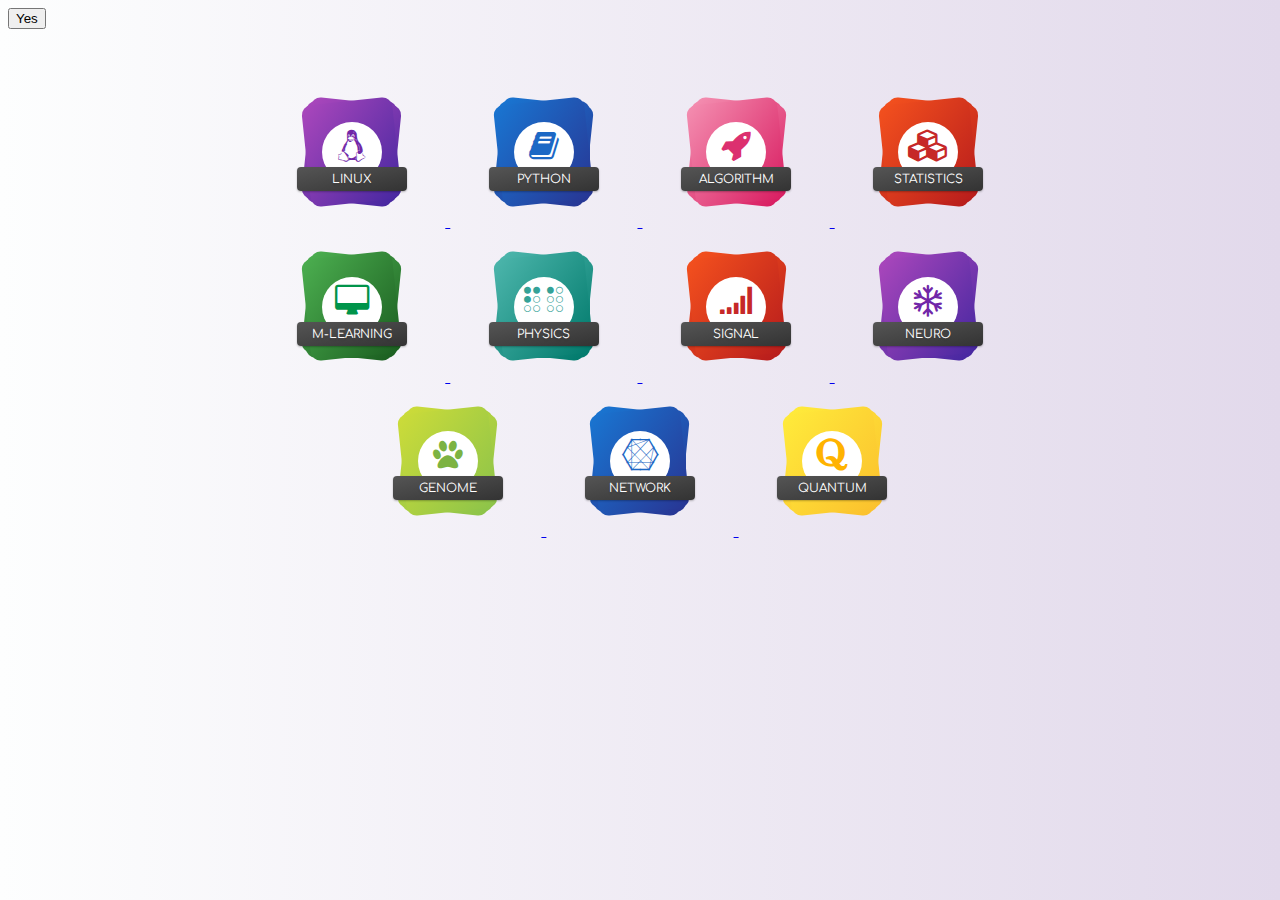
<file: index.html>
<!DOCTYPE html>
<html lang="en" >

<head>
  <meta charset="UTF-8">
  <title>TeachMe.Codes</title>
  
  <!-- Mobile Specific Meta -->
  <meta name="viewport" content="width=device-width, initial-scale=1, shrink-to-fit=no">
  <!-- Favicon-->
  <link rel="shortcut icon" href="img/favicon.ico">

  
  <link href="https://fonts.googleapis.com/css?family=Comfortaa:700" rel="stylesheet">
  <link rel="stylesheet" href="https://maxcdn.bootstrapcdn.com/font-awesome/4.7.0/css/font-awesome.min.css">
  <link rel="stylesheet" href="css/style.css">

  
<!-- Google tag (gtag.js) -->
<script async src="https://www.googletagmanager.com/gtag/js?id=G-ECS7B3X8JM"></script>
<script>
  window.dataLayer = window.dataLayer || [];
  function gtag(){dataLayer.push(arguments);}
  gtag('js', new Date());

  gtag('config', 'G-ECS7B3X8JM');
</script>


<!-- Google Tag Manager -->
<script>(function(w,d,s,l,i){w[l]=w[l]||[];w[l].push({'gtm.start':
new Date().getTime(),event:'gtm.js'});var f=d.getElementsByTagName(s)[0],
j=d.createElement(s),dl=l!='dataLayer'?'&l='+l:'';j.async=true;j.src=
'https://www.googletagmanager.com/gtm.js?id='+i+dl;f.parentNode.insertBefore(j,f);
})(window,document,'script','dataLayer','GTM-M8RGC2CX');</script>
<!-- End Google Tag Manager -->


<script>
  // Define dataLayer and the gtag function.
  window.dataLayer = window.dataLayer || [];
  function gtag(){dataLayer.push(arguments);}

  // Set default consent to 'denied' as a placeholder
  // Determine actual values based on your own requirements
  gtag('consent', 'default', {
    'ad_storage': 'denied',
    'ad_user_data': 'denied',
    'ad_personalization': 'denied',
    'analytics_storage': 'denied'
  });
</script>

<!-- Google Tag Manager -->
<script>(function(w,d,s,l,i){w[l]=w[l]||[];w[l].push({'gtm.start':
new Date().getTime(),event:'gtm.js'});var f=d.getElementsByTagName(s)[0],
j=d.createElement(s),dl=l!='dataLayer'?'&l='+l:'';j.async=true;j.src=
'https://www.googletagmanager.com/gtm.js?id='+i+dl;f.parentNode.insertBefore(j,f);
})(window,document,'script','dataLayer','GTM-M8RGC2CX');</script>
<!-- End Google Tag Manager -->

<!-- Create one update function for each consent parameter -->
<script>
  function consentGrantedAdStorage() {
    gtag('consent', 'update', {
      'ad_storage': 'granted'
    });
  }
</script>
  

  
</head>

<body>

<button onclick="consentGrantedAdStorage()">Yes</button>

<!-- Google Tag Manager (noscript) -->
<noscript><iframe src="https://www.googletagmanager.com/ns.html?id=GTM-M8RGC2CX"
height="0" width="0" style="display:none;visibility:hidden"></iframe></noscript>
<!-- End Google Tag Manager (noscript) -->


<div class="main-wrapper">


  <a href="pages/linux.html" target="_blank">
  <div class="badge purple">
    <div class="circle"> <i class="fa fa-linux"></i></div>
    <div class="ribbon">Linux</div>
  </div>
  </a>

  <a href="pages/python.html" target="_blank">
  <div class="badge blue-dark">
    <div class="circle" > <i class="fa fa-book" ></i></div>
    <div class="ribbon">Python</div>
  </div>
  </a>

  <a href="pages/algorithm.html" target="_blank">
  <div class="badge pink">
    <div class="circle"> <i class="fa fa-rocket"></i></div>
    <div class="ribbon">Algorithm</div>
  </div>
  </a>

  

  <a href="pages/stat.html" target="_blank">
  <div class="badge red">
    <div class="circle"><i class="fa fa-cubes"></i></div>
    <div class="ribbon">Statistics</div>
  </div>
  </a>



<a href="pages/mlearn.html" target="_blank">
  <div class="badge green-dark">
    <div class="circle"> <i class="fa fa-desktop"></i></div>
    <div class="ribbon">M-Learning</div>
  </div>
  </a>



  <a href="pages/physics.html" target="_blank">
  <div class="badge teal">
    <div class="circle"> <i class="fa fa-braille"></i></div>
    <div class="ribbon">Physics</div>
  </div>
  </a>


  
  <a href="pages/signal.html" target="_blank">
  <div class="badge red">
    <div class="circle"> <i class="fa fa-signal"></i></div>
    <div class="ribbon">Signal</div>
  </div>
  </a>

  <a href="pages/neuro.html" target="_blank">
  <div class="badge purple">
    <div class="circle"> <i class="fa fa-snowflake-o"></i></div>
    <div class="ribbon">Neuro</div>
  </div>
  </a>

<a href="pages/gnome.html" target="_blank">
  <div class="badge green">
    <div class="circle"> <i class="fa fa-paw"></i></div>
    <div class="ribbon">Genome</div>
  </div>
  </a>

  <a href="pages/network.html" target="_blank">
  <div class="badge blue-dark">
    <div class="circle"> <i class="fa fa-connectdevelop"></i></div>
    <div class="ribbon">Network</div>
  </div>
  </a>


  <a href="pages/quantum.html" target="_blank">
  <div class="badge yellow">
    <div class="circle"> <i class="fa fa-quora"></i></div>
    <div class="ribbon">Quantum</div>
  </div>
  </a>

</div>



  
  

</body>

</html>
</file>
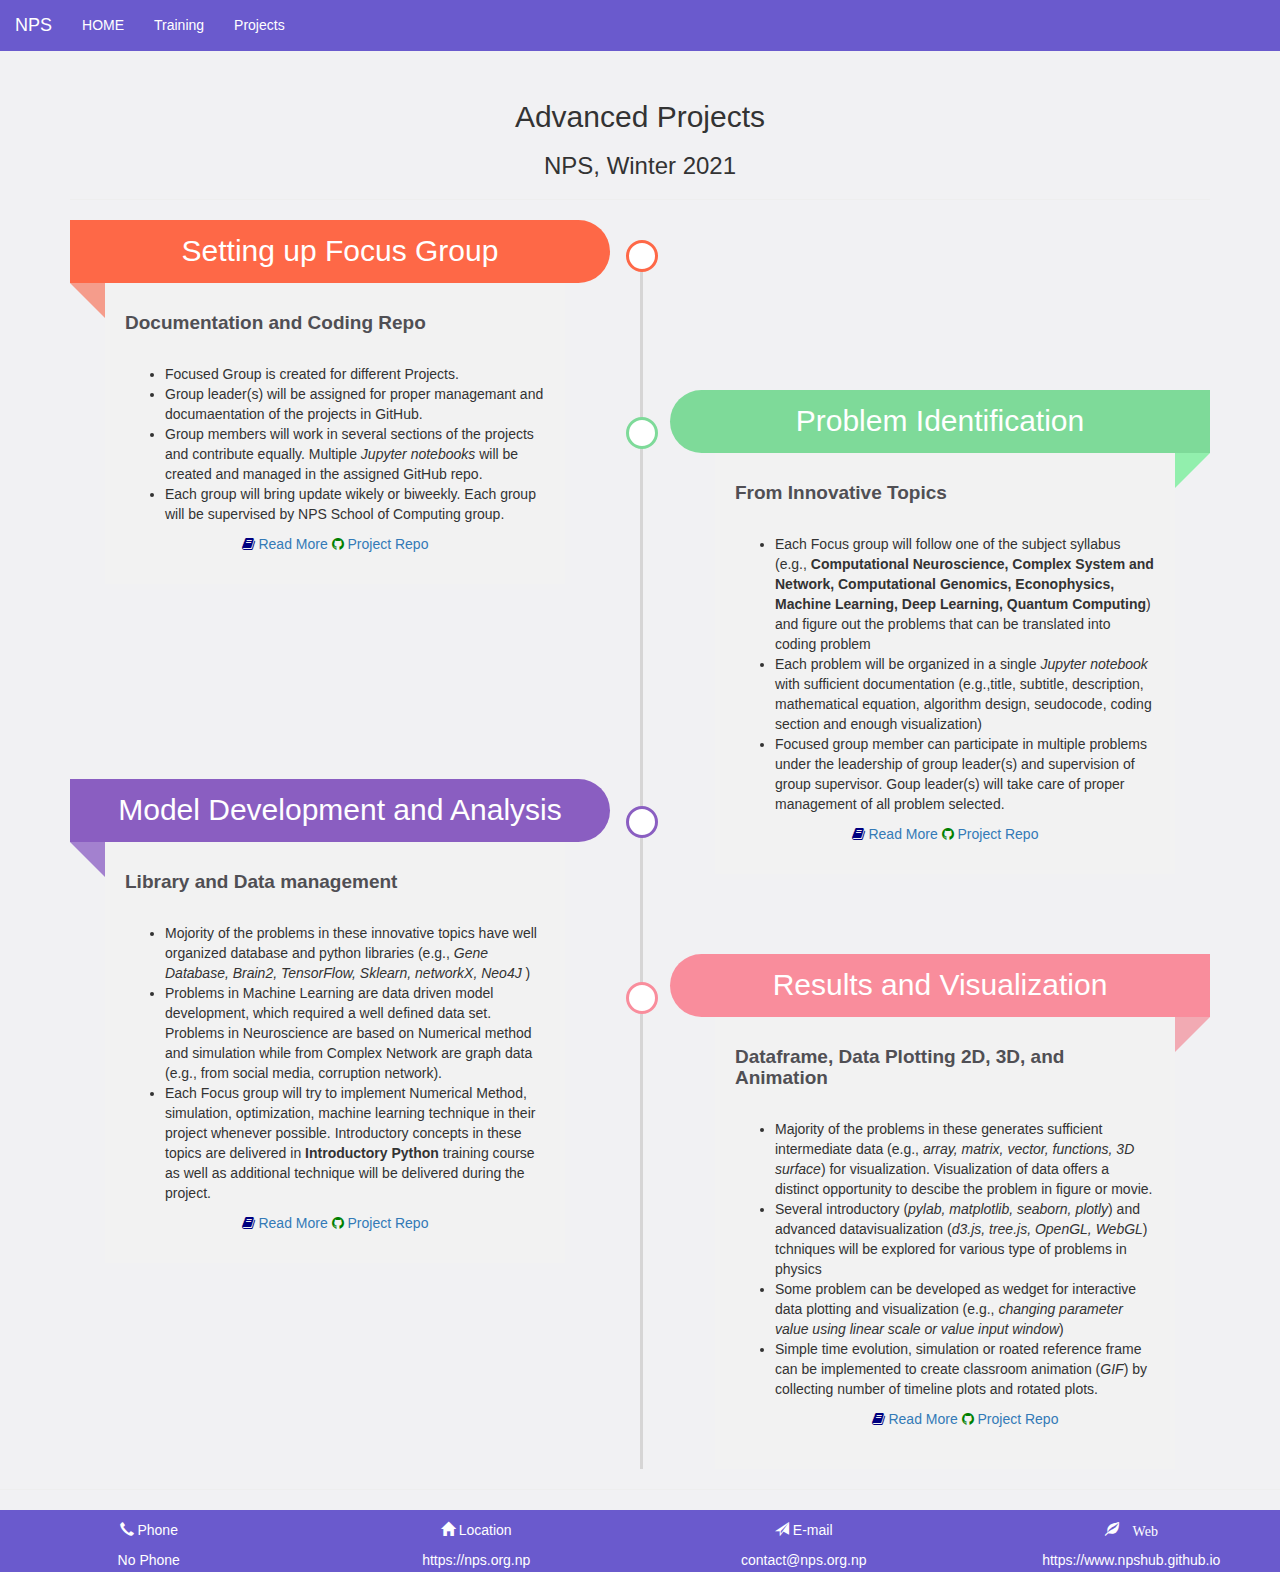
<file: pages/advance.html>
<!DOCTYPE html>
<html lang="en">
    <head>
        <title>NPS</title>
        <meta charset="utf-8">
        <!-- Favicon-->
        <link rel="shortcut icon" href="../img/n.ico">
        <meta name="viewport" content="width=device-width, initial-scale=1">
        <link href="css/timeline.css" rel="stylesheet">
        <link rel="stylesheet" href="https://use.fontawesome.com/releases/v5.2.0/css/all.css" integrity="sha384-hWVjflwFxL6sNzntih27bfxkr27PmbbK/iSvJ+a4+0owXq79v+lsFkW54bOGbiDQ" crossorigin="anonymous">

        
<link rel="stylesheet" href="https://cdnjs.cloudflare.com/ajax/libs/font-awesome/4.7.0/css/font-awesome.min.css">

<!-- Latest compiled and minified CSS -->
<link rel="stylesheet" href="https://maxcdn.bootstrapcdn.com/bootstrap/3.4.0/css/bootstrap.min.css">


<!-- Latest compiled JavaScript -->
<script src="https://maxcdn.bootstrapcdn.com/bootstrap/3.4.0/js/bootstrap.min.js"></script>

</head>
<body  style = "background-color: #F1F1F3;">
<nav class="navbar navbar-white navbar-fixed-top" style = "background-color: SlateBlue;">
  <div class="container-fluid">
    <div class="navbar-header">
      <button type="button" class="navbar-toggle" data-toggle="collapse" data-target="#myNavbar">
        <span class="icon-bar"></span>
        <span class="icon-bar"></span>
        <span class="icon-bar"></span>                        
      </button>
      <a class="navbar-brand" href="https://npshub.github.io" style="color:white;">NPS</a>
    </div>
    <div class="collapse navbar-collapse" id="myNavbar">
      <ul class="nav navbar-nav navbar-left">
        <li><a href="https://npshub.github.io" style="color:white;">HOME</a></li>
        <li><a href="https://npshub.github.io" style="color:white;">Training</a></li>
        <li><a href="https://npshub.github.io" style="color:white;">Projects</a></li>
      </ul>
    </div>
  </div>
</nav>
<br>
<br>
<br>
<br>
        <div class="container">
            <center>
            <h2>Advanced Projects</h2>
            <h3> NPS, Winter 2021 </h3>
            </center>
            <hr>
            <div class="row">
                <div class="col-md-12">
                    <div class="main-timeline8">
                        <div class="timeline">
                            <span class="timeline-icon"></span>
                            <span class="year"> Setting up Focus Group </span>
                            <div class="timeline-content">
                                <h3 class="title"> Documentation and Coding Repo</h3>
                                <p class="description" >
                                    <ul>
                                        <br>
                                    <li> Focused Group is created for different Projects. </li>
                                    <li> Group leader(s) will be assigned for proper managemant and documaentation of the projects in GitHub. </li>
                                    <li> Group members will work in several sections of the projects and contribute equally. Multiple <em>Jupyter notebooks</em> will be created and managed in the assigned GitHub repo. </li>
                                    <li>Each group will bring update wikely or biweekly. Each group will be supervised by NPS School of Computing group. </li>
                                </ul>
                                </p>

                                <center> <a href="https://www.teachme.codes/docs" target="_blank"> <span class="fa fa-book" style="color:navy"></span> Read More </a>  <a href="https://github.com/npshub" target="_blank"> <span class="fa fa-github" style="color:green"></span> Project Repo </a> </center>

                            </div>
                        </div>


                        <div class="timeline">
                            <span class="timeline-icon"></span>
                            <span class="year"> Problem Identification </span>
                            <div class="timeline-content">
                                <h3 class="title text-left"> From Innovative Topics </h3>
                                
                                
                                <p class="description" >
                                    <ul>
                                        <br>
                                    <li class="text-left"> Each Focus group will follow one of the subject syllabus (e.g., <b>Computational Neuroscience, Complex System and Network, Computational Genomics, Econophysics, Machine Learning, Deep Learning, Quantum Computing</b>) and figure out the problems that can be translated into coding problem </li>
                                    <li class="text-left"> Each problem will be organized in a single <em>Jupyter notebook </em> with sufficient documentation (e.g.,title, subtitle, description, mathematical equation, algorithm design, seudocode, coding section and enough visualization) </li>
                                    <li class="text-left"> Focused group member can participate in multiple problems under the leadership of group leader(s) and supervision of group supervisor. Goup leader(s) will take care of proper management of all problem selected.</li>
                                </ul>
                                </p>
                                <center> <a href="https://www.teachme.codes/docs" target="_blank"> <span class="fa fa-book" style="color:navy"></span> Read More </a>  <a href="https://github.com/npshub" target="_blank"> <span class="fa fa-github" style="color:green"></span> Project Repo </a> </center>
                            </div>
                        </div>


                        <div class="timeline">
                            <span class="timeline-icon"></span>
                            <span class="year"> Model Development and Analysis </span>
                            <div class="timeline-content">
                                <h3 class="title"> Library and Data management </h3>
                                
                                <p class="description">
                                    <ul>
                                        <br>
                                    <li> Mojority of the problems in these innovative topics have well organized database and python libraries (e.g., <em> Gene Database, Brain2, TensorFlow, Sklearn, networkX, Neo4J </em>)</li>
                                    <li> Problems in Machine Learning are data driven model development, which required a well defined data set. Problems in Neuroscience are based on Numerical method and simulation while from Complex Network are graph data (e.g., from social media, corruption network). </li>
                                    <li> Each Focus group will try to implement Numerical Method, simulation, optimization, machine learning technique in their project whenever possible. Introductory concepts in these topics are delivered in <b>Introductory Python</b> training course as well as additional technique will be delivered during the project.</li>
                                </ul>
                                </p>
                                <center> <a href="https://www.teachme.codes/docs" target="_blank"> <span class="fa fa-book" style="color:navy"></span> Read More </a>  <a href="https://github.com/npshub" target="_blank"> <span class="fa fa-github" style="color:green"></span> Project Repo </a> </center>
                            </div>
                        </div>



                        <div class="timeline">
                            <span class="timeline-icon"></span>
                            <span class="year"> Results and Visualization</span>
                            <div class="timeline-content">
                                <h3 class="title text-left"> Dataframe, Data Plotting 2D, 3D, and Animation</h3>
                                
                                <p class="description" >
                                    <ul>
                                        <br>
                                        <li class="text-left">Majority of the problems in these generates sufficient intermediate data (e.g., <em>array, matrix, vector, functions, 3D surface</em>) for visualization. Visualization of data offers a distinct opportunity to descibe the problem in figure or movie. </li>
                                        <li class="text-left">Several introductory (<em>pylab, matplotlib, seaborn, plotly</em>) and advanced datavisualization (<em>d3.js, tree.js, OpenGL, WebGL</em>) tchniques will be explored for various type of problems in physics</li>
                                        <li class="text-left">Some problem can be developed as wedget for interactive data plotting and visualization (e.g., <em> changing parameter value using linear scale or value input window</em>)</li>
                                        <li class="text-left"> Simple time evolution, simulation or roated reference frame can be implemented to create classroom animation (<em>GIF</em>) by collecting number of timeline plots and rotated plots.</li>
                                    </li>
                                </p>
                                <center> <a href="https://www.teachme.codes/docs" target="_blank"> <span class="fa fa-book" style="color:navy"></span> Read More </a>  <a href="https://github.com/npshub" target="_blank"> <span class="fa fa-github" style="color:green"></span> Project Repo </a> </center>
                            </div>
                        </div>


                    </div>
                </div>
            </div>
        </div>
        <hr>
        
        <script src="https://ajax.googleapis.com/ajax/libs/jquery/3.3.1/jquery.min.js"></script>
        <script src="https://maxcdn.bootstrapcdn.com/bootstrap/3.3.7/js/bootstrap.min.js"></script> 


    <!-- Footer -->

<footer style = "background-color: SlateBlue;> 
<div class="container-fluid" color:white !important;">
    <div class="row text-center" style="padding-top:10px">
        <div class="col-sm-3 col-xs-6">
            <p style="color:white;"><span class="glyphicon glyphicon-earphone"></span> Phone</p>
            <p style="margin-bottom:2px;color:white;"> No Phone </p>
        </div>
        <div class="col-sm-3 col-xs-6">
            <p style="color:white;"><span class="glyphicon glyphicon-home"></span> Location</p>
            <p style="margin-bottom:2px;color:white;"> https://nps.org.np </a> </p>
        </div>
        <div class="col-sm-3 col-xs-6">
            <p style="color:white;"><span class="glyphicon glyphicon-send"></span> E-mail</p>
            <p style="margin-bottom:2px;color:white;">contact@nps.org.np</p>
        </div>
        <div class="col-sm-3 col-xs-6">
            <p style="color:white;"><span class="glyphicon glyphicon-leaf"> Web</p>
            <p style="margin-bottom:2px;color:white;">https://www.npshub.github.io </a></p>
        </div>
    </div>
</div>
</footer> 
       
       
    </body>
</html>
</file>
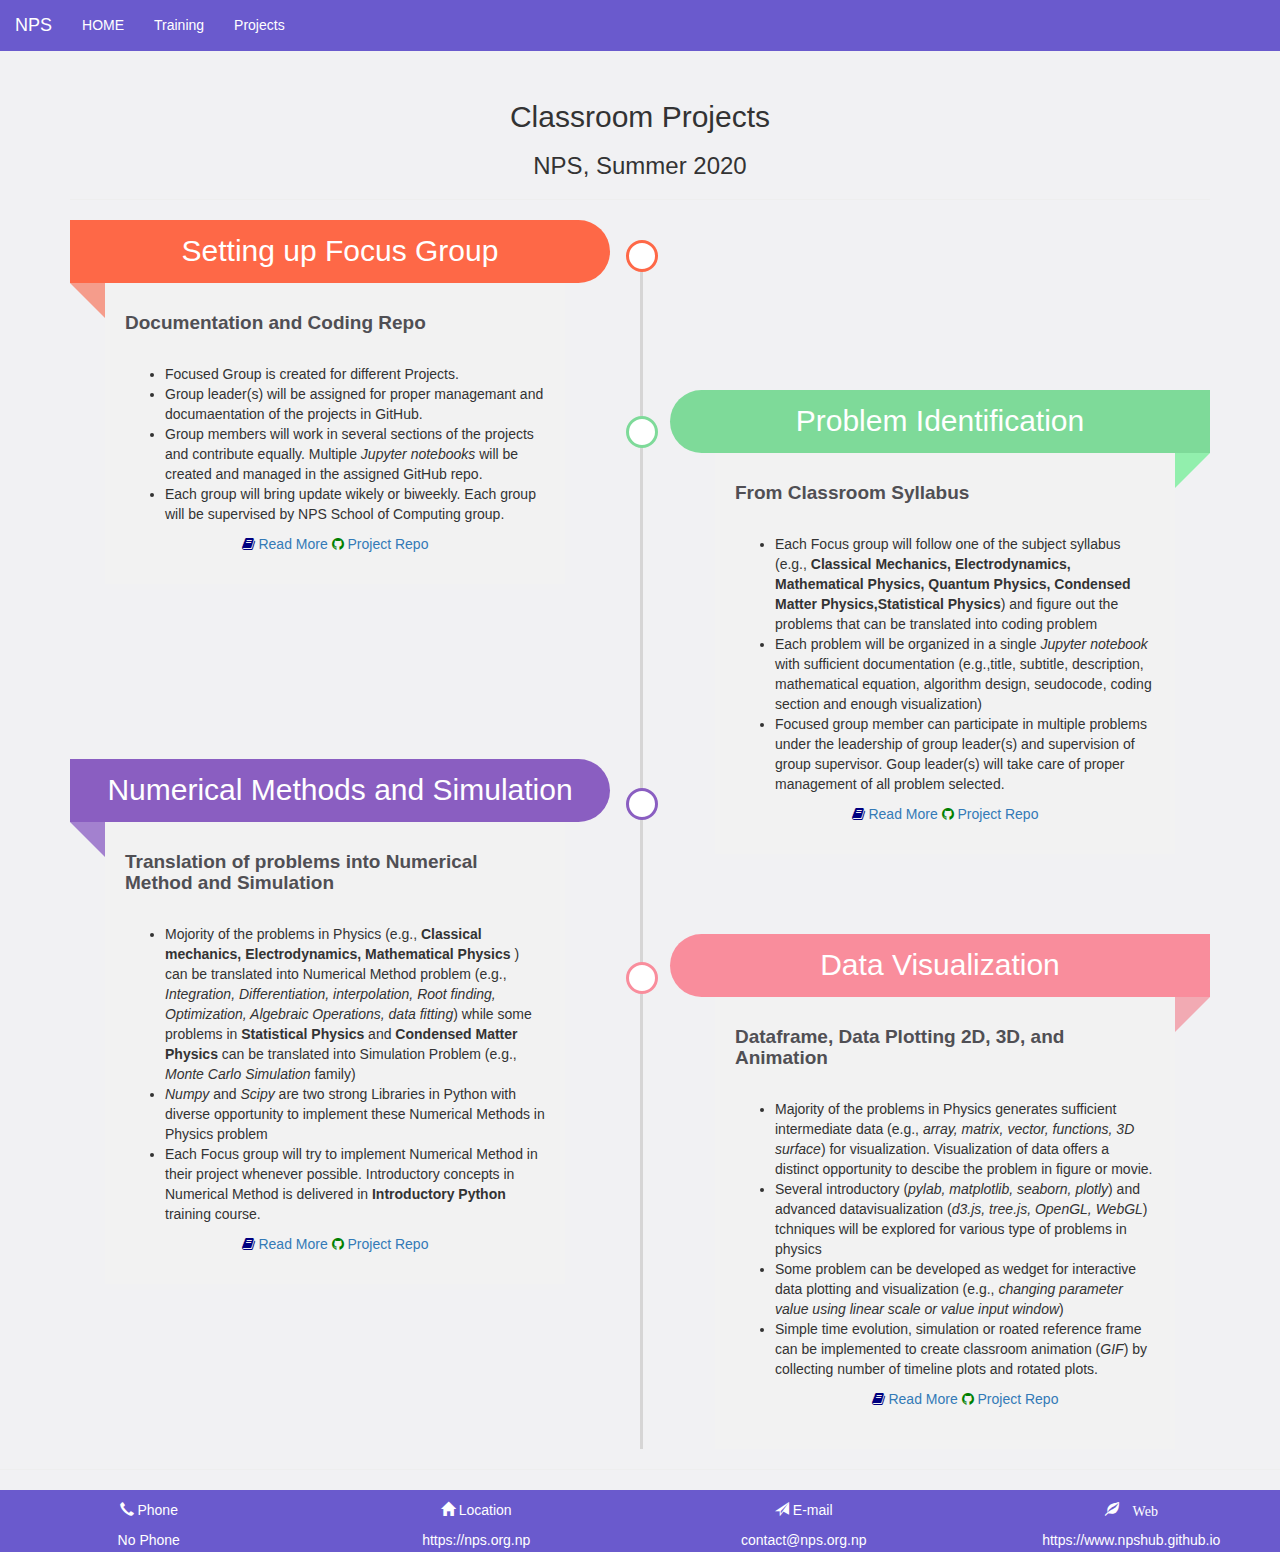
<file: pages/classroom.html>
<!DOCTYPE html>
<html lang="en">
    <head>
        <title>NPS</title>
        <meta charset="utf-8">
        <!-- Favicon-->
        <link rel="shortcut icon" href="../img/n.ico">
        <meta name="viewport" content="width=device-width, initial-scale=1">
        <link href="css/timeline.css" rel="stylesheet">
        <link rel="stylesheet" href="https://use.fontawesome.com/releases/v5.2.0/css/all.css" integrity="sha384-hWVjflwFxL6sNzntih27bfxkr27PmbbK/iSvJ+a4+0owXq79v+lsFkW54bOGbiDQ" crossorigin="anonymous">

        
<link rel="stylesheet" href="https://cdnjs.cloudflare.com/ajax/libs/font-awesome/4.7.0/css/font-awesome.min.css">

<!-- Latest compiled and minified CSS -->
<link rel="stylesheet" href="https://maxcdn.bootstrapcdn.com/bootstrap/3.4.0/css/bootstrap.min.css">


<!-- Latest compiled JavaScript -->
<script src="https://maxcdn.bootstrapcdn.com/bootstrap/3.4.0/js/bootstrap.min.js"></script>

</head>
<body  style = "background-color: #F1F1F3;">
<nav class="navbar navbar-white navbar-fixed-top" style = "background-color: SlateBlue;">
  <div class="container-fluid">
    <div class="navbar-header">
      <button type="button" class="navbar-toggle" data-toggle="collapse" data-target="#myNavbar">
        <span class="icon-bar"></span>
        <span class="icon-bar"></span>
        <span class="icon-bar"></span>                        
      </button>
      <a class="navbar-brand" href="https://npshub.github.io" style="color:white;">NPS</a>
    </div>
    <div class="collapse navbar-collapse" id="myNavbar">
      <ul class="nav navbar-nav navbar-left">
        <li><a href="https://npshub.github.io" style="color:white;">HOME</a></li>
        <li><a href="https://npshub.github.io" style="color:white;">Training</a></li>
        <li><a href="https://npshub.github.io" style="color:white;">Projects</a></li>
      </ul>
    </div>
  </div>
</nav>
<br>
<br>
<br>
<br>
        <div class="container">
            <center>
            <h2>Classroom Projects</h2>
            <h3> NPS, Summer 2020 </h3>
            </center>
            <hr>
            <div class="row">
                <div class="col-md-12">
                    <div class="main-timeline8">
                        <div class="timeline">
                            <span class="timeline-icon"></span>
                            <span class="year"> Setting up Focus Group </span>
                            <div class="timeline-content">
                                <h3 class="title"> Documentation and Coding Repo</h3>
                                <p class="description" >
                                    <ul>
                                        <br>
                                    <li> Focused Group is created for different Projects. </li>
                                    <li> Group leader(s) will be assigned for proper managemant and documaentation of the projects in GitHub. </li>
                                    <li> Group members will work in several sections of the projects and contribute equally. Multiple <em>Jupyter notebooks</em> will be created and managed in the assigned GitHub repo. </li>
                                    <li>Each group will bring update wikely or biweekly. Each group will be supervised by NPS School of Computing group. </li>
                                </ul>
                                </p>

                                <center> <a href="https://www.teachme.codes/docs" target="_blank"> <span class="fa fa-book" style="color:navy"></span> Read More </a>  <a href="https://github.com/npshub" target="_blank"> <span class="fa fa-github" style="color:green"></span> Project Repo </a> </center>

                            </div>
                        </div>


                        <div class="timeline">
                            <span class="timeline-icon"></span>
                            <span class="year"> Problem Identification </span>
                            <div class="timeline-content">
                                <h3 class="title text-left"> From Classroom Syllabus </h3>
                                
                                
                                <p class="description" >
                                    <ul>
                                        <br>
                                    <li class="text-left"> Each Focus group will follow one of the subject syllabus (e.g., <b>Classical Mechanics, Electrodynamics, Mathematical Physics, Quantum Physics, Condensed Matter Physics,Statistical Physics</b>) and figure out the problems that can be translated into coding problem </li>
                                    <li class="text-left"> Each problem will be organized in a single <em>Jupyter notebook </em> with sufficient documentation (e.g.,title, subtitle, description, mathematical equation, algorithm design, seudocode, coding section and enough visualization) </li>
                                    <li class="text-left"> Focused group member can participate in multiple problems under the leadership of group leader(s) and supervision of group supervisor. Goup leader(s) will take care of proper management of all problem selected.</li>
                                </ul>
                                </p>
                                <center> <a href="https://www.teachme.codes/docs" target="_blank"> <span class="fa fa-book" style="color:navy"></span> Read More </a>  <a href="https://github.com/npshub" target="_blank"> <span class="fa fa-github" style="color:green"></span> Project Repo </a> </center>
                            </div>
                        </div>


                        <div class="timeline">
                            <span class="timeline-icon"></span>
                            <span class="year"> Numerical Methods and Simulation</span>
                            <div class="timeline-content">
                                <h3 class="title"> Translation of problems into Numerical Method and Simulation </h3>
                                
                                <p class="description">
                                    <ul>
                                        <br>
                                    <li> Mojority of the problems in Physics (e.g., <b> Classical mechanics, Electrodynamics, Mathematical Physics </b>) can be translated into Numerical Method problem (e.g., <em> Integration, Differentiation, interpolation, Root finding, Optimization, Algebraic Operations, data fitting</em>) while some problems in <b>Statistical Physics</b> and <b> Condensed Matter Physics</b> can be translated into Simulation Problem (e.g., <em>Monte Carlo Simulation</em> family) </li>
                                    <li> <em>Numpy</em> and <em>Scipy</em> are two strong Libraries in Python with diverse opportunity to implement these Numerical Methods in Physics problem </li>
                                    <li> Each Focus group will try to implement Numerical Method in their project whenever possible. Introductory concepts in Numerical Method is delivered in <b>Introductory Python</b> training course.</li>
                                </ul>
                                </p>
                                <center> <a href="https://www.teachme.codes/docs" target="_blank"> <span class="fa fa-book" style="color:navy"></span> Read More </a>  <a href="https://github.com/npshub" target="_blank"> <span class="fa fa-github" style="color:green"></span> Project Repo </a> </center>
                            </div>
                        </div>



                        <div class="timeline">
                            <span class="timeline-icon"></span>
                            <span class="year"> Data Visualization</span>
                            <div class="timeline-content">
                                <h3 class="title text-left"> Dataframe, Data Plotting 2D, 3D, and Animation</h3>
                                
                                <p class="description" >
                                    <ul>
                                        <br>
                                        <li class="text-left">Majority of the problems in Physics generates sufficient intermediate data (e.g., <em>array, matrix, vector, functions, 3D surface</em>) for visualization. Visualization of data offers a distinct opportunity to descibe the problem in figure or movie. </li>
                                        <li class="text-left">Several introductory (<em>pylab, matplotlib, seaborn, plotly</em>) and advanced datavisualization (<em>d3.js, tree.js, OpenGL, WebGL</em>) tchniques will be explored for various type of problems in physics</li>
                                        <li class="text-left">Some problem can be developed as wedget for interactive data plotting and visualization (e.g., <em> changing parameter value using linear scale or value input window</em>)</li>
                                        <li class="text-left"> Simple time evolution, simulation or roated reference frame can be implemented to create classroom animation (<em>GIF</em>) by collecting number of timeline plots and rotated plots.</li>
                                    </li>
                                </p>
                                <center> <a href="https://www.teachme.codes/docs" target="_blank"> <span class="fa fa-book" style="color:navy"></span> Read More </a>  <a href="https://github.com/npshub" target="_blank"> <span class="fa fa-github" style="color:green"></span> Project Repo </a> </center>
                            </div>
                        </div>


                    </div>
                </div>
            </div>
        </div>
        <hr>
        
        <script src="https://ajax.googleapis.com/ajax/libs/jquery/3.3.1/jquery.min.js"></script>
        <script src="https://maxcdn.bootstrapcdn.com/bootstrap/3.3.7/js/bootstrap.min.js"></script> 


    <!-- Footer -->

<footer style = "background-color: SlateBlue;> 
<div class="container-fluid" color:white !important;">
    <div class="row text-center" style="padding-top:10px">
        <div class="col-sm-3 col-xs-6">
            <p style="color:white;"><span class="glyphicon glyphicon-earphone"></span> Phone</p>
            <p style="margin-bottom:2px;color:white;"> No Phone </p>
        </div>
        <div class="col-sm-3 col-xs-6">
            <p style="color:white;"><span class="glyphicon glyphicon-home"></span> Location</p>
            <p style="margin-bottom:2px;color:white;"> https://nps.org.np </a> </p>
        </div>
        <div class="col-sm-3 col-xs-6">
            <p style="color:white;"><span class="glyphicon glyphicon-send"></span> E-mail</p>
            <p style="margin-bottom:2px;color:white;">contact@nps.org.np</p>
        </div>
        <div class="col-sm-3 col-xs-6">
            <p style="color:white;"><span class="glyphicon glyphicon-leaf"> Web</p>
            <p style="margin-bottom:2px;color:white;">https://www.npshub.github.io </a></p>
        </div>
    </div>
</div>
</footer> 
       
       
    </body>
</html>
</file>
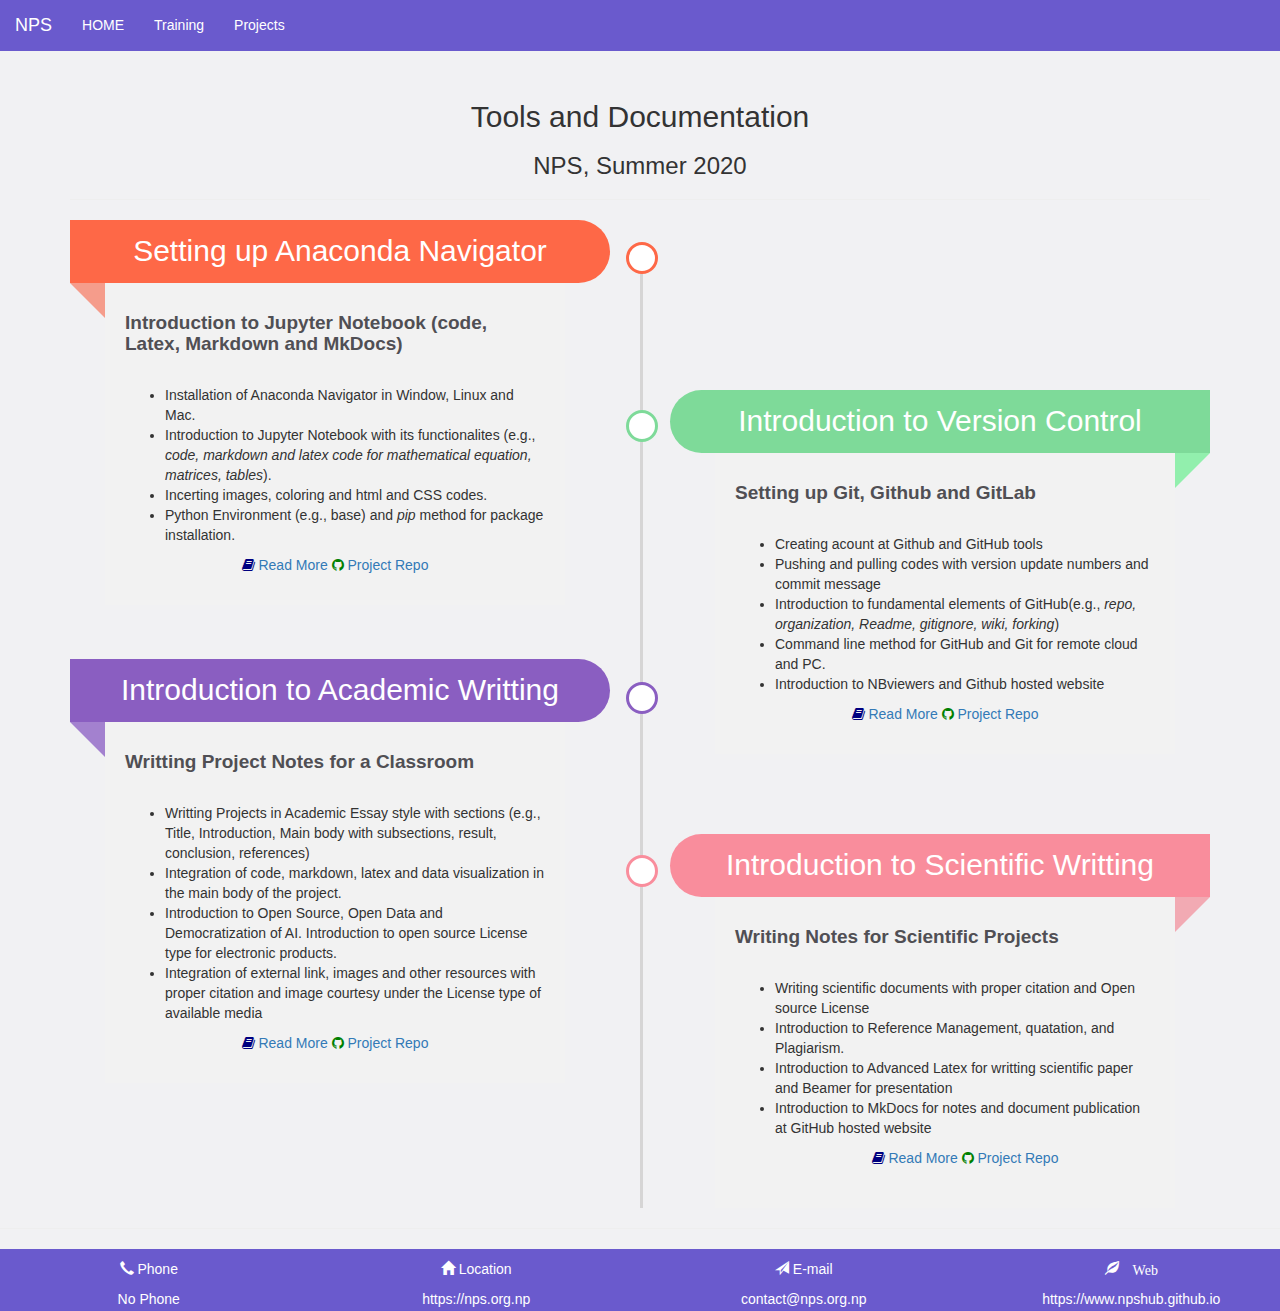
<file: pages/document.html>
<!DOCTYPE html>
<html lang="en">
    <head>
        <title>NPS</title>
        <meta charset="utf-8">
        <!-- Favicon-->
        <link rel="shortcut icon" href="../img/n.ico">
        <meta name="viewport" content="width=device-width, initial-scale=1">
        <link href="css/timeline.css" rel="stylesheet">
        <link rel="stylesheet" href="https://use.fontawesome.com/releases/v5.2.0/css/all.css" integrity="sha384-hWVjflwFxL6sNzntih27bfxkr27PmbbK/iSvJ+a4+0owXq79v+lsFkW54bOGbiDQ" crossorigin="anonymous">

        
<link rel="stylesheet" href="https://cdnjs.cloudflare.com/ajax/libs/font-awesome/4.7.0/css/font-awesome.min.css">

<!-- Latest compiled and minified CSS -->
<link rel="stylesheet" href="https://maxcdn.bootstrapcdn.com/bootstrap/3.4.0/css/bootstrap.min.css">


<!-- Latest compiled JavaScript -->
<script src="https://maxcdn.bootstrapcdn.com/bootstrap/3.4.0/js/bootstrap.min.js"></script>

</head>
<body  style = "background-color: #F1F1F3;">
<nav class="navbar navbar-white navbar-fixed-top" style = "background-color: SlateBlue;">
  <div class="container-fluid">
    <div class="navbar-header">
      <button type="button" class="navbar-toggle" data-toggle="collapse" data-target="#myNavbar">
        <span class="icon-bar"></span>
        <span class="icon-bar"></span>
        <span class="icon-bar"></span>                        
      </button>
      <a class="navbar-brand" href="https://npshub.github.io" style="color:white;">NPS</a>
    </div>
    <div class="collapse navbar-collapse" id="myNavbar">
      <ul class="nav navbar-nav navbar-left">
        <li><a href="https://npshub.github.io" style="color:white;">HOME</a></li>
        <li><a href="https://npshub.github.io" style="color:white;">Training</a></li>
        <li><a href="https://npshub.github.io" style="color:white;">Projects</a></li>
      </ul>
    </div>
  </div>
</nav>
<br>
<br>
<br>
<br>
        <div class="container">
            <center>
            <h2>Tools and Documentation</h2>
            <h3> NPS, Summer 2020 </h3>
            </center>
            <hr>
            <div class="row">
                <div class="col-md-12">
                    <div class="main-timeline8">
                        <div class="timeline">
                            <span class="timeline-icon"></span>
                            <span class="year"> Setting up Anaconda Navigator </span>
                            <div class="timeline-content">
                                <h3 class="title"> Introduction to Jupyter Notebook (code, Latex, Markdown and MkDocs)  </h3>
                                <p class="description" >
                                    <ul>
                                        <br>
                                    <li> Installation of Anaconda Navigator in Window, Linux and Mac.</li>
                                    <li> Introduction to Jupyter Notebook with its functionalites (e.g., <em> code, markdown and latex code for mathematical equation, matrices, tables</em>). </li>
                                    <li> Incerting images, coloring and html and CSS codes. </li>
                                    <li> Python Environment (e.g., base) and <em> pip </em> method for package installation. </li>
                                </ul>
                                </p>

                                <center> <a href="https://github.com/npshub/documentation" target="_blank"> <span class="fa fa-book" style="color:navy"></span> Read More </a>  <a href="https://github.com/npshub" target="_blank"> <span class="fa fa-github" style="color:green"></span> Project Repo </a> </center>

                            </div>
                        </div>


                        <div class="timeline">
                            <span class="timeline-icon"></span>
                            <span class="year"> Introduction to Version Control </span>
                            <div class="timeline-content">
                                <h3 class="title text-left"> Setting up Git, Github and GitLab </h3>
                                
                                
                                <p class="description" >
                                    <ul>
                                        <br>
                                    <li class="text-left"> Creating acount at Github and GitHub tools </li>
                                    <li class="text-left"> Pushing and pulling codes with version update numbers and commit message </li>
                                    <li class="text-left"> Introduction to fundamental elements of GitHub(e.g., <em> repo, organization, Readme, gitignore, wiki, forking</em>) </li>
                                    <li class="text-left"> Command line method for GitHub and Git for remote cloud and PC.</li>
                                    <li class="text-left"> Introduction to NBviewers and Github hosted website</li>

                                </ul>
                                </p>

                                <center> <a href="https://www.teachme.codes/docs" target="_blank"> <span class="fa fa-book" style="color:navy"></span> Read More </a>  <a href="https://github.com/npshub" target="_blank"> <span class="fa fa-github" style="color:green"></span> Project Repo </a> </center>
                            </div>
                        </div>


                        <div class="timeline">
                            <span class="timeline-icon"></span>
                            <span class="year"> Introduction to Academic Writting</span>
                            <div class="timeline-content">
                                <h3 class="title"> Writting Project Notes for a Classroom </h3>
                                
                                <p class="description">
                                    <ul>
                                        <br>
                                    <li> Writting Projects in Academic Essay style with sections (e.g., Title, Introduction, Main body with subsections, result, conclusion, references)</li>
                                    <li> Integration of code, markdown, latex and data visualization in the main body of the project. </li>
                                    <li> Introduction to Open Source, Open Data and Democratization of AI. Introduction to open source License type for electronic products. </li>
                                    <li> Integration of external link, images and other resources with proper citation and image courtesy under the License type of available media</li>
                                </ul>
                                </p>
                                <center> <a href="https://www.teachme.codes/docs" target="_blank"> <span class="fa fa-book" style="color:navy"></span> Read More </a>  <a href="https://github.com/npshub" target="_blank"> <span class="fa fa-github" style="color:green"></span> Project Repo </a> </center>
                            </div>
                        </div>



                        <div class="timeline">
                            <span class="timeline-icon"></span>
                            <span class="year"> Introduction to Scientific Writting</span>
                            <div class="timeline-content">
                                <h3 class="title text-left"> Writing Notes for Scientific Projects </h3>
                                
                                <p class="description" >
                                    <ul>
                                        <br>
                                        <li class="text-left"> Writing scientific documents with proper citation and Open source License </li>
                                        <li class="text-left"> Introduction to Reference Management, quatation, and Plagiarism. </li>
                                        <li class="text-left"> Introduction to Advanced Latex  for writting scientific paper and Beamer for presentation </li>
                                        <li class="text-left"> Introduction to MkDocs for notes and document publication at GitHub hosted website</li>
                                    </li>
                                </p>
                                <center> <a href="https://www.teachme.codes/docs" target="_blank"> <span class="fa fa-book" style="color:navy"></span> Read More </a>  <a href="https://github.com/npshub" target="_blank"> <span class="fa fa-github" style="color:green"></span> Project Repo </a> </center>
                            </div>
                        </div>


                    </div>
                </div>
            </div>
        </div>
        <hr>
        
        <script src="https://ajax.googleapis.com/ajax/libs/jquery/3.3.1/jquery.min.js"></script>
        <script src="https://maxcdn.bootstrapcdn.com/bootstrap/3.3.7/js/bootstrap.min.js"></script> 


    <!-- Footer -->

<footer style = "background-color: SlateBlue;> 
<div class="container-fluid" color:white !important;">
    <div class="row text-center" style="padding-top:10px">
        <div class="col-sm-3 col-xs-6">
            <p style="color:white;"><span class="glyphicon glyphicon-earphone"></span> Phone</p>
            <p style="margin-bottom:2px;color:white;"> No Phone </p>
        </div>
        <div class="col-sm-3 col-xs-6">
            <p style="color:white;"><span class="glyphicon glyphicon-home"></span> Location</p>
            <p style="margin-bottom:2px;color:white;"> https://nps.org.np </a> </p>
        </div>
        <div class="col-sm-3 col-xs-6">
            <p style="color:white;"><span class="glyphicon glyphicon-send"></span> E-mail</p>
            <p style="margin-bottom:2px;color:white;">contact@nps.org.np</p>
        </div>
        <div class="col-sm-3 col-xs-6">
            <p style="color:white;"><span class="glyphicon glyphicon-leaf"> Web</p>
            <p style="margin-bottom:2px;color:white;">https://www.npshub.github.io </a></p>
        </div>
    </div>
</div>
</footer> 
       
       
    </body>
</html>
</file>
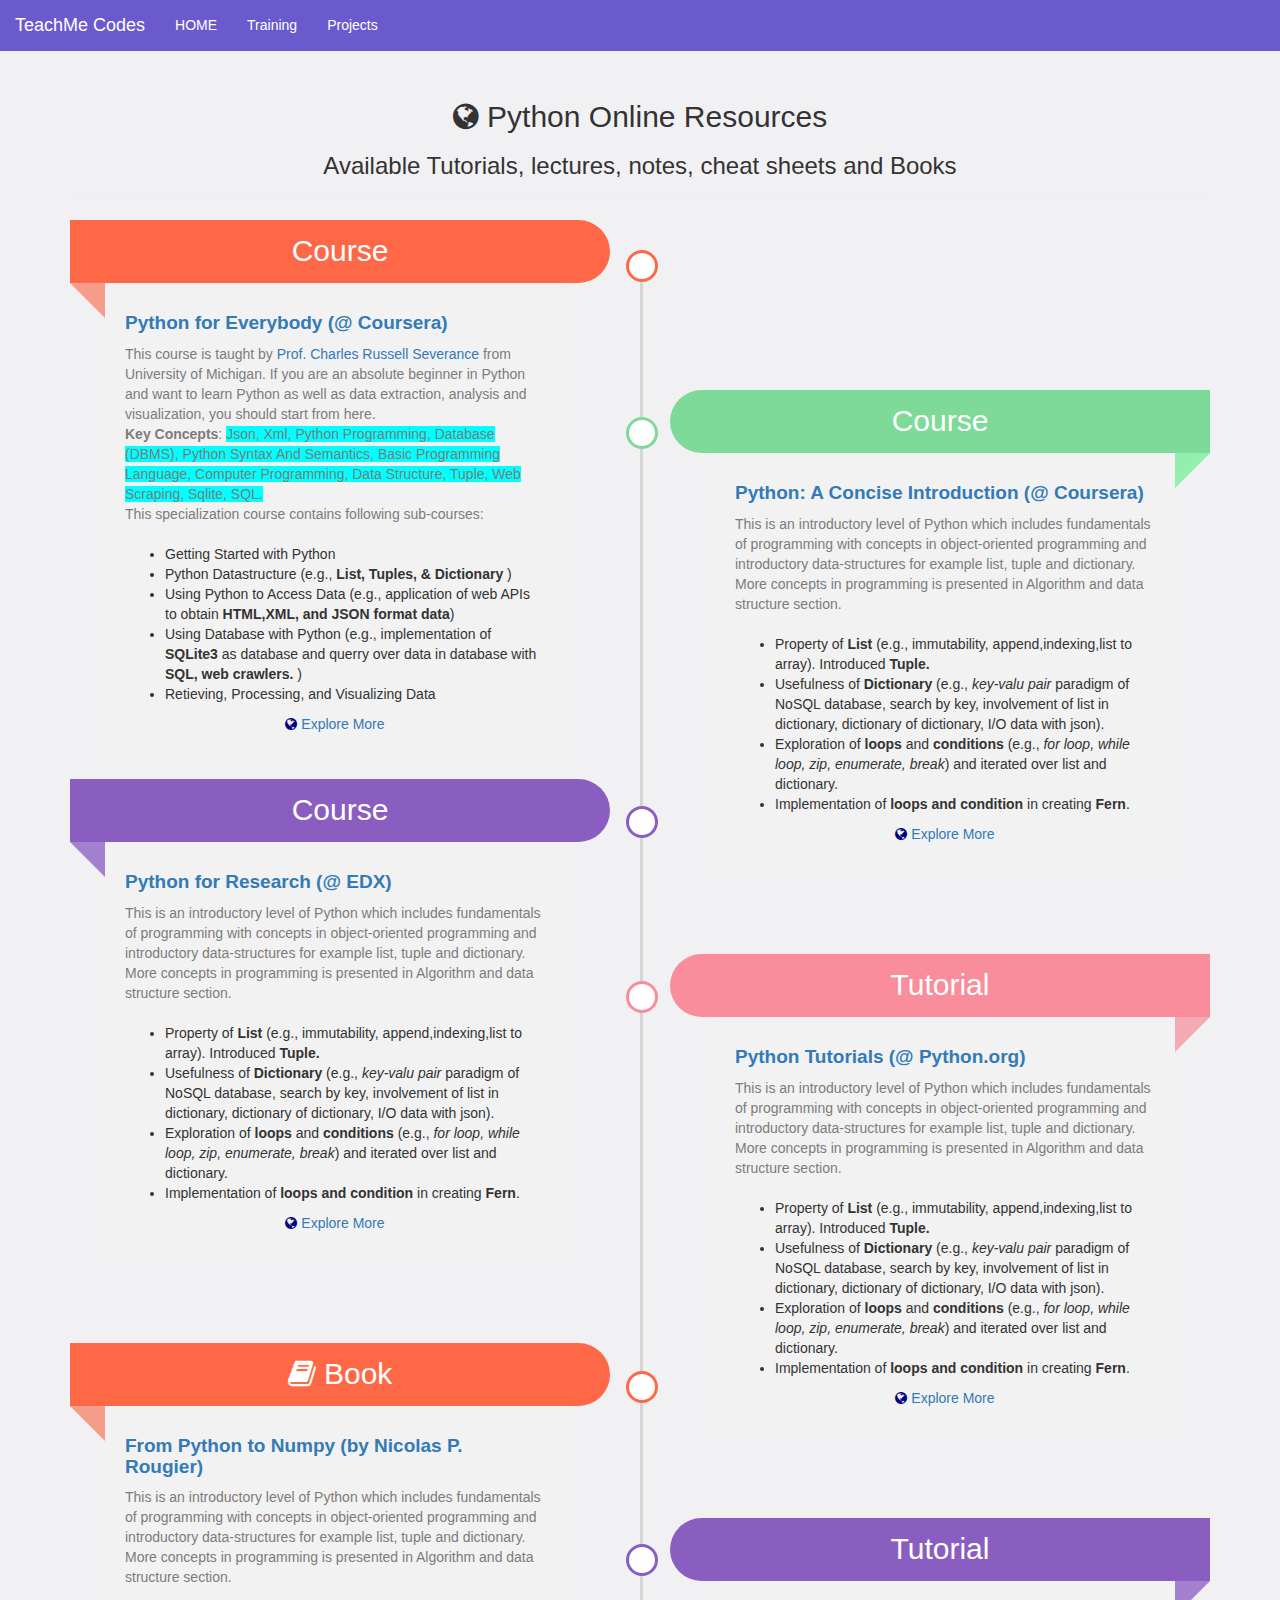
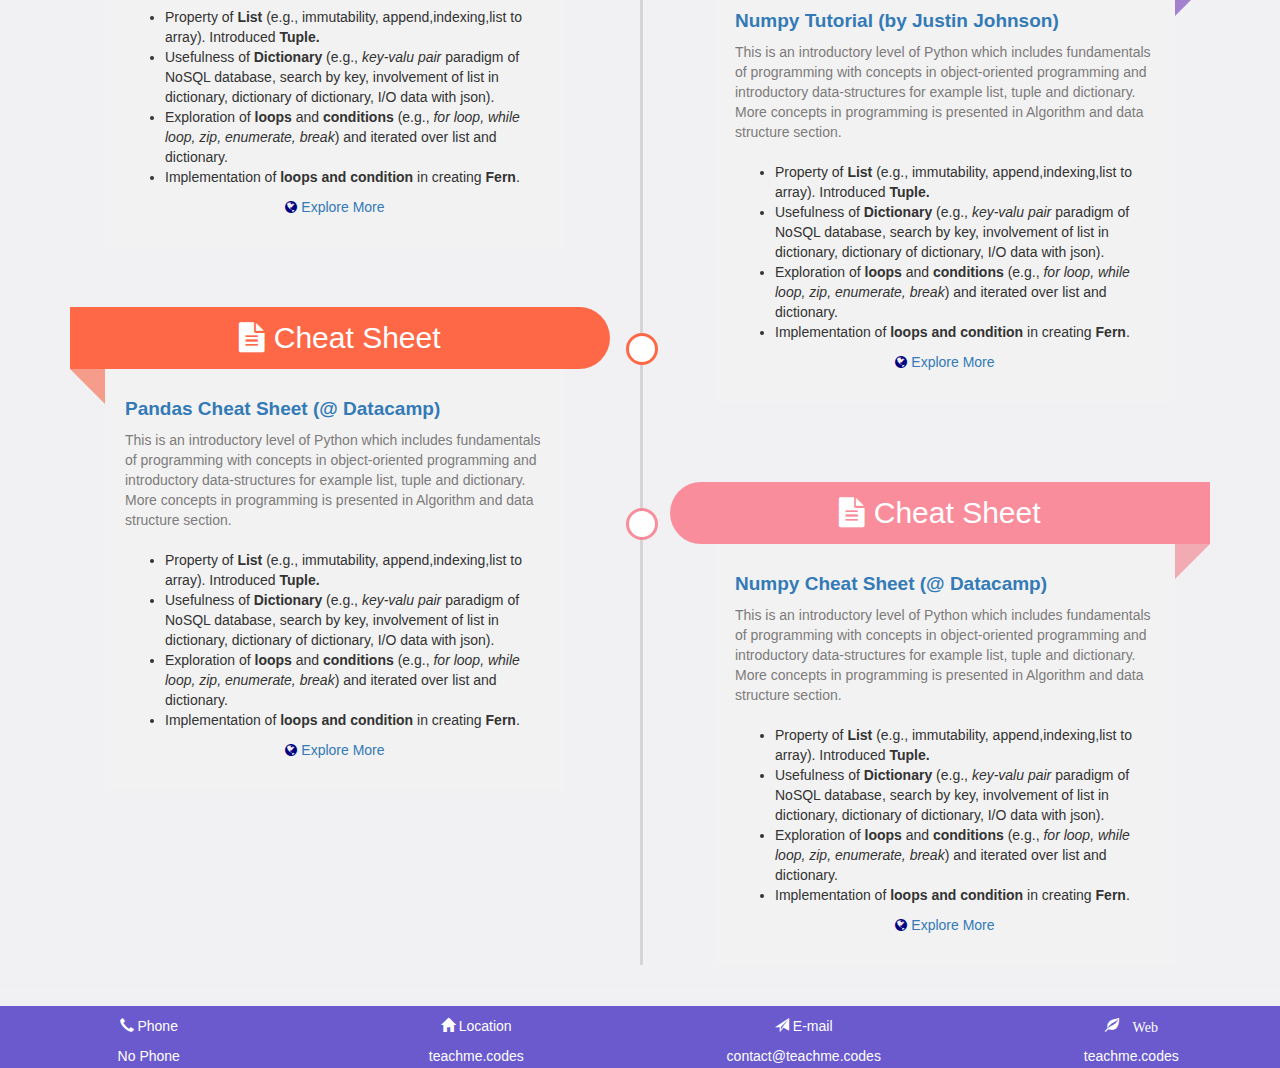
<file: pages/python.html>
<!DOCTYPE html>
<html lang="en">
    <head>
        <title>TeachMe Codes</title>
        <!-- Favicon-->
        <link rel="shortcut icon" href="../img/n.ico">
        <meta charset="utf-8">
        <meta name="viewport" content="width=device-width, initial-scale=1">
        <link href="css/timeline.css" rel="stylesheet">
        <link rel="stylesheet" href="https://use.fontawesome.com/releases/v5.2.0/css/all.css" integrity="sha384-hWVjflwFxL6sNzntih27bfxkr27PmbbK/iSvJ+a4+0owXq79v+lsFkW54bOGbiDQ" crossorigin="anonymous">

        
<link rel="stylesheet" href="https://cdnjs.cloudflare.com/ajax/libs/font-awesome/4.7.0/css/font-awesome.min.css">

<!-- Latest compiled and minified CSS -->
<link rel="stylesheet" href="https://maxcdn.bootstrapcdn.com/bootstrap/3.4.0/css/bootstrap.min.css">


<!-- Latest compiled JavaScript -->
<script src="https://maxcdn.bootstrapcdn.com/bootstrap/3.4.0/js/bootstrap.min.js"></script>
    </head>


<body  style = "background-color: #F1F1F3;">



<nav class="navbar navbar-white navbar-fixed-top" style = "background-color: SlateBlue;">
  <div class="container-fluid">
    <div class="navbar-header">
      <button type="button" class="navbar-toggle" data-toggle="collapse" data-target="#myNavbar">
        <span class="icon-bar"></span>
        <span class="icon-bar"></span>
        <span class="icon-bar"></span>                        
      </button>
      <a class="navbar-brand" href="https://npshub.github.io" style="color:white;">TeachMe Codes</a>
    </div>
    <div class="collapse navbar-collapse" id="myNavbar">
      <ul class="nav navbar-nav navbar-left">
        <li><a href="https://teachmex.github.io" style="color:white;">HOME</a></li>
        <li><a href="https://teachmex.github.io" style="color:white;">Training</a></li>
        <li><a href="https://teachmex.github.io" style="color:white;">Projects</a></li>
      </ul>
    </div>
  </div>
</nav>
<br>
<br>
<br>
<br>
        <div class="container">
            <center>
            <h2> <span class="fa fa-globe"></span> Python Online Resources </h2>
            <h3> Available Tutorials, lectures, notes, cheat sheets and Books </h3>
            </center>
            <hr>
            <div class="row">
                <div class="col-md-12">
                    <div class="main-timeline8">



                        <div class="timeline">
                            <span class="timeline-icon"></span>
                            <span class="year"> <span class="fas fa-chalkboard-teacher"> </span> Course </span>
                            <div class="timeline-content">
                                <h3 class="title"> <a href="https://www.coursera.org/specializations/python?" target="_blank"> Python for Everybody (@ Coursera)</a></h3>
                                
                                
                                <p class="description" >
                                    This course is taught by <a url="http://www.dr-chuck.com/"> Prof. Charles Russell Severance </a> from University of Michigan. If you are an absolute beginner in Python and want to learn Python as well as data extraction, analysis and visualization, you should start from here. 
                                    <br>
                                    <b>Key Concepts</b>: <span style="background-color: aqua">Json, Xml, Python Programming, Database (DBMS), Python Syntax And Semantics, Basic Programming Language, Computer Programming, Data Structure, Tuple, Web Scraping, Sqlite, SQL.</span> 
                                    <br>
                                    This specialization course contains following sub-courses:
                                    <ul>
                                        <br>
                                    <li>  Getting Started with Python </li>
                                    <li>  Python Datastructure (e.g., <b> List, Tuples, & Dictionary </b>) </li>
                                    <li>  Using Python to Access Data (e.g., application of web APIs to obtain <b> HTML,XML, and JSON format data</b>) </li>
                                    <li>  Using Database with Python (e.g., implementation of <b>SQLite3</b> as database and querry over data in database with <b> SQL, web crawlers. </b>) </li>
                                    <li>  Retieving, Processing, and Visualizing Data </li>
                                </ul>
                                </p>

                                <center> <a href="https://www.coursera.org/specializations/python?" target="_blank"> <span class="fa fa-globe" style="color:navy"></span> Explore More </a> </center>

                            </div>
                        </div>


                        <div class="timeline">
                            <span class="timeline-icon"></span>
                            <span class="year"> <span class="fas fa-chalkboard-teacher"> </span> Course </span>
                            <div class="timeline-content">
                                <h3 class="title text-left"> <a href="https://www.coursera.org/learn/python-programming-introduction" target="_blank"> Python: A Concise Introduction (@ Coursera) </a></h3>
                                
                                
                                <p class="description text-left">
                                   This is an introductory level of Python which includes fundamentals of programming with concepts in object-oriented programming and introductory data-structures for example list, tuple and dictionary. More concepts in programming is presented in Algorithm and data structure section.

                                   <ul class="text-left">
                                        <br>
                                    <li>  Property of <b>List</b> (e.g., immutability, append,indexing,list to array). Introduced <b>Tuple.</b></li>
                                    <li> Usefulness of <b>Dictionary</b> (e.g., <em>key-valu pair</em> paradigm of NoSQL database, search by key, involvement of list in dictionary, dictionary of dictionary, I/O data with json).</li>
                                    <li> Exploration of <b> loops</b> and <b>conditions</b> (e.g., <em>for loop, while loop, zip, enumerate, break</em>) and iterated over list and dictionary.</li>
                                    <li> Implementation of <b> loops and condition</b> in creating <b>Fern</b>.</li>
                                </ul>
                                </p>

                                <center> <a href="https://www.coursera.org/learn/python-programming-introduction" target="_blank"> <span class="fa fa-globe" style="color:navy"></span> Explore More </a> </center>
                            </div>
                        </div>


                        <div class="timeline">
                            <span class="timeline-icon"></span>
                            <span class="year"> <span class="fas fa-chalkboard-teacher"> </span> Course</span>
                            <div class="timeline-content">
                                <h3 class="title"> <a href="https://www.edx.org/course/using-python-for-research" target="_blank"> Python for Research (@ EDX) </a> </h3>
                                
                                <p class="description">
                                    This is an introductory level of Python which includes fundamentals of programming with concepts in object-oriented programming and introductory data-structures for example list, tuple and dictionary. More concepts in programming is presented in Algorithm and data structure section.
                                </p>

                                <ul>
                                        <br>
                                    <li>  Property of <b>List</b> (e.g., immutability, append,indexing,list to array). Introduced <b>Tuple.</b></li>
                                    <li> Usefulness of <b>Dictionary</b> (e.g., <em>key-valu pair</em> paradigm of NoSQL database, search by key, involvement of list in dictionary, dictionary of dictionary, I/O data with json).</li>
                                    <li> Exploration of <b> loops</b> and <b>conditions</b> (e.g., <em>for loop, while loop, zip, enumerate, break</em>) and iterated over list and dictionary.</li>
                                    <li> Implementation of <b> loops and condition</b> in creating <b>Fern</b>.</li>
                                </ul>
                                <center> <a href="https://www.edx.org/course/using-python-for-research" target="_blank"> <span class="fa fa-globe" style="color:navy"></span> Explore More </a> </center>
                            </div>
                        </div>



                        <div class="timeline">
                            <span class="timeline-icon"></span>
                            <span class="year"> <span class="fas fa-laptop-code"></span> Tutorial </span>
                            <div class="timeline-content">
                                <h3 class="title text-left"> <a href="https://docs.python.org/3/tutorial/" target="_blank"> Python Tutorials (@ Python.org) </a></h3>
                                
                                <p class="description text-left">
                                    This is an introductory level of Python which includes fundamentals of programming with concepts in object-oriented programming and introductory data-structures for example list, tuple and dictionary. More concepts in programming is presented in Algorithm and data structure section.

                                    <ul class="text-left">
                                        <br>
                                    <li>  Property of <b>List</b> (e.g., immutability, append,indexing,list to array). Introduced <b>Tuple.</b></li>
                                    <li> Usefulness of <b>Dictionary</b> (e.g., <em>key-valu pair</em> paradigm of NoSQL database, search by key, involvement of list in dictionary, dictionary of dictionary, I/O data with json).</li>
                                    <li> Exploration of <b> loops</b> and <b>conditions</b> (e.g., <em>for loop, while loop, zip, enumerate, break</em>) and iterated over list and dictionary.</li>
                                    <li> Implementation of <b> loops and condition</b> in creating <b>Fern</b>.</li>
                                </ul>
                                </p>
                                <center> <a href="https://docs.python.org/3/tutorial/" target="_blank"> <span class="fa fa-globe" style="color:navy"></span> Explore More </a> </center>
                            </div>
                        </div>



                        <div class="timeline">
                            <span class="timeline-icon"></span>
                            <span class="year"> <span class="fa fa-book"></span>  Book </span>
                            <div class="timeline-content">
                                <h3 class="title"> <a href="http://www.labri.fr/perso/nrougier/from-python-to-numpy/" target="_blank"> From Python to Numpy (by Nicolas P. Rougier)</a> </h3>
                                
                                <p class="description">
                                    This is an introductory level of Python which includes fundamentals of programming with concepts in object-oriented programming and introductory data-structures for example list, tuple and dictionary. More concepts in programming is presented in Algorithm and data structure section.

                                    <ul>
                                        <br>
                                    <li>  Property of <b>List</b> (e.g., immutability, append,indexing,list to array). Introduced <b>Tuple.</b></li>
                                    <li> Usefulness of <b>Dictionary</b> (e.g., <em>key-valu pair</em> paradigm of NoSQL database, search by key, involvement of list in dictionary, dictionary of dictionary, I/O data with json).</li>
                                    <li> Exploration of <b> loops</b> and <b>conditions</b> (e.g., <em>for loop, while loop, zip, enumerate, break</em>) and iterated over list and dictionary.</li>
                                    <li> Implementation of <b> loops and condition</b> in creating <b>Fern</b>.</li>
                                </ul>
                                </p>
                                <center> <a href="http://www.labri.fr/perso/nrougier/from-python-to-numpy/" target="_blank"> <span class="fa fa-globe" style="color:navy"></span> Explore More </a> </center>
                            </div>
                        </div>



                        <div class="timeline">
                            <span class="timeline-icon"></span>
                            <span class="year"> <span class="fas fa-laptop-code"> </span> Tutorial </span>
                            <div class="timeline-content">
                                <h3 class="title text-left"> <a href="http://cs231n.github.io/python-numpy-tutorial/" target="_blank"> Numpy Tutorial (by Justin Johnson) </a></h3>
                                
                                <p class="description text-left">
                                    This is an introductory level of Python which includes fundamentals of programming with concepts in object-oriented programming and introductory data-structures for example list, tuple and dictionary. More concepts in programming is presented in Algorithm and data structure section.
                                    <ul class="text-left">
                                        <br>
                                    <li>  Property of <b>List</b> (e.g., immutability, append,indexing,list to array). Introduced <b>Tuple.</b></li>
                                    <li> Usefulness of <b>Dictionary</b> (e.g., <em>key-valu pair</em> paradigm of NoSQL database, search by key, involvement of list in dictionary, dictionary of dictionary, I/O data with json).</li>
                                    <li> Exploration of <b> loops</b> and <b>conditions</b> (e.g., <em>for loop, while loop, zip, enumerate, break</em>) and iterated over list and dictionary.</li>
                                    <li> Implementation of <b> loops and condition</b> in creating <b>Fern</b>.</li>
                                </ul>
                                </p>
                                <center> <a href="http://cs231n.github.io/python-numpy-tutorial/" target="_blank"> <span class="fa fa-globe" style="color:navy"></span> Explore More </a> </center>
                            </div>
                        </div>



                        <div class="timeline">
                            <span class="timeline-icon"></span>
                            <span class="year"> <span class="fa fa-file-text"></span> Cheat Sheet </span>
                            <div class="timeline-content">
                                <h3 class="title"> <a href="https://www.datacamp.com/community/blog/python-pandas-cheat-sheet" target="_blank">Pandas Cheat Sheet (@ Datacamp) </a></h3>
                                
                                <p class="description">
                                    This is an introductory level of Python which includes fundamentals of programming with concepts in object-oriented programming and introductory data-structures for example list, tuple and dictionary. More concepts in programming is presented in Algorithm and data structure section.

                                    <ul>
                                        <br>
                                    <li>  Property of <b>List</b> (e.g., immutability, append,indexing,list to array). Introduced <b>Tuple.</b></li>
                                    <li> Usefulness of <b>Dictionary</b> (e.g., <em>key-valu pair</em> paradigm of NoSQL database, search by key, involvement of list in dictionary, dictionary of dictionary, I/O data with json).</li>
                                    <li> Exploration of <b> loops</b> and <b>conditions</b> (e.g., <em>for loop, while loop, zip, enumerate, break</em>) and iterated over list and dictionary.</li>
                                    <li> Implementation of <b> loops and condition</b> in creating <b>Fern</b>.</li>
                                </ul>
                                </p>
                                <center> <a href="https://www.datacamp.com/community/blog/python-pandas-cheat-sheet" target="_blank"> <span class="fa fa-globe" style="color:navy"></span> Explore More </a> </center>
                            </div>
                        </div>



                        <div class="timeline">
                            <span class="timeline-icon"></span>
                            <span class="year"> <span class="fa fa-file-text"></span>  Cheat Sheet </span>
                            <div class="timeline-content">
                                <h3 class="title text-left"> <a href="https://www.datacamp.com/community/blog/python-numpy-cheat-sheet" target="_blank"> Numpy Cheat Sheet (@ Datacamp) </a></h3>
                                
                                <p class="description text-left">
                                    This is an introductory level of Python which includes fundamentals of programming with concepts in object-oriented programming and introductory data-structures for example list, tuple and dictionary. More concepts in programming is presented in Algorithm and data structure section.

                                    <ul class="text-left">
                                        <br>
                                    <li>  Property of <b>List</b> (e.g., immutability, append,indexing,list to array). Introduced <b>Tuple.</b></li>
                                    <li> Usefulness of <b>Dictionary</b> (e.g., <em>key-valu pair</em> paradigm of NoSQL database, search by key, involvement of list in dictionary, dictionary of dictionary, I/O data with json).</li>
                                    <li> Exploration of <b> loops</b> and <b>conditions</b> (e.g., <em>for loop, while loop, zip, enumerate, break</em>) and iterated over list and dictionary.</li>
                                    <li> Implementation of <b> loops and condition</b> in creating <b>Fern</b>.</li>
                                </ul>
                                </p>
                                <center> <a href="https://www.datacamp.com/community/blog/python-numpy-cheat-sheet" target="_blank"> <span class="fa fa-globe" style="color:navy"></span> Explore More </a> </center>
                            </div>
                        </div>


                    </div>
                </div>
            </div>
        </div>
        <hr>
        
        <script src="https://ajax.googleapis.com/ajax/libs/jquery/3.3.1/jquery.min.js"></script>
        <script src="https://maxcdn.bootstrapcdn.com/bootstrap/3.3.7/js/bootstrap.min.js"></script> 


    <!-- Footer -->

<footer style = "background-color: SlateBlue;> 
<div class="container-fluid" color:white !important;">
    <div class="row text-center" style="padding-top:10px">
        <div class="col-sm-3 col-xs-6">
            <p style="color:white;"><span class="glyphicon glyphicon-earphone"></span> Phone</p>
            <p style="margin-bottom:2px;color:white;"> No Phone </p>
        </div>
        <div class="col-sm-3 col-xs-6">
            <p style="color:white;"><span class="glyphicon glyphicon-home"></span> Location</p>
            <p style="margin-bottom:2px;color:white;">teachme.codes </a> </p>
        </div>
        <div class="col-sm-3 col-xs-6">
            <p style="color:white;"><span class="glyphicon glyphicon-send"></span> E-mail</p>
            <p style="margin-bottom:2px;color:white;">contact@teachme.codes</p>
        </div>
        <div class="col-sm-3 col-xs-6">
            <p style="color:white;"><span class="glyphicon glyphicon-leaf"> Web</p>
            <p style="margin-bottom:2px;color:white;">teachme.codes </a></p>
        </div>
    </div>
</div>
</footer> 
       
       
    </body>
</html>
</file>
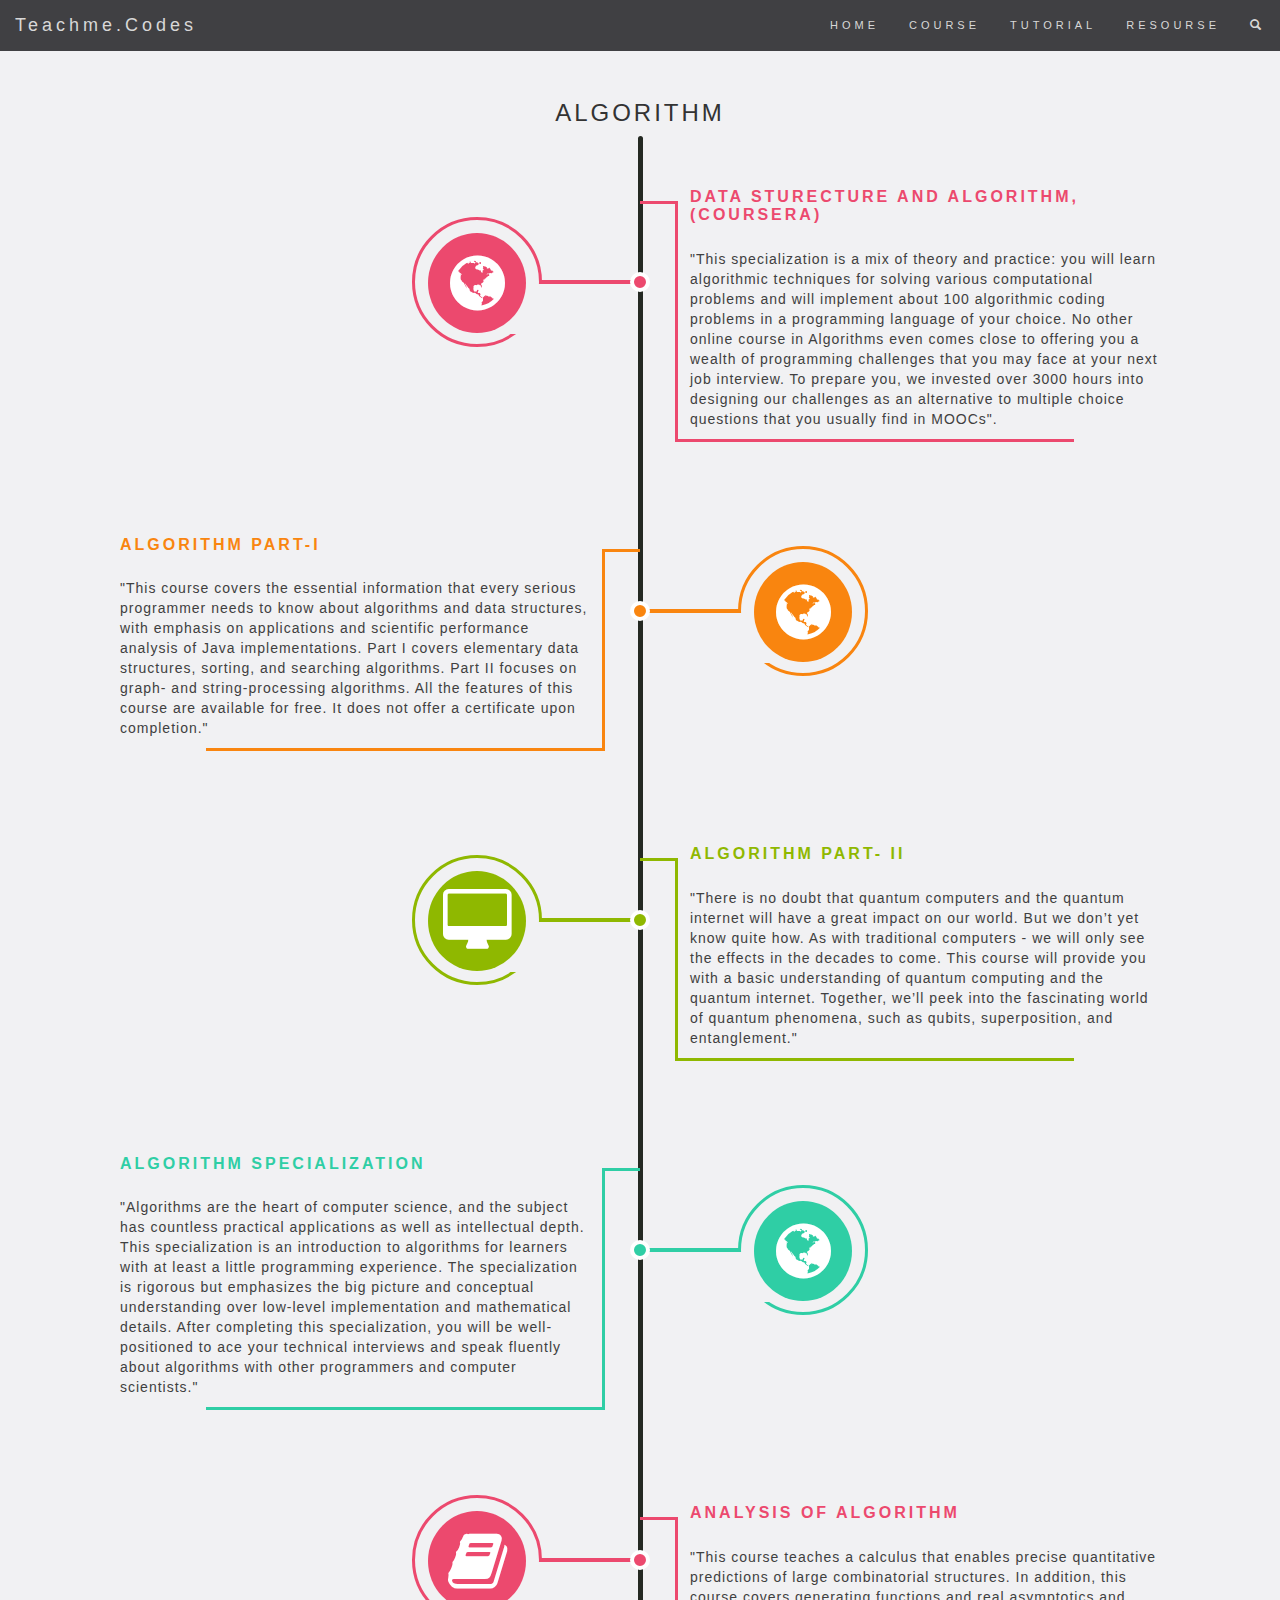
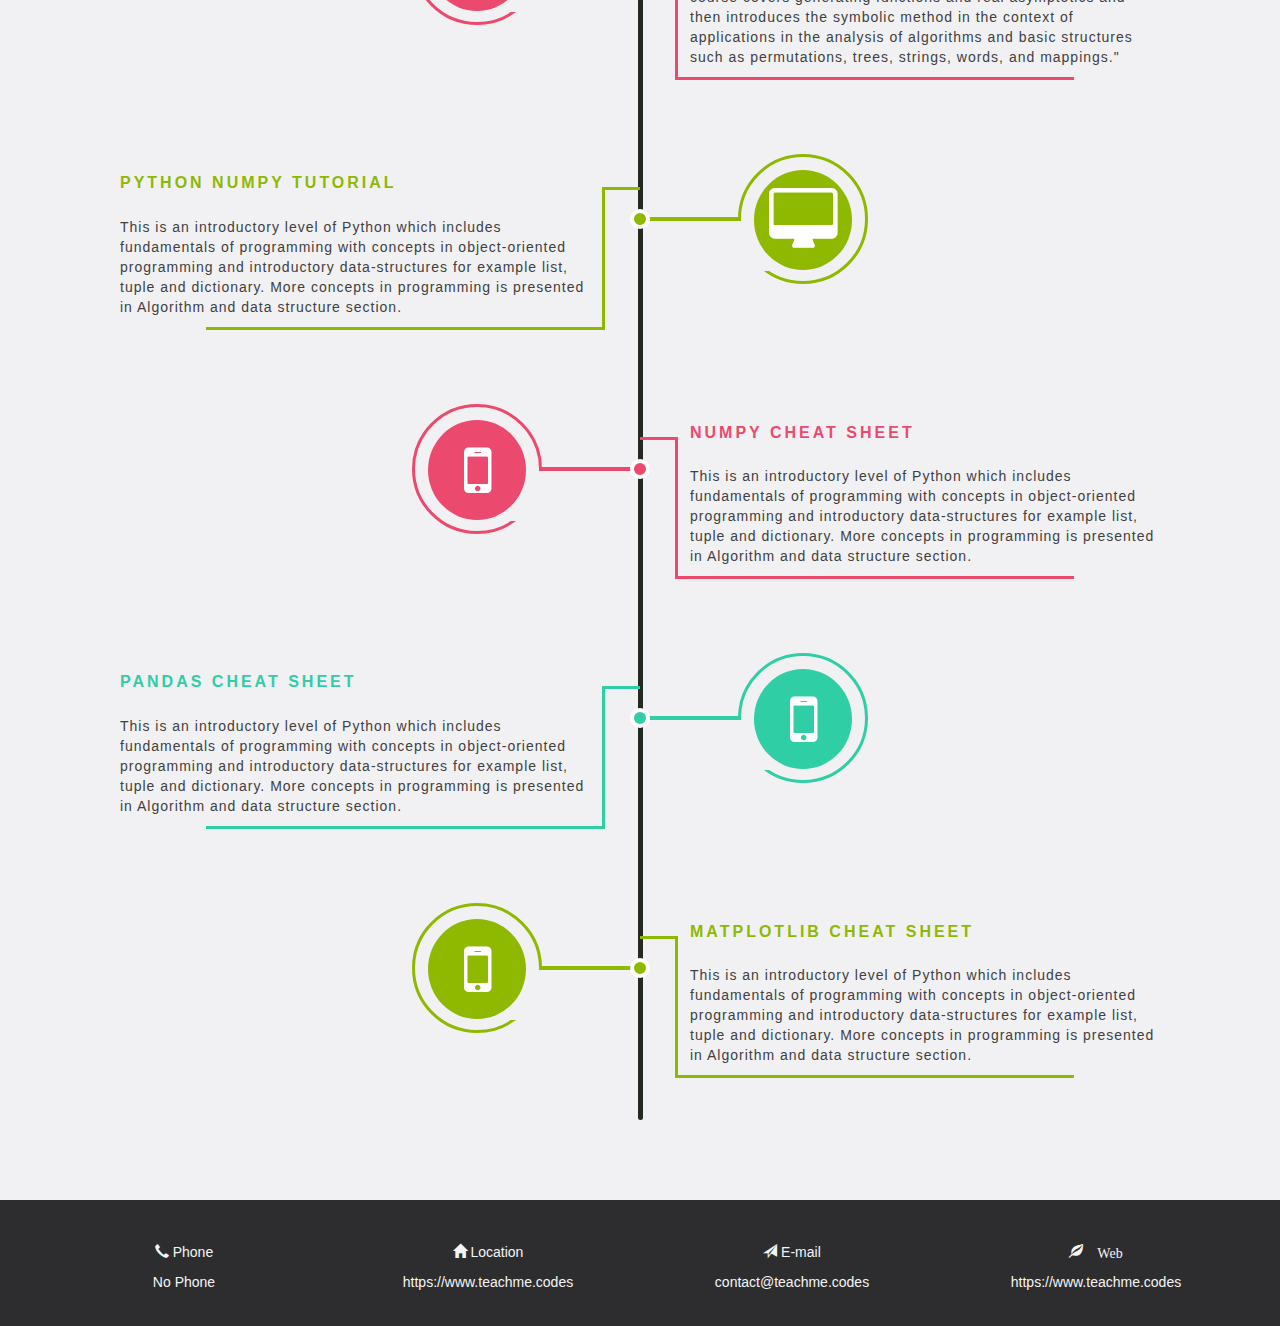
<file: pages/old/algorithm.html>
<!DOCTYPE html>
<html lang="en">
    <head>
        <title>Teachme.Codes</title>
        <link rel="shortcut icon" href="img/favicon.ico">
        <meta charset="utf-8">
        <meta name="viewport" content="width=device-width, initial-scale=1">

        <link href="css/timeline.css" rel="stylesheet">
        <link href="css/syllabus.css" rel="stylesheet">
       
        <link rel="stylesheet" href="https://cdnjs.cloudflare.com/ajax/libs/font-awesome/4.7.0/css/font-awesome.min.css">

        <!-- Latest compiled and minified CSS -->
        <link rel="stylesheet" href="https://maxcdn.bootstrapcdn.com/bootstrap/3.4.0/css/bootstrap.min.css">

        <!-- Latest compiled JavaScript -->
        <script src="https://maxcdn.bootstrapcdn.com/bootstrap/3.4.0/js/bootstrap.min.js"></script>
        
 
        <!-- Global site tag (gtag.js) - Google Analytics -->
        <script async src="https://www.googletagmanager.com/gtag/js?id=UA-156178967-1"></script>
        <script>
        window.dataLayer = window.dataLayer || [];
        function gtag(){dataLayer.push(arguments);}
        gtag('js', new Date());
        gtag('config', 'UA-156178967-1');
        </script>
        
        
      </head>
    
    
<body  style = "background-color: #F1F1F3;">




<nav class="navbar navbar-white navbar-fixed-top">
  <div class="container-fluid">
    <div class="navbar-header">
      <button type="button" class="navbar-toggle" data-toggle="collapse" data-target="#myNavbar">
        <span class="icon-bar"></span>
        <span class="icon-bar"></span>
        <span class="icon-bar"></span>                        
      </button>
      <a class="navbar-brand" href="https://edusewa.github.io" style="color:black;">Teachme.Codes</a>
    </div>
    <div class="collapse navbar-collapse" id="myNavbar">
      <ul class="nav navbar-nav navbar-right">
        <li><a href="https://teachmex.github.io" style="color:black;">HOME</a></li>
        <li><a href="https://teachmex.github.io" style="color:black;">COURSE</a></li>
        <li><a href="https://teachmex.github.io" style="color:black;">TUTORIAL</a></li>
        <li><a href="https://teachmex.github.io" style="color:black;">RESOURSE</a></li>
        <li><a href="#" style="color:black;"><span class="glyphicon glyphicon-search"></span></a></li>
      </ul>
    </div>
  </div>
</nav>



        <div class="container">
            <h3><center> ALGORITHM </center></h3>
            <div class="row">
                <div class="col-md-12">
                    <div class="main-timeline">



                        <a href = "https://www.coursera.org/specializations/data-structures-algorithms" target="_blank" class="timeline">
                            <div class="timeline-icon"><i class="fa fa-globe"></i></div>
                            <div class="timeline-content">
                                <h3 class="title"> Data Sturecture and Algorithm, (Coursera) </h3>
                                <br>
                                <p class="description">"This specialization is a mix of theory and practice: you will learn algorithmic techniques for solving various computational problems and will implement about 100 algorithmic coding problems in a programming language of your choice. No other online course in Algorithms even comes close to offering you a wealth of programming challenges that you may face at your next job interview. To prepare you, we invested over 3000 hours into designing our challenges as an alternative to multiple choice questions that you usually find in MOOCs".</p>
       
                            </div>
                        </a>



                        <a href= "https://www.coursera.org/learn/algorithms-part1" target="_blank" class="timeline">
                            <div class="timeline-icon"><i class="fa fa-globe"></i></div>
                            <div class="timeline-content">
                                <h3 class="title"> Algorithm Part-I</h3>
                                <br>
                                <p class="description">
                                   "This course covers the essential information that every serious programmer needs to know about algorithms and data structures, with emphasis on applications and scientific performance analysis of Java implementations. Part I covers elementary data structures, sorting, and searching algorithms. Part II focuses on graph- and string-processing algorithms. All the features of this course are available for free.  It does not offer a certificate upon completion."
                                </p>
                            </div>
                        </a>



                        <a href=  "https://www.coursera.org/learn/algorithms-part2" target ="_blank" class="timeline">
                            <div class="timeline-icon"><i class="fa fa-desktop"></i></div>
                            <div class="timeline-content">
                                <h3 class="title">Algorithm Part- II</h3>
                                <br>
                                <p class="description">
                                    "There is no doubt that quantum computers and the quantum internet will have a great impact on our world. But we don’t yet know quite how. As with traditional computers - we will only see the effects in the decades to come. This course will provide you with a basic understanding of quantum computing and the quantum internet. Together, we’ll peek into the fascinating world of quantum phenomena, such as qubits, superposition, and entanglement."
                                </p>
                            </div>
                        </a>






                         <a href = "https://www.coursera.org/specializations/algorithms" target="_blank" class="timeline">
                            <div class="timeline-icon"><i class="fa fa-globe"></i></div>
                            <div class="timeline-content">
                                <h3 class="title"> Algorithm Specialization </h3>
                                <br>
                                <p class="description">
                                    "Algorithms are the heart of computer science, and the subject has countless practical applications as well as intellectual depth. This specialization is an introduction to algorithms for learners with at least a little programming experience. The specialization is rigorous but emphasizes the big picture and conceptual understanding over low-level implementation and mathematical details. After completing this specialization, you will be well-positioned to ace your technical interviews and speak fluently about algorithms with other programmers and computer scientists."
                                </p>
                            </div>
                        </a>



                         <a href= "https://www.coursera.org/learn/analysis-of-algorithms" target ="_blank" class="timeline">
                            <div class="timeline-icon"><i class="fa fa-book"></i></div>
                            <div class="timeline-content">
                                <h3 class="title"> Analysis of Algorithm</h3>
                                <br>
                                <p class="description">
                                    "This course teaches a calculus that enables precise quantitative predictions of large combinatorial structures. In addition, this course covers generating functions and real asymptotics and then introduces the symbolic method in the context of applications in the analysis of algorithms and basic structures such as permutations, trees, strings, words, and mappings."
                                </p>
                            </div>
                        </a>



                         <a href=  "http://cs231n.github.io/python-numpy-tutorial/" target ="_blank" class="timeline">
                            <div class="timeline-icon"><i class="fa fa-desktop"></i></div>
                            <div class="timeline-content">
                                <h3 class="title">Python Numpy Tutorial</h3>
                                <br>
                                <p class="description">
                                    This is an introductory level of Python which includes fundamentals of programming with concepts in object-oriented programming and introductory data-structures for example list, tuple and dictionary. More concepts in programming is presented in Algorithm and data structure section.
                                </p>
                            </div>
                        </a>




                        <a href= "https://s3.amazonaws.com/assets.datacamp.com/blog_assets/Numpy_Python_Cheat_Sheet.pdf" target ="_blank" class="timeline">
                            <div class="timeline-icon"><i class="fa fa-mobile"></i></div>
                            <div class="timeline-content">
                                <h3 class="title">Numpy Cheat Sheet</h3>
                                <br>
                                <p class="description">
                                    This is an introductory level of Python which includes fundamentals of programming with concepts in object-oriented programming and introductory data-structures for example list, tuple and dictionary. More concepts in programming is presented in Algorithm and data structure section.
                                </p>
                            </div>
                        </a>



                        <a href= "https://s3.amazonaws.com/assets.datacamp.com/blog_assets/PandasPythonForDataScience.pdf" target ="_blank" class="timeline">
                            <div class="timeline-icon"><i class="fa fa-mobile"></i></div>
                            <div class="timeline-content">
                                <h3 class="title"> Pandas Cheat Sheet</h3>
                                <br>
                                <p class="description">
                                    This is an introductory level of Python which includes fundamentals of programming with concepts in object-oriented programming and introductory data-structures for example list, tuple and dictionary. More concepts in programming is presented in Algorithm and data structure section.
                                </p>
                            </div>
                        </a>



                         <a href= "https://drive.google.com/file/d/1c_P6gIYrQ6Z5-0itWfsBuhimiOOU4a9b/view?usp=sharing" target ="_blank" class="timeline">
                            <div class="timeline-icon"><i class="fa fa-mobile"></i></div>
                            <div class="timeline-content">
                                <h3 class="title"> Matplotlib Cheat Sheet</h3>
                                <br>
                                <p class="description">
                                    This is an introductory level of Python which includes fundamentals of programming with concepts in object-oriented programming and introductory data-structures for example list, tuple and dictionary. More concepts in programming is presented in Algorithm and data structure section.
                                </p>
                            </div>
                        </a>





                    </div>
                </div>
            </div>
        </div>
        
    <!-- Footer -->

<footer> 
<div class="container-fluid" color:white !important;">
    <div class="row text-center" style="padding-top:10px">
        <div class="col-sm-3 col-xs-6">
            <p><span class="glyphicon glyphicon-earphone"></span> Phone</p>
            <p style="margin-bottom:2px;"> No Phone </p>
        </div>
        <div class="col-sm-3 col-xs-6">
            <p><span class="glyphicon glyphicon-home"></span> Location</p>
            <p style="margin-bottom:2px;"> <a target="_blank" href="https://edusewa.github.io/"> https://www.teachme.codes </a> </p>
        </div>
        <div class="col-sm-3 col-xs-6">
            <p><span class="glyphicon glyphicon-send"></span> E-mail</p>
            <p style="margin-bottom:2px;">contact@teachme.codes</p>
        </div>
        <div class="col-sm-3 col-xs-6">
            <p><span class="glyphicon glyphicon-leaf"> Web</p>
            <p style="margin-bottom:2px;"><a href="https://edusewa.github.io">https://www.teachme.codes </a></p>
        </div>
    </div>
</div>
</footer>    
       
       
    </body>
</html>
</file>
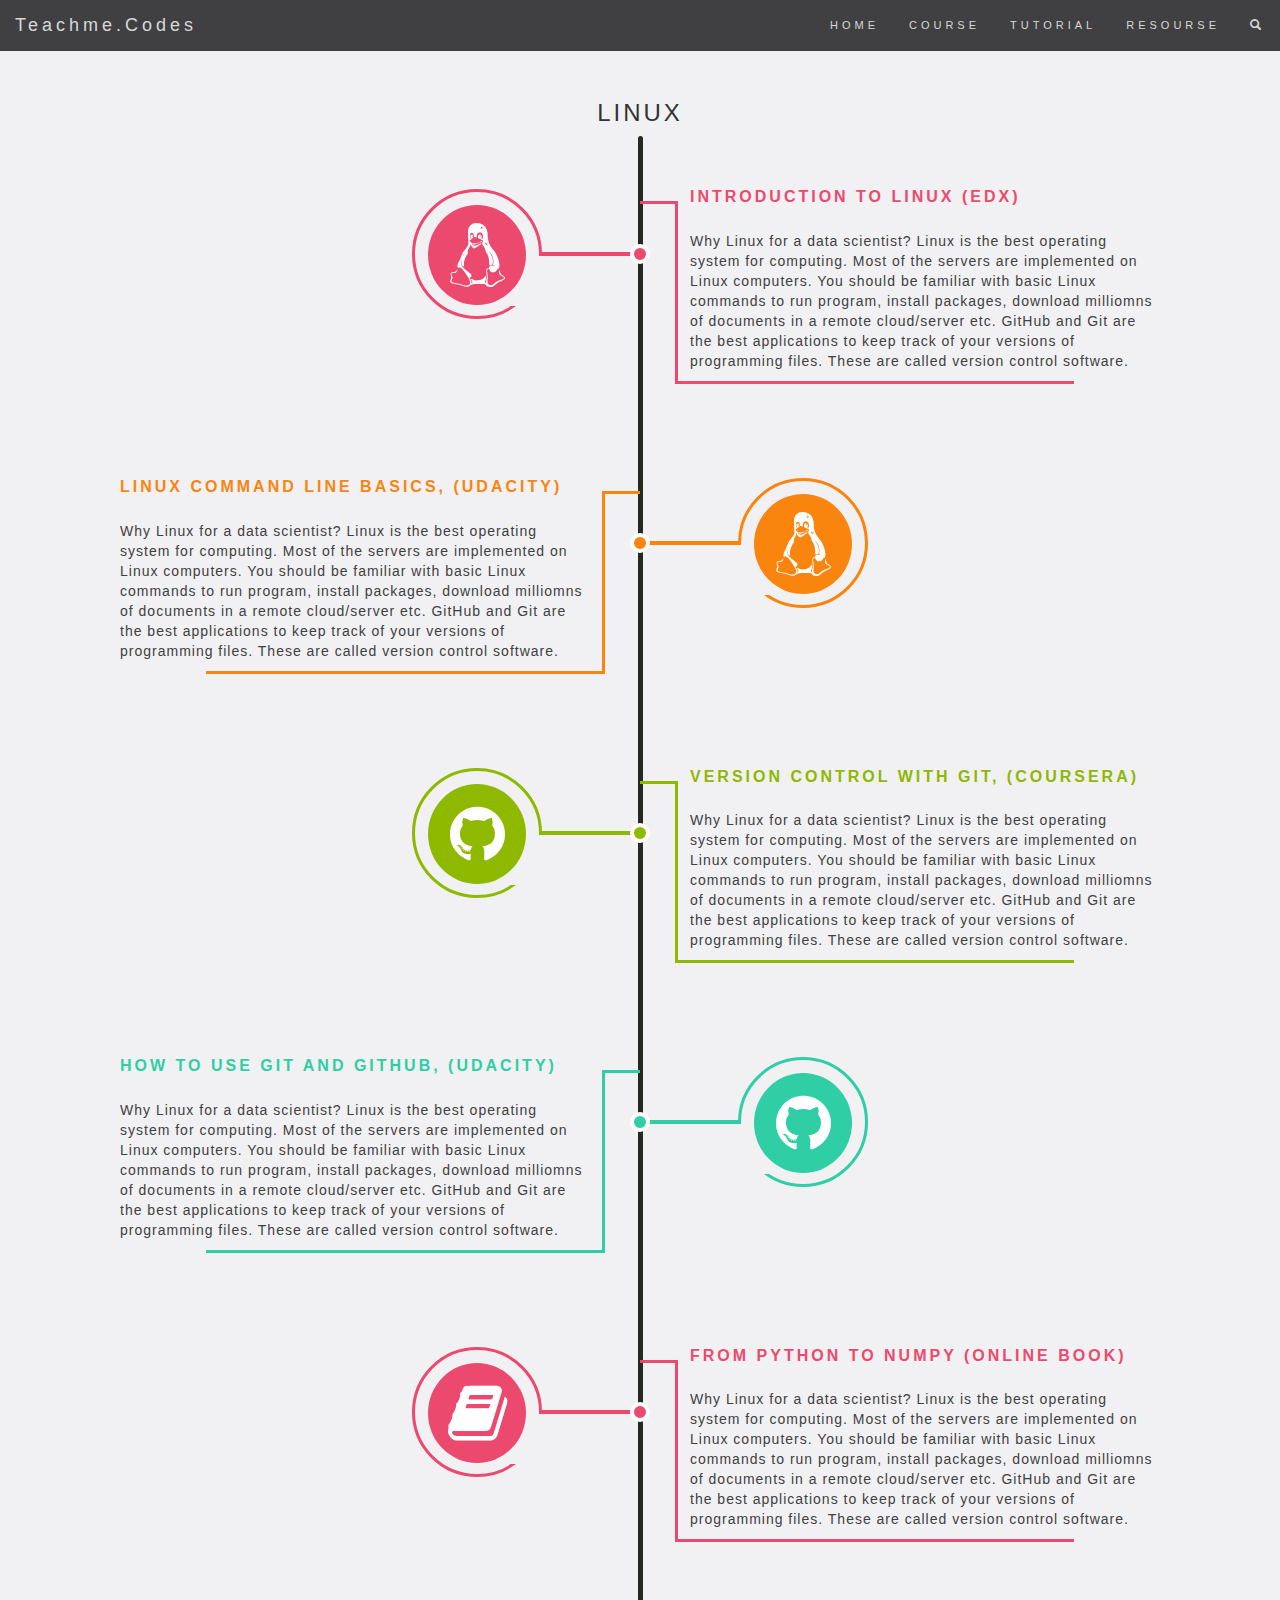
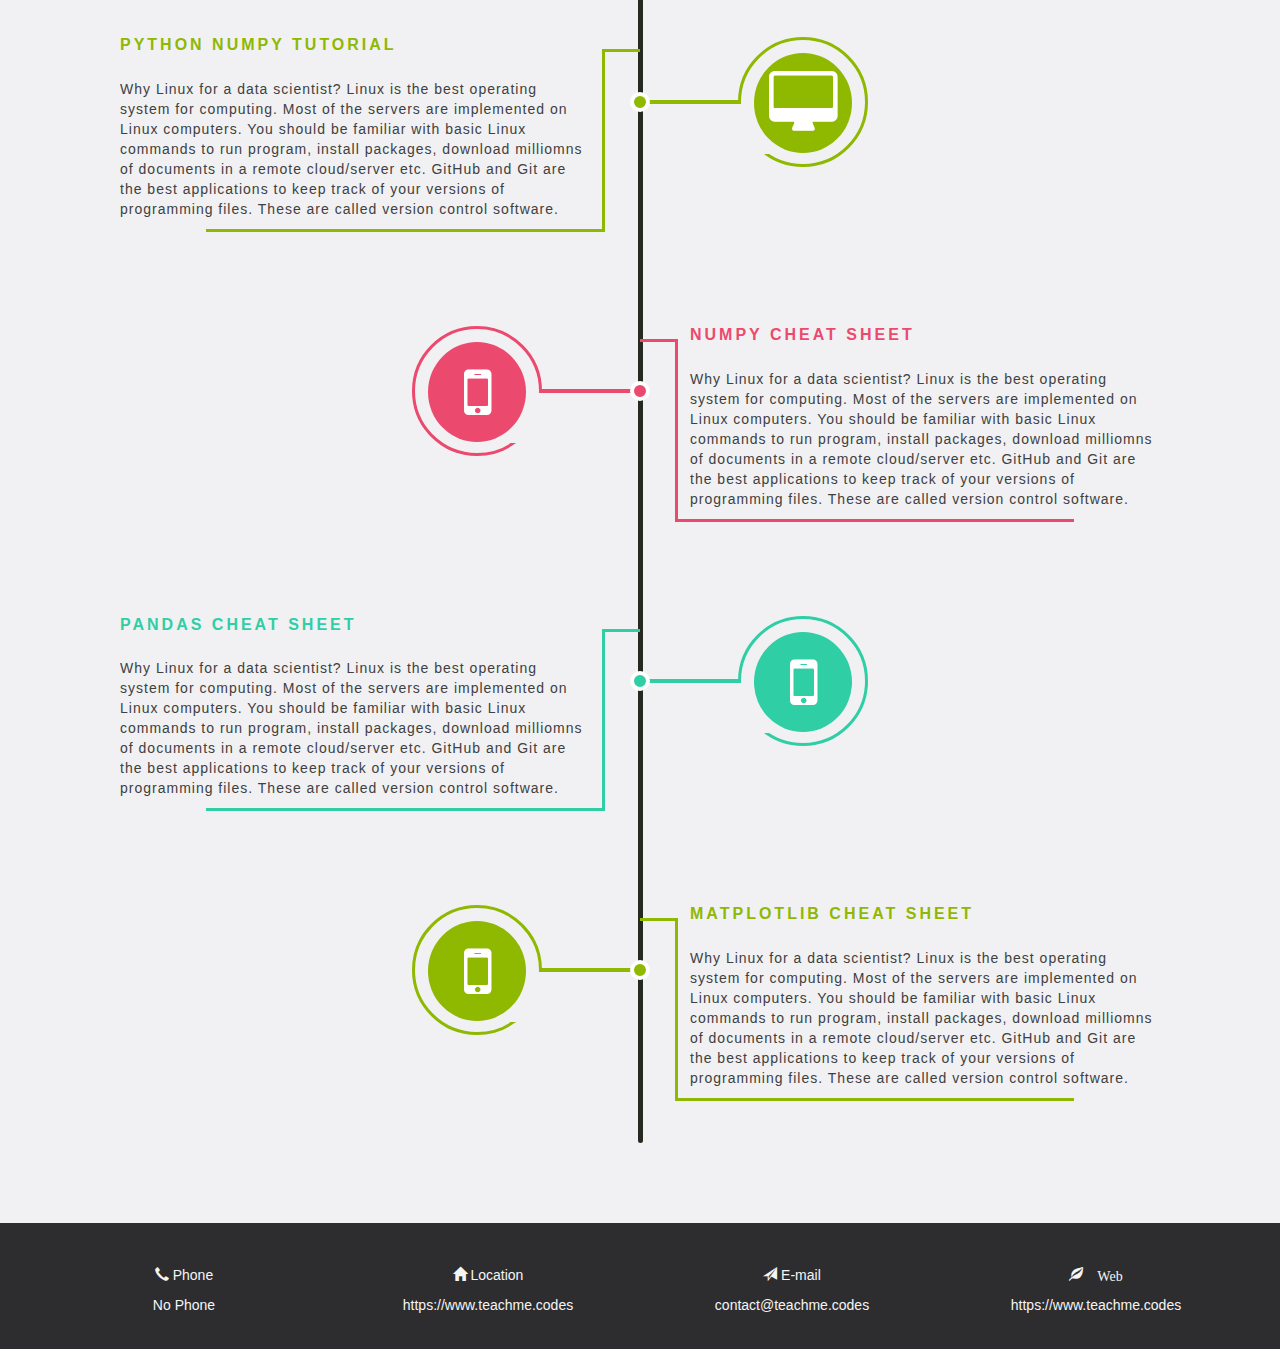
<file: pages/old/linux.html>
<!DOCTYPE html>
<html lang="en">
    <head>
        <title>TeachMe.Codes</title>
        <link rel="shortcut icon" href="img/favicon.ico">
        <meta charset="utf-8">
        <meta name="viewport" content="width=device-width, initial-scale=1">

        <link href="css/timeline.css" rel="stylesheet">
        <link href="css/syllabus.css" rel="stylesheet">
       
        <link rel="stylesheet" href="https://cdnjs.cloudflare.com/ajax/libs/font-awesome/4.7.0/css/font-awesome.min.css">

        <!-- Latest compiled and minified CSS -->
        <link rel="stylesheet" href="https://maxcdn.bootstrapcdn.com/bootstrap/3.4.0/css/bootstrap.min.css">

        <!-- Latest compiled JavaScript -->
        <script src="https://maxcdn.bootstrapcdn.com/bootstrap/3.4.0/js/bootstrap.min.js"></script>
        
        <!-- Global site tag (gtag.js) - Google Analytics -->
        <script async src="https://www.googletagmanager.com/gtag/js?id=UA-156178967-1"></script>
        <script>
        window.dataLayer = window.dataLayer || [];
        function gtag(){dataLayer.push(arguments);}
        gtag('js', new Date());
        gtag('config', 'UA-156178967-1');
        </script>
        
      </head>
    
    
<body  style = "background-color: #F1F1F3;">

<nav class="navbar navbar-white navbar-fixed-top">
  <div class="container-fluid">
    <div class="navbar-header">
      <button type="button" class="navbar-toggle" data-toggle="collapse" data-target="#myNavbar">
        <span class="icon-bar"></span>
        <span class="icon-bar"></span>
        <span class="icon-bar"></span>                        
      </button>
      <a class="navbar-brand" href="https://edusewa.github.io" style="color:black;">Teachme.Codes</a>
    </div>
    <div class="collapse navbar-collapse" id="myNavbar">
      <ul class="nav navbar-nav navbar-right">
        <li><a href="https://teachmex.github.io" style="color:black;">HOME</a></li>
        <li><a href="https://teachmex.github.io" style="color:black;">COURSE</a></li>
        <li><a href="https://teachmex.github.io" style="color:black;">TUTORIAL</a></li>
        <li><a href="https://teachmex.github.io" style="color:black;">RESOURSE</a></li>
        <li><a href="#" style="color:black;"><span class="glyphicon glyphicon-search"></span></a></li>
      </ul>
    </div>
  </div>
</nav>






        <div class="container">
            <h3><center> LINUX </center></h3>
            <div class="row">
                <div class="col-md-12">
                    <div class="main-timeline">



                        <a href = "https://www.edx.org/course/introduction-linux-linuxfoundationx-lfs101x-1" target="_blank" class="timeline">
                            <div class="timeline-icon"><i class="fa fa-linux"></i></div>
                            <div class="timeline-content">
                                <h3 class="title">Introduction to Linux (EDX)</h3>
                                <br>
                                <p class="description"> Why Linux for a data scientist? Linux is the best operating system for computing. Most of the servers are implemented on Linux computers. You should be familiar with basic Linux commands to run program, install packages, download milliomns of documents in a remote cloud/server etc. GitHub and Git are the best applications to keep track of your versions of programming files. These are called version control software. </p>
                            </div>
                        </a>

                        <a href= "https://www.udacity.com/course/linux-command-line-basics--ud595" target="_blank" class="timeline">
                            <div class="timeline-icon"><i class="fa fa-linux"></i></div>
                            <div class="timeline-content">
                                <h3 class="title"> Linux Command Line Basics, (Udacity) </h3>
                                <br>
                                <p class="description"> 
                                   Why Linux for a data scientist? Linux is the best operating system for computing. Most of the servers are implemented on Linux computers. You should be familiar with basic Linux commands to run program, install packages, download milliomns of documents in a remote cloud/server etc. GitHub and Git are the best applications to keep track of your versions of programming files. These are called version control software.
                                </p>
                            </div>
                        </a>



                        <a href = "https://www.coursera.org/learn/version-control-with-git" target="_blank" class="timeline">
                            <div class="timeline-icon"><i class="fa fa-github"></i></div>
                            <div class="timeline-content">
                                <h3 class="title"> Version Control with Git, (Coursera) </h3>
                                <br>
                                <p class="description">
                                    Why Linux for a data scientist? Linux is the best operating system for computing. Most of the servers are implemented on Linux computers. You should be familiar with basic Linux commands to run program, install packages, download milliomns of documents in a remote cloud/server etc. GitHub and Git are the best applications to keep track of your versions of programming files. These are called version control software.
                                </p>
                            </div>
                        </a>



                        <a href= "https://www.udacity.com/course/how-to-use-git-and-github--ud775" target ="_blank" class="timeline">
                            <div class="timeline-icon"><i class="fa fa-github"></i></div>
                            <div class="timeline-content">
                                <h3 class="title"> How to Use Git and GitHub, (Udacity) </h3>
                                <br>
                                <p class="description">
                                    Why Linux for a data scientist? Linux is the best operating system for computing. Most of the servers are implemented on Linux computers. You should be familiar with basic Linux commands to run program, install packages, download milliomns of documents in a remote cloud/server etc. GitHub and Git are the best applications to keep track of your versions of programming files. These are called version control software.
                                </p>
                            </div>
                        </a>




                         <a href= "http://www.labri.fr/perso/nrougier/from-python-to-numpy/" target ="_blank" class="timeline">
                            <div class="timeline-icon"><i class="fa fa-book"></i></div>
                            <div class="timeline-content">
                                <h3 class="title"> From Python to Numpy (Online Book)</h3>
                                <br>
                                <p class="description">
                                   Why Linux for a data scientist? Linux is the best operating system for computing. Most of the servers are implemented on Linux computers. You should be familiar with basic Linux commands to run program, install packages, download milliomns of documents in a remote cloud/server etc. GitHub and Git are the best applications to keep track of your versions of programming files. These are called version control software.
                                </p>
                            </div>
                        </a>



                         <a href=  "http://cs231n.github.io/python-numpy-tutorial/" target ="_blank" class="timeline">
                            <div class="timeline-icon"><i class="fa fa-desktop"></i></div>
                            <div class="timeline-content">
                                <h3 class="title">Python Numpy Tutorial</h3>
                                <br>
                                <p class="description">
                                    Why Linux for a data scientist? Linux is the best operating system for computing. Most of the servers are implemented on Linux computers. You should be familiar with basic Linux commands to run program, install packages, download milliomns of documents in a remote cloud/server etc. GitHub and Git are the best applications to keep track of your versions of programming files. These are called version control software.
                                </p>
                            </div>
                        </a>




                        <a href= "https://s3.amazonaws.com/assets.datacamp.com/blog_assets/Numpy_Python_Cheat_Sheet.pdf" target ="_blank" class="timeline">
                            <div class="timeline-icon"><i class="fa fa-mobile"></i></div>
                            <div class="timeline-content">
                                <h3 class="title">Numpy Cheat Sheet</h3>
                                <br>
                                <p class="description">
                                    Why Linux for a data scientist? Linux is the best operating system for computing. Most of the servers are implemented on Linux computers. You should be familiar with basic Linux commands to run program, install packages, download milliomns of documents in a remote cloud/server etc. GitHub and Git are the best applications to keep track of your versions of programming files. These are called version control software.
                                </p>
                            </div>
                        </a>



                        <a href= "https://s3.amazonaws.com/assets.datacamp.com/blog_assets/PandasPythonForDataScience.pdf" target ="_blank" class="timeline">
                            <div class="timeline-icon"><i class="fa fa-mobile"></i></div>
                            <div class="timeline-content">
                                <h3 class="title"> Pandas Cheat Sheet</h3>
                                <br>
                                <p class="description">
                                    Why Linux for a data scientist? Linux is the best operating system for computing. Most of the servers are implemented on Linux computers. You should be familiar with basic Linux commands to run program, install packages, download milliomns of documents in a remote cloud/server etc. GitHub and Git are the best applications to keep track of your versions of programming files. These are called version control software.
                                </p>
                            </div>
                        </a>



                         <a href= "https://drive.google.com/file/d/1c_P6gIYrQ6Z5-0itWfsBuhimiOOU4a9b/view?usp=sharing" target ="_blank" class="timeline">
                            <div class="timeline-icon"><i class="fa fa-mobile"></i></div>
                            <div class="timeline-content">
                                <h3 class="title"> Matplotlib Cheat Sheet</h3>
                                <br>
                                <p class="description">
                                    Why Linux for a data scientist? Linux is the best operating system for computing. Most of the servers are implemented on Linux computers. You should be familiar with basic Linux commands to run program, install packages, download milliomns of documents in a remote cloud/server etc. GitHub and Git are the best applications to keep track of your versions of programming files. These are called version control software.
                                </p>
                            </div>
                        </a>





                    </div>
                </div>
            </div>
        </div>
        
    <!-- Footer -->

<footer> 
<div class="container-fluid" color:white !important;">
    <div class="row text-center" style="padding-top:10px">
        <div class="col-sm-3 col-xs-6">
            <p><span class="glyphicon glyphicon-earphone"></span> Phone</p>
            <p style="margin-bottom:2px;"> No Phone </p>
        </div>
        <div class="col-sm-3 col-xs-6">
            <p><span class="glyphicon glyphicon-home"></span> Location</p>
            <p style="margin-bottom:2px;"> <a target="_blank" href="https://edusewa.github.io/"> https://www.teachme.codes </a> </p>
        </div>
        <div class="col-sm-3 col-xs-6">
            <p><span class="glyphicon glyphicon-send"></span> E-mail</p>
            <p style="margin-bottom:2px;">contact@teachme.codes</p>
        </div>
        <div class="col-sm-3 col-xs-6">
            <p><span class="glyphicon glyphicon-leaf"> Web</p>
            <p style="margin-bottom:2px;"><a href="https://edusewa.github.io">https://www.teachme.codes </a></p>
        </div>
    </div>
</div>
</footer>    
       
       
    </body>
</html>
</file>
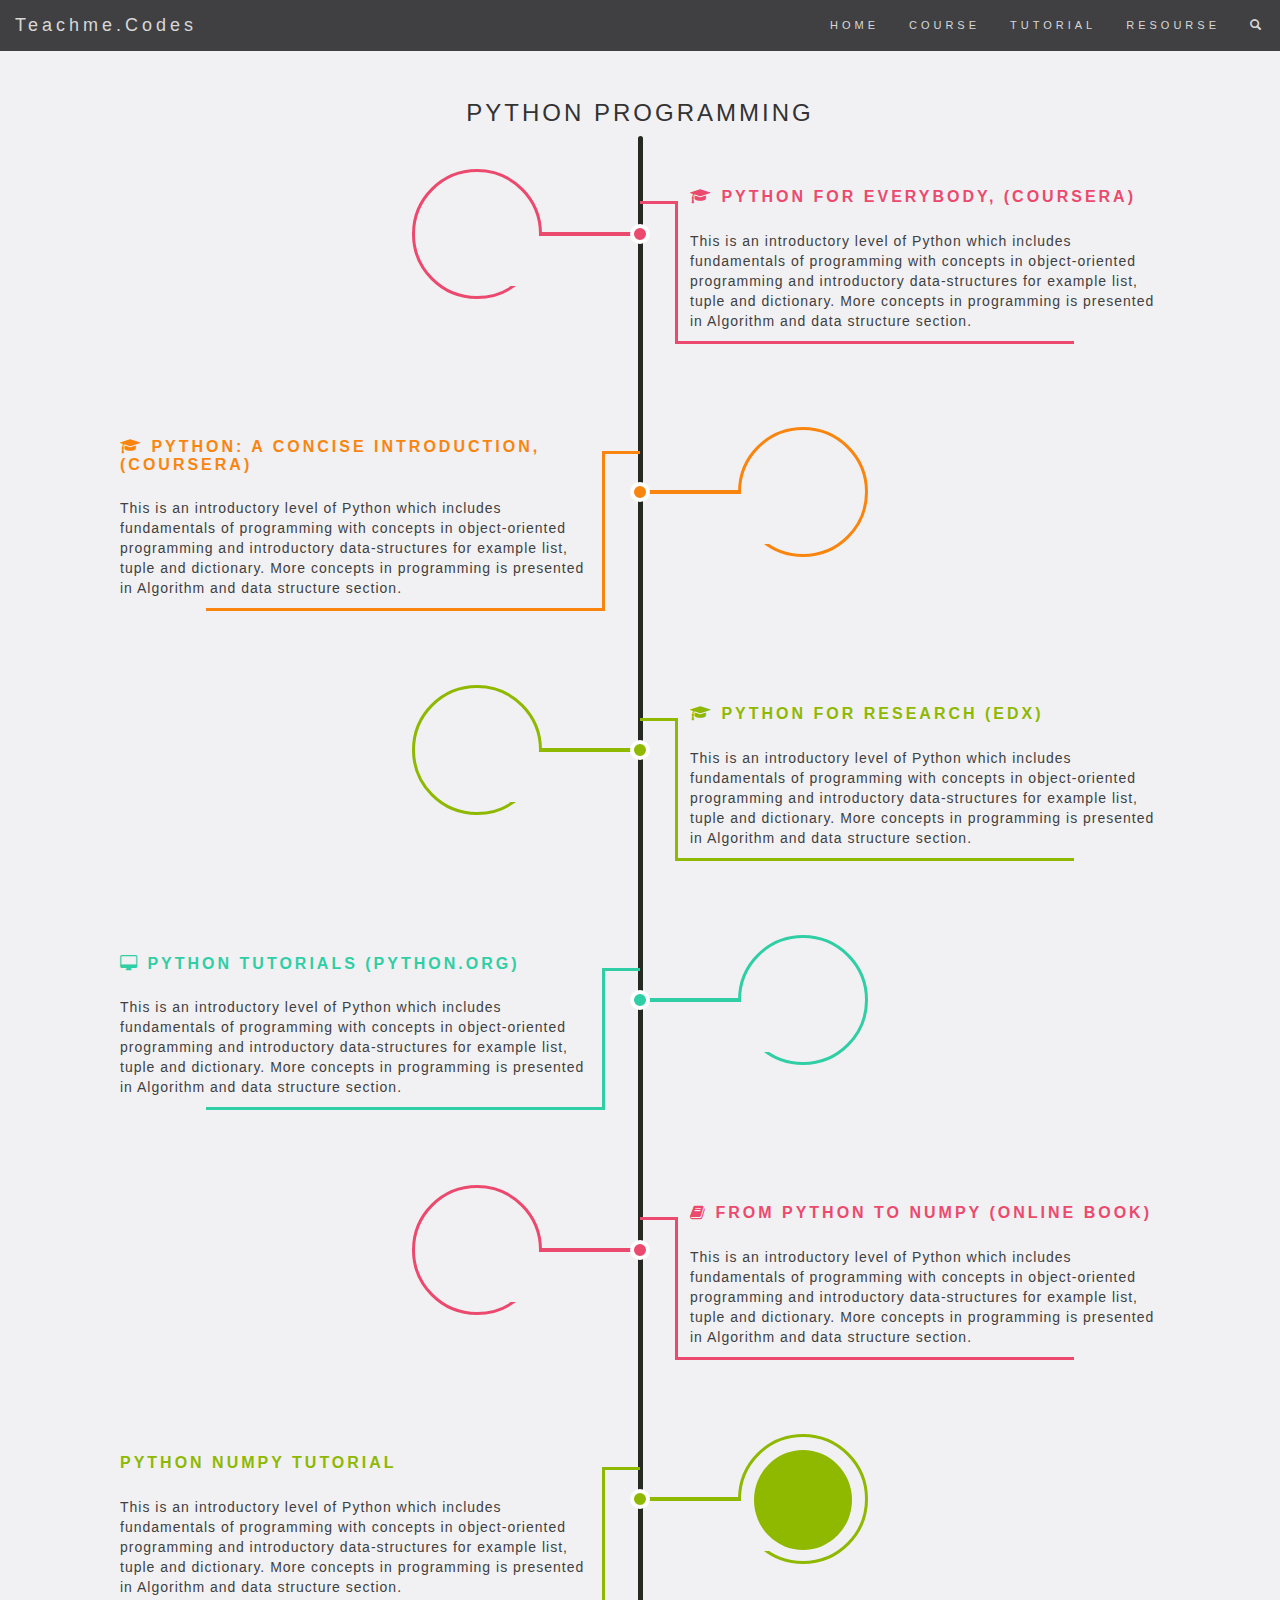
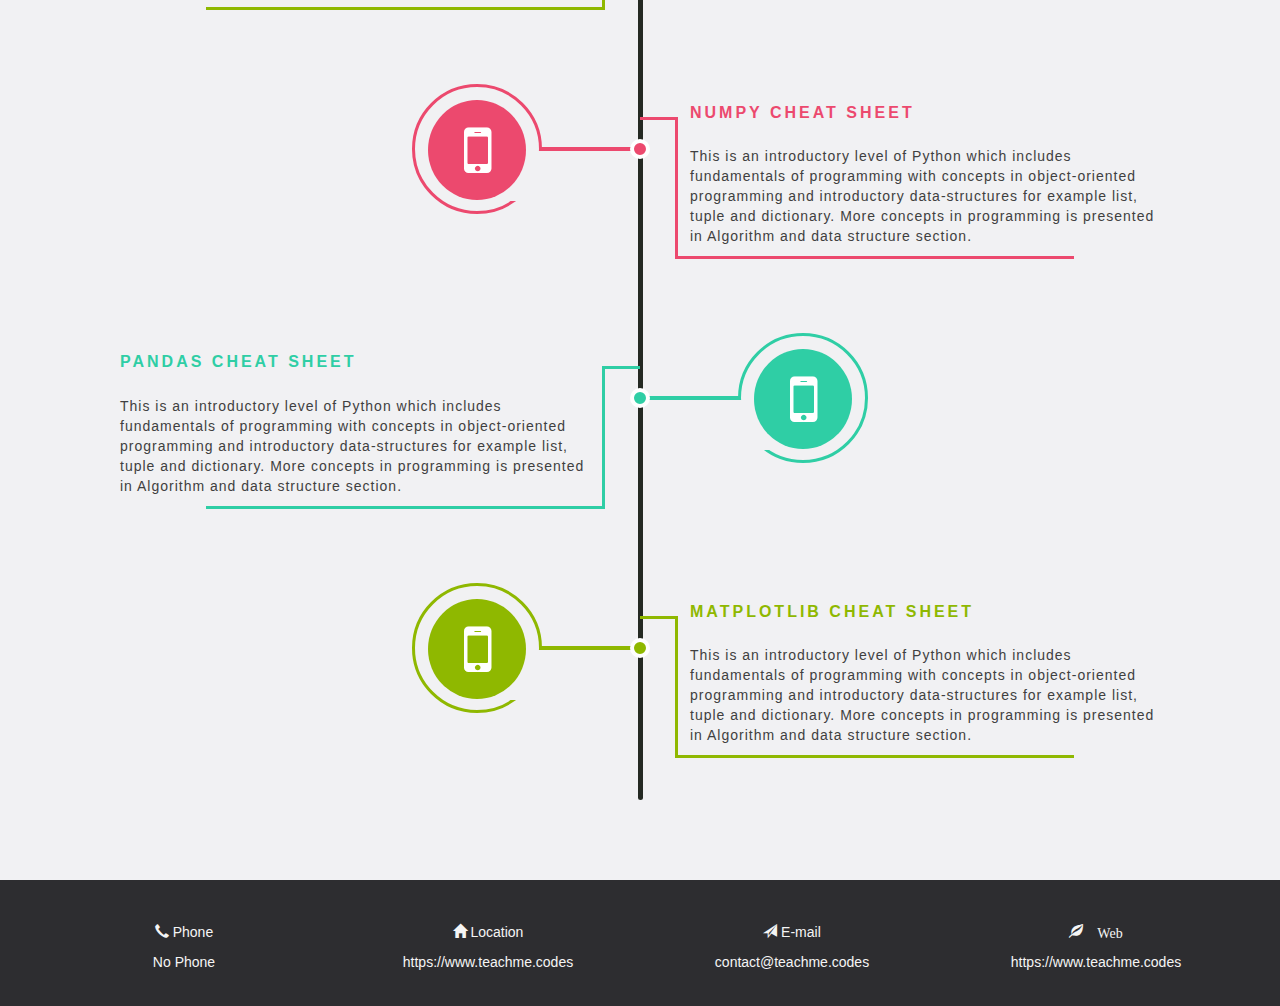
<file: pages/old/python.html>
<!DOCTYPE html>
<html lang="en">
    <head>
        <title>Teachme.Codes</title>
        <link rel="shortcut icon" href="img/favicon.ico">
        <meta charset="utf-8">
        <meta name="viewport" content="width=device-width, initial-scale=1">

        <link href="css/timeline.css" rel="stylesheet">
        <link href="css/syllabus.css" rel="stylesheet">


       
       <link rel="stylesheet" href="https://cdnjs.cloudflare.com/ajax/libs/font-awesome/4.7.0/css/font-awesome.min.css">
        <link rel="stylesheet" href="https://use.fontawesome.com/releases/v5.8.1/css/all.css" integrity="sha384-50oBUHEmvpQ+1lW4y57PTFmhCaXp0ML5d60M1M7uH2+nqUivzIebhndOJK28anvf" crossorigin="anonymous">


        <!-- Latest compiled and minified CSS -->
        <link rel="stylesheet" href="https://maxcdn.bootstrapcdn.com/bootstrap/3.4.0/css/bootstrap.min.css">

        <!-- Latest compiled JavaScript -->
        <script src="https://maxcdn.bootstrapcdn.com/bootstrap/3.4.0/js/bootstrap.min.js"></script>
        
        <!-- Global site tag (gtag.js) - Google Analytics -->
        <script async src="https://www.googletagmanager.com/gtag/js?id=UA-156178967-1"></script>
        <script>
        window.dataLayer = window.dataLayer || [];
        function gtag(){dataLayer.push(arguments);}
        gtag('js', new Date());
        gtag('config', 'UA-156178967-1');
        </script>
        
        
      </head>
    
    
<body  style = "background-color: #F1F1F3;">



<nav class="navbar navbar-white navbar-fixed-top">
  <div class="container-fluid">
    <div class="navbar-header">
      <button type="button" class="navbar-toggle" data-toggle="collapse" data-target="#myNavbar">
        <span class="icon-bar"></span>
        <span class="icon-bar"></span>
        <span class="icon-bar"></span>                        
      </button>
      <a class="navbar-brand" href="https://edusewa.github.io" style="color:black;">Teachme.Codes</a>
    </div>
    <div class="collapse navbar-collapse" id="myNavbar">
      <ul class="nav navbar-nav navbar-right">
        <li><a href="https://teachmex.github.io" style="color:black;">HOME</a></li>
        <li><a href="https://teachmex.github.io" style="color:black;">COURSE</a></li>
        <li><a href="https://teachmex.github.io" style="color:black;">TUTORIAL</a></li>
        <li><a href="https://teachmex.github.io" style="color:black;">RESOURSE</a></li>
        <li><a href="#" style="color:black;"><span class="glyphicon glyphicon-search"></span></a></li>
      </ul>
    </div>
  </div>
</nav>







        <div class="container">
            <h3><center> PYTHON PROGRAMMING </center></h3>
            <div class="row">
                <div class="col-md-12">
                    <div class="main-timeline">



                        <a href = "https://www.coursera.org/learn/python-programming-introduction" target="_blank" class="timeline">
                            <div class="timeline-icon"><i class="fab fa-python"></i></div>
                            <div class="timeline-content">
                                <h3 class="title"> <i class="fa fa-graduation-cap"></i> Python for Everybody, (Coursera) </h3>
                                <br>
                                <p class="description">This is an introductory level of Python which includes fundamentals of programming with concepts in object-oriented programming and introductory data-structures for example list, tuple and dictionary. More concepts in programming is presented in Algorithm and data structure section. </p>
       
                            </div>
                        </a>



                        <a href= "https://www.coursera.org/learn/python-programming-introduction" target="_blank" class="timeline">
                            <div class="timeline-icon"><i class="fab fa-python"></i></div>
                            <div class="timeline-content">
                                <h3 class="title"> <i class="fa fa-graduation-cap"></i> Python: A Concise Introduction,(Coursera)</h3>
                                 <br>
                                <p class="description">
                                   This is an introductory level of Python which includes fundamentals of programming with concepts in object-oriented programming and introductory data-structures for example list, tuple and dictionary. More concepts in programming is presented in Algorithm and data structure section.
                                </p>
                            </div>
                        </a>



                        <a href = "https://www.edx.org/course/using-python-for-research" target="_blank" class="timeline">
                            <div class="timeline-icon"><i class="fab fa-python"></i></div>
                            <div class="timeline-content">
                                <h3 class="title"> <i class="fa fa-graduation-cap"></i> Python for Research (EDX) </h3>
                                 <br>
                                <p class="description">
                                    This is an introductory level of Python which includes fundamentals of programming with concepts in object-oriented programming and introductory data-structures for example list, tuple and dictionary. More concepts in programming is presented in Algorithm and data structure section.
                                </p>
                            </div>
                        </a>



                        <a href=  "https://docs.python.org/3/tutorial/" target ="_blank" class="timeline">
                            <div class="timeline-icon"><i class="fab fa-python"></i></div>
                            <div class="timeline-content">
                                <h3 class="title"> <i class="fa fa-desktop"></i> Python Tutorials (python.org)</h3>
                                 <br>
                                <p class="description">
                                    This is an introductory level of Python which includes fundamentals of programming with concepts in object-oriented programming and introductory data-structures for example list, tuple and dictionary. More concepts in programming is presented in Algorithm and data structure section.
                                </p>
                            </div>
                        </a>




                         <a href= "http://www.labri.fr/perso/nrougier/from-python-to-numpy/" target ="_blank" class="timeline">
                            <div class="timeline-icon"><i class="fab fa-python"></i></div>
                            <div class="timeline-content">
                                <h3 class="title"> <i class="fa fa-book"></i> From Python to Numpy (Online Book)</h3>
                                 <br>
                                <p class="description">
                                    This is an introductory level of Python which includes fundamentals of programming with concepts in object-oriented programming and introductory data-structures for example list, tuple and dictionary. More concepts in programming is presented in Algorithm and data structure section.
                                </p>
                            </div>
                        </a>



                         <a href=  "http://cs231n.github.io/python-numpy-tutorial/" target ="_blank" class="timeline">
                            <div class="timeline-icon"><i class="fab fa-desktop"></i></div>
                            <div class="timeline-content">
                                <h3 class="title">Python Numpy Tutorial</h3>
                                 <br>
                                <p class="description">
                                    This is an introductory level of Python which includes fundamentals of programming with concepts in object-oriented programming and introductory data-structures for example list, tuple and dictionary. More concepts in programming is presented in Algorithm and data structure section.
                                </p>
                            </div>
                        </a>




                        <a href= "https://s3.amazonaws.com/assets.datacamp.com/blog_assets/Numpy_Python_Cheat_Sheet.pdf" target ="_blank" class="timeline">
                            <div class="timeline-icon"><i class="fa fa-mobile"></i></div>
                            <div class="timeline-content">
                                <h3 class="title">Numpy Cheat Sheet</h3>
                                 <br>
                                <p class="description">
                                    This is an introductory level of Python which includes fundamentals of programming with concepts in object-oriented programming and introductory data-structures for example list, tuple and dictionary. More concepts in programming is presented in Algorithm and data structure section.
                                </p>
                            </div>
                        </a>



                        <a href= "https://s3.amazonaws.com/assets.datacamp.com/blog_assets/PandasPythonForDataScience.pdf" target ="_blank" class="timeline">
                            <div class="timeline-icon"><i class="fa fa-mobile"></i></div>
                            <div class="timeline-content">
                                <h3 class="title"> Pandas Cheat Sheet</h3>
                                 <br>
                                <p class="description">
                                    This is an introductory level of Python which includes fundamentals of programming with concepts in object-oriented programming and introductory data-structures for example list, tuple and dictionary. More concepts in programming is presented in Algorithm and data structure section.
                                </p>
                            </div>
                        </a>



                         <a href= "https://drive.google.com/file/d/1c_P6gIYrQ6Z5-0itWfsBuhimiOOU4a9b/view?usp=sharing" target ="_blank" class="timeline">
                            <div class="timeline-icon"><i class="fa fa-mobile"></i></div>
                            <div class="timeline-content">
                                <h3 class="title"> Matplotlib Cheat Sheet</h3>
                                 <br>
                                <p class="description">
                                    This is an introductory level of Python which includes fundamentals of programming with concepts in object-oriented programming and introductory data-structures for example list, tuple and dictionary. More concepts in programming is presented in Algorithm and data structure section.
                                </p>
                            </div>
                        </a>





                    </div>
                </div>
            </div>
        </div>
        
    <!-- Footer -->

<footer> 
<div class="container-fluid" color:white !important;">
    <div class="row text-center" style="padding-top:10px">
        <div class="col-sm-3 col-xs-6">
            <p><span class="glyphicon glyphicon-earphone"></span> Phone</p>
            <p style="margin-bottom:2px;"> No Phone </p>
        </div>
        <div class="col-sm-3 col-xs-6">
            <p><span class="glyphicon glyphicon-home"></span> Location</p>
            <p style="margin-bottom:2px;"> <a target="_blank" href="https://edusewa.github.io/"> https://www.teachme.codes </a> </p>
        </div>
        <div class="col-sm-3 col-xs-6">
            <p><span class="glyphicon glyphicon-send"></span> E-mail</p>
            <p style="margin-bottom:2px;">contact@teachme.codes</p>
        </div>
        <div class="col-sm-3 col-xs-6">
            <p><span class="glyphicon glyphicon-leaf"> Web</p>
            <p style="margin-bottom:2px;"><a href="https://edusewa.github.io">https://www.teachme.codes </a></p>
        </div>
    </div>
</div>
</footer>    
       
       
    </body>
</html>
</file>
<file: css/style.css>
body {
  font-family: 'Comfortaa', sans-serif;
  background-image: linear-gradient(to right, #FDFEFE , #E2D9EB );
}


.main-wrapper {
  width: 70%;
  max-width: 800px;
  margin: 3em auto;
  text-align: center;
}

.badge {
  position: relative;
  margin: 1.5em 3em;
  width: 5.7em;
  height: 6.4em;
  border-radius: 10px;
  display: inline-block;
  top: 0;
  transition: all 0.2s ease;
}
.badge:before, .badge:after {
  position: absolute;
  width: inherit;
  height: inherit;
  border-radius: inherit;
  background: inherit;
  content: "";
  top: 0;
  left: 0;
  right: 0;
  bottom: 0;
  margin: auto;
}
.badge:before {
  transform: rotate(6deg);
}
.badge:after {
  transform: rotate(-6deg);
}
.badge:hover {
  top: -4px;
}
.badge .circle {
  width: 60px;
  height: 60px;
  position: absolute;
  background: #fff;
  z-index: 10;
  border-radius: 50%;
  top: 0;
  left: 0;
  right: 0;
  bottom: 0;
  margin: auto;
}
.badge .circle i.fa {
  font-size: 2em;
  margin-top: 8px;
}
.badge .font {
  display: inline-block;
  margin-top: 1em;
}
.badge .ribbon {
  position: absolute;
  border-radius: 4px;
  padding: 5px 5px 4px;
  width: 100px;
  z-index: 11;
  color: #fff;
  bottom: 12px;
  left: 50%;
  margin-left: -55px;
  height: 15px;
  font-size: 12px;
  box-shadow: 0 1px 2px rgba(0, 0, 0, 0.27);
  text-shadow: 0 2px 2px rgba(0, 0, 0, 0.1);
  text-transform: uppercase;
  background: linear-gradient(to bottom right, #555 0%, #333 100%);
  cursor: default;
}

.yellow {
  background: linear-gradient(to bottom right, #ffeb3b 0%, #fbc02d 100%);
  color: #ffb300;
}

.orange {
  background: linear-gradient(to bottom right, #ffc107 0%, #f57c00 100%);
  color: #f68401;
}

.pink {
  background: linear-gradient(to bottom right, #F48FB1 0%, #d81b60 100%);
  color: #dc306f;
}

.red {
  background: linear-gradient(to bottom right, #f4511e 0%, #b71c1c 100%);
  color: #c62828;
}

.purple {
  background: linear-gradient(to bottom right, #ab47bc 0%, #4527a0 100%);
  color: #7127a8;
}

.teal {
  background: linear-gradient(to bottom right, #4DB6AC 0%, #00796B 100%);
  color: #34a297;
}

.blue {
  background: linear-gradient(to bottom right, #4FC3F7 0%, #2196F3 100%);
  color: #259af3;
}

.blue-dark {
  background: linear-gradient(to bottom right, #1976D2 0%, #283593 100%);
  color: #1c68c5;
}

.green {
  background: linear-gradient(to bottom right, #cddc39 0%, #8bc34a 100%);
  color: #7cb342;
}

.green-dark {
  background: linear-gradient(to bottom right, #4CAF50 0%, #1B5E20 100%);
  color: #00944a;
}

.silver {
  background: linear-gradient(to bottom right, #E0E0E0 0%, #BDBDBD 100%);
  color: #9e9e9e;
}

.gold {
  background: linear-gradient(to bottom right, #e6ce6a 0%, #b7892b 100%);
  color: #b7892b;
}

footer {
  text-align: center;
  margin: 5em auto;
}
footer a {
  text-decoration: none;
  display: inline-block;
  width: 45px;
  height: 45px;
  border-radius: 50%;
  background: #111;
  border: .5px dashed #f8f8f8;
  color: #999;
  margin: 5px;
}
footer a:hover {
  background: #222;
}
footer a .icons {
  margin-top: 12px;
  display: inline-block;
  font-size: 20px;
}
</file>
<file: pages/css/timeline.css>
a{text-decoration:none}
h4{text-align:center;margin:30px 0;color:#444}
.main-timeline{position:relative}
.main-timeline:before{content:"";width:5px;height:100%;border-radius:20px;margin:0 auto;background:#242922;position:absolute;top:0;left:0;right:0}
.main-timeline .timeline{display:inline-block;margin-bottom:50px;position:relative}
.main-timeline .timeline:before{content:"";width:20px;height:20px;border-radius:50%;border:4px solid #fff;background:#ec496e;position:absolute;top:50%;left:50%;z-index:1;transform:translate(-50%,-50%)}
.main-timeline .timeline-icon{display:inline-block;width:130px;height:130px;border-radius:50%;border:3px solid #ec496e;padding:13px;text-align:center;position:absolute;top:50%;left:30%;transform:translateY(-50%)}
.main-timeline .timeline-icon i{display:block;border-radius:50%;background:#ec496e;font-size:64px;color:#fff;line-height:100px;z-index:1;position:relative}
.main-timeline .timeline-icon:after,.main-timeline .timeline-icon:before{content:"";width:100px;height:4px;background:#ec496e;position:absolute;top:50%;right:-100px;transform:translateY(-50%)}
.main-timeline .timeline-icon:after{width:70px;height:50px;background:#F1F1F3;top:89px;right:-30px}
.main-timeline .timeline-content{width:50%;padding:0 50px;margin:52px 0 0;float:right;position:relative}
.main-timeline .timeline-content:before{content:"";width:70%;height:100%;border:3px solid #ec496e;border-top:none;border-right:none;position:absolute;bottom:-13px;left:35px}
.main-timeline .timeline-content:after{content:"";width:37px;height:3px;background:#ec496e;position:absolute;top:13px;left:0}
.main-timeline .title{font-size:16px;font-weight:600;color:#ec496e;text-transform:uppercase;margin:0 0 5px}
.main-timeline .description{display:inline-block;font-size:14px;color:#404040;line-height:20px;letter-spacing:1px;margin:0}
.main-timeline .timeline:nth-child(even) .timeline-icon{left:auto;right:30%}
.main-timeline .timeline:nth-child(even) .timeline-icon:before{right:auto;left:-100px}
.main-timeline .timeline:nth-child(even) .timeline-icon:after{right:auto;left:-30px}
.main-timeline .timeline:nth-child(even) .timeline-content{float:left}
.main-timeline .timeline:nth-child(even) .timeline-content:before{left:auto;right:35px;transform:rotateY(180deg)}
.main-timeline .timeline:nth-child(even) .timeline-content:after{left:auto;right:0}
.main-timeline .timeline:nth-child(2n) .timeline-content:after,.main-timeline .timeline:nth-child(2n) .timeline-icon i,.main-timeline .timeline:nth-child(2n) .timeline-icon:before,.main-timeline .timeline:nth-child(2n):before{background:#f9850f}
.main-timeline .timeline:nth-child(2n) .timeline-icon{border-color:#f9850f}
.main-timeline .timeline:nth-child(2n) .title{color:#f9850f}
.main-timeline .timeline:nth-child(2n) .timeline-content:before{border-left-color:#f9850f;border-bottom-color:#f9850f}
.main-timeline .timeline:nth-child(3n) .timeline-content:after,.main-timeline .timeline:nth-child(3n) .timeline-icon i,.main-timeline .timeline:nth-child(3n) .timeline-icon:before,.main-timeline .timeline:nth-child(3n):before{background:#8fb800}
.main-timeline .timeline:nth-child(3n) .timeline-icon{border-color:#8fb800}
.main-timeline .timeline:nth-child(3n) .title{color:#8fb800}
.main-timeline .timeline:nth-child(3n) .timeline-content:before{border-left-color:#8fb800;border-bottom-color:#8fb800}
.main-timeline .timeline:nth-child(4n) .timeline-content:after,.main-timeline .timeline:nth-child(4n) .timeline-icon i,.main-timeline .timeline:nth-child(4n) .timeline-icon:before,.main-timeline .timeline:nth-child(4n):before{background:#2fcea5}
.main-timeline .timeline:nth-child(4n) .timeline-icon{border-color:#2fcea5}
.main-timeline .timeline:nth-child(4n) .title{color:#2fcea5}
.main-timeline .timeline:nth-child(4n) .timeline-content:before{border-left-color:#2fcea5;border-bottom-color:#2fcea5}
@media only screen and (max-width:1200px){.main-timeline .timeline-icon:before{width:50px;right:-50px}
.main-timeline .timeline:nth-child(even) .timeline-icon:before{right:auto;left:-50px}
.main-timeline .timeline-content{margin-top:75px}
}
@media only screen and (max-width:990px){.main-timeline .timeline{margin:0 0 10px}
.main-timeline .timeline-icon{left:25%}
.main-timeline .timeline:nth-child(even) .timeline-icon{right:25%}
.main-timeline .timeline-content{margin-top:115px}
}
@media only screen and (max-width:767px){.main-timeline{padding-top:50px}
.main-timeline:before{left:80px;right:0;margin:0}
.main-timeline .timeline{margin-bottom:70px}
.main-timeline .timeline:before{top:0;left:83px;right:0;margin:0}
.main-timeline .timeline-icon{width:60px;height:60px;line-height:40px;padding:5px;top:0;left:0}
.main-timeline .timeline:nth-child(even) .timeline-icon{left:0;right:auto}
.main-timeline .timeline-icon:before,.main-timeline .timeline:nth-child(even) .timeline-icon:before{width:25px;left:auto;right:-25px}
.main-timeline .timeline-icon:after,.main-timeline .timeline:nth-child(even) .timeline-icon:after{width:25px;height:30px;top:44px;left:auto;right:-5px}
.main-timeline .timeline-icon i{font-size:30px;line-height:45px}
.main-timeline .timeline-content,.main-timeline .timeline:nth-child(even) .timeline-content{width:100%;margin-top:-15px;padding-left:130px;padding-right:5px}
.main-timeline .timeline:nth-child(even) .timeline-content{float:right}
.main-timeline .timeline-content:before,.main-timeline .timeline:nth-child(even) .timeline-content:before{width:50%;left:120px}
.main-timeline .timeline:nth-child(even) .timeline-content:before{right:auto;transform:rotateY(0)}
.main-timeline .timeline-content:after,.main-timeline .timeline:nth-child(even) .timeline-content:after{left:85px}
}
@media only screen and (max-width:479px){.main-timeline .timeline-content,.main-timeline .timeline:nth-child(2n) .timeline-content{padding-left:110px}
.main-timeline .timeline-content:before,.main-timeline .timeline:nth-child(2n) .timeline-content:before{left:99px}
.main-timeline .timeline-content:after,.main-timeline .timeline:nth-child(2n) .timeline-content:after{left:65px}
}

/******************* Timeline Demo - 2 *****************/
.main-timeline2{padding-top:50px;overflow:hidden;position:relative}
.main-timeline2:before{content:"";width:7px;height:100%;background:#084772;margin:0 auto;position:absolute;top:80px;left:0;right:0}
.main-timeline2 .timeline{width:50%;float:left;padding:20px 60px;border-top:7px solid #084772;border-right:7px solid #084772;border-radius:0 30px 0 0;position:relative;right:-3.5px}
.main-timeline2 .icon{display:block;width:50px;height:50px;line-height:50px;border-radius:50%;background:#e84c47;border:1px solid #fff;text-align:center;font-size:25px;color:#fff;box-shadow:0 0 0 2px #e84c47;position:absolute;top:-30px;left:0}
.main-timeline2 .timeline-content{display:block;padding:30px 10px 10px;border-radius:20px;background:#e84c47;color:#fff;position:relative}
.main-timeline2 .timeline-content:hover{text-decoration:none;color:#fff}
.main-timeline2 .timeline-content:after,.main-timeline2 .timeline-content:before{content:"";display:block;width:10px;height:50px;border-radius:10px;background:#e84c47;border:1px solid #fff;position:absolute;top:-35px;left:50px}
.main-timeline2 .timeline-content:after{left:auto;right:50px}
.main-timeline2 .title{font-size:24px;margin:0}
.main-timeline2 .description{font-size:15px;letter-spacing:1px;margin:0 0 5px}
.main-timeline2 .timeline:nth-child(2n){border-right:none;border-left:7px solid #084772;border-radius:30px 0 0;right:auto;left:-3.5px}
.main-timeline2 .timeline:nth-child(2n) .icon{left:auto;right:0;box-shadow:0 0 0 2px #4bd9bf}
.main-timeline2 .timeline:nth-child(2){margin-top:130px}
.main-timeline2 .timeline:nth-child(odd){margin:-130px 0 30px}
.main-timeline2 .timeline:nth-child(even){margin-bottom:80px}
.main-timeline2 .timeline:first-child,.main-timeline2 .timeline:last-child:nth-child(even){margin:0 0 30px}
.main-timeline2 .timeline:nth-child(2n) .icon,.main-timeline2 .timeline:nth-child(2n) .timeline-content,.main-timeline2 .timeline:nth-child(2n) .timeline-content:after,.main-timeline2 .timeline:nth-child(2n) .timeline-content:before{background:#4bd9bf}
.main-timeline2 .timeline:nth-child(3n) .icon,.main-timeline2 .timeline:nth-child(3n) .timeline-content,.main-timeline2 .timeline:nth-child(3n) .timeline-content:after,.main-timeline2 .timeline:nth-child(3n) .timeline-content:before{background:#ff9e09}
.main-timeline2 .timeline:nth-child(3n) .icon{box-shadow:0 0 0 2px #ff9e09}
.main-timeline2 .timeline:nth-child(4n) .icon,.main-timeline2 .timeline:nth-child(4n) .timeline-content,.main-timeline2 .timeline:nth-child(4n) .timeline-content:after,.main-timeline2 .timeline:nth-child(4n) .timeline-content:before{background:#3ebae7}
.main-timeline2 .timeline:nth-child(4n) .icon{box-shadow:0 0 0 2px #3ebae7}
@media only screen and (max-width:767px){.main-timeline2:before{left:0;right:auto}
.main-timeline2 .timeline,.main-timeline2 .timeline:nth-child(even),.main-timeline2 .timeline:nth-child(odd){width:100%;float:none;padding:20px 30px;margin:0 0 30px;border-right:none;border-left:7px solid #084772;border-radius:30px 0 0;right:auto;left:0}
.main-timeline2 .icon{left:auto;right:0}
}
@media only screen and (max-width:480px){.main-timeline2 .title{font-size:18px}
}

/******************* Timeline Demo - 3 *****************/
.main-timeline3{overflow:hidden;position:relative}
.main-timeline3:before{content:"";width:10px;height:100%;border:3px solid #959595;position:absolute;top:40px;left:50%;transform:translateX(-50%)}
.main-timeline3 .timeline{width:50%;padding:10px 60px 10px 100px;float:right;position:relative}
.main-timeline3 .timeline:before{content:"";width:40px;height:40px;border-radius:50%;background:#c47c48;border:5px solid #fff;box-shadow:0 0 1px 5px #c47c48;position:absolute;top:42px;left:-20px}
.main-timeline3 .timeline-content{display:block;background:#e9e9e7;padding:70px 30px 20px;box-shadow:0 0 10px rgba(0,0,0,.2) inset;position:relative}
.main-timeline3 .timeline-content:hover{text-decoration:none}
.main-timeline3 .year{display:block;width:80%;height:50px;background:#c47c48;padding:0 0 0 50px;font-size:30px;font-weight:800;color:#fff;line-height:50px;box-shadow:0 0 20px rgba(0,0,0,.4) inset;border-radius:10px 10px 10px 0;position:absolute;top:20px;left:-20px}
.main-timeline3 .year:before{content:"";border-top:40px solid #c47c48;border-left:20px solid transparent;border-bottom:20px solid transparent;position:absolute;bottom:-60px;left:0}
.main-timeline3 .title{font-size:18px;font-weight:600;text-transform:uppercase;color:#4a4a4a}
.main-timeline3 .description{font-size:14px;color:#6f6f6f;margin:0 0 5px}
.main-timeline3 .timeline:nth-child(2n){padding:10px 100px 10px 60px;text-align:right}
.main-timeline3 .timeline:nth-child(2n):before{left:auto;right:-20px;background:#bf3fc8;box-shadow:0 0 1px 5px #bf3fc8}
.main-timeline3 .timeline:nth-child(2n) .year{padding-right:50px;border-radius:10px 10px 0;left:auto;right:-20px;background:#bf3fc8}
.main-timeline3 .timeline:nth-child(2n) .year:before{border-left:none;border-right:20px solid transparent;left:auto;right:0;border-top-color:#bf3fc8}
.main-timeline3 .timeline:nth-child(2){margin-top:140px}
.main-timeline3 .timeline:nth-child(odd){margin:-140px 0 0}
.main-timeline3 .timeline:nth-child(even){margin-bottom:60px}
.main-timeline3 .timeline:first-child,.main-timeline3 .timeline:last-child:nth-child(even){margin:0}
.main-timeline3 .timeline:nth-child(3n):before{background:#ce3c41;box-shadow:0 0 1px 5px #ce3c41}
.main-timeline3 .timeline:nth-child(3n) .year{background:#ce3c41}
.main-timeline3 .timeline:nth-child(3n) .year:before{border-top-color:#ce3c41}
.main-timeline3 .timeline:nth-child(4n):before{background:#8cc43d;box-shadow:0 0 1px 5px #8cc43d}
.main-timeline3 .timeline:nth-child(4n) .year{background:#8cc43d}
.main-timeline3 .timeline:nth-child(4n) .year:before{border-top-color:#8cc43d}
@media only screen and (max-width:990px){.main-timeline3:before{top:8%}
.main-timeline3 .timeline{padding:10px 10px 10px 100px}
.main-timeline3 .timeline:nth-child(2n){padding:10px 100px 10px 10px}
}
@media only screen and (max-width:767px){.main-timeline3:before{width:8px;top:0;left:12px;transform:translateX(0)}
.main-timeline3 .timeline,.main-timeline3 .timeline:nth-child(even),.main-timeline3 .timeline:nth-child(odd){width:100%;float:none;text-align:left;padding:0 0 0 60px;margin:0 0 30px}
.main-timeline3 .timeline:before,.main-timeline3 .timeline:nth-child(2n):before{width:20px;height:20px;border:3px solid #fff;top:38px;left:6px}
.main-timeline3 .timeline:nth-child(2n) .year{right:auto;left:-20px;border-radius:10px 10px 10px 0}
.main-timeline3 .timeline:nth-child(2n) .year:before{border-left:20px solid transparent;border-bottom:20px solid transparent;border-right:none;right:auto;left:0}
}

/******************* Timeline Demo - 4 *****************/
.main-timeline4{overflow:hidden;position:relative}
.main-timeline4:before{content:"";width:5px;height:70%;background:#333;position:absolute;top:70px;left:50%;transform:translateX(-50%)}
.main-timeline4 .timeline-content:before,.main-timeline4 .timeline:before{top:50%;transform:translateY(-50%);content:""}
.main-timeline4 .timeline{width:50%;padding-left:100px;float:right;position:relative}
.main-timeline4 .timeline:before{width:20px;height:20px;border-radius:50%;background:#fff;border:5px solid #333;position:absolute;left:-10px}
.main-timeline4 .timeline-content{display:block;padding-left:150px;position:relative}
.main-timeline4 .timeline-content:before{width:90px;height:10px;border-top:7px dotted #333;position:absolute;left:-92px}
.main-timeline4 .year{display:inline-block;width:120px;height:120px;line-height:100px;border-radius:50%;border:10px solid #f54957;font-size:30px;color:#f54957;text-align:center;box-shadow:inset 0 0 10px rgba(0,0,0,.4);position:absolute;top:0;left:0}
.main-timeline4 .year:before{content:"";border-left:20px solid #f54957;border-top:10px solid transparent;border-bottom:10px solid transparent;position:absolute;bottom:-13px;right:0;transform:rotate(45deg)}
.main-timeline4 .inner-content{padding:20px 0}
.main-timeline4 .title{font-size:24px;font-weight:600;color:#f54957;text-transform:uppercase;margin:0 0 5px}
.main-timeline4 .description{font-size:14px;color:#6f6f6f;margin:0 0 5px}
.main-timeline4 .timeline:nth-child(2n){padding:0 100px 0 0}
.main-timeline4 .timeline:nth-child(2n) .timeline-content:before,.main-timeline4 .timeline:nth-child(2n) .year,.main-timeline4 .timeline:nth-child(2n):before{left:auto;right:-10px}
.main-timeline4 .timeline:nth-child(2n) .timeline-content{padding:0 150px 0 0}
.main-timeline4 .timeline:nth-child(2n) .timeline-content:before{right:-92px}
.main-timeline4 .timeline:nth-child(2n) .year{right:0}
.main-timeline4 .timeline:nth-child(2n) .year:before{right:auto;left:0;border-left:none;border-right:20px solid #f54957;transform:rotate(-45deg)}
.main-timeline4 .timeline:nth-child(2){margin-top:110px}
.main-timeline4 .timeline:nth-child(odd){margin:-110px 0 0}
.main-timeline4 .timeline:nth-child(even){margin-bottom:80px}
.main-timeline4 .timeline:first-child,.main-timeline4 .timeline:last-child:nth-child(even){margin:0}
.main-timeline4 .timeline:nth-child(2n) .year{border-color:#1ebad0;color:#1ebad0}
.main-timeline4 .timeline:nth-child(2) .year:before{border-right-color:#1ebad0}
.main-timeline4 .timeline:nth-child(2n) .title{color:#1ebad0}
.main-timeline4 .timeline:nth-child(3n) .year{border-color:#7cba01;color:#7cba01}
.main-timeline4 .timeline:nth-child(3) .year:before{border-left-color:#7cba01}
.main-timeline4 .timeline:nth-child(3n) .title{color:#7cba01}
.main-timeline4 .timeline:nth-child(4n) .year{border-color:#f8781f;color:#f8781f}
.main-timeline4 .timeline:nth-child(4) .year:before{border-right-color:#f8781f}
.main-timeline4 .timeline:nth-child(4n) .title{color:#f8781f}
@media only screen and (max-width:1200px){.main-timeline4 .year{top:50%;transform:translateY(-50%)}
}
@media only screen and (max-width:990px){.main-timeline4 .timeline{padding-left:75px}
.main-timeline4 .timeline:nth-child(2n){padding:0 75px 0 0}
.main-timeline4 .timeline-content{padding-left:130px}
.main-timeline4 .timeline:nth-child(2n) .timeline-content{padding:0 130px 0 0}
.main-timeline4 .timeline-content:before{width:68px;left:-68px}
.main-timeline4 .timeline:nth-child(2n) .timeline-content:before{right:-68px}
}
@media only screen and (max-width:767px){.main-timeline4{overflow:visible}
.main-timeline4:before{height:100%;top:0;left:0;transform:translateX(0)}
.main-timeline4 .timeline:before,.main-timeline4 .timeline:nth-child(2n):before{top:60px;left:-9px;transform:translateX(0)}
.main-timeline4 .timeline,.main-timeline4 .timeline:nth-child(even),.main-timeline4 .timeline:nth-child(odd){width:100%;float:none;text-align:center;padding:0;margin:0 0 10px}
.main-timeline4 .timeline-content,.main-timeline4 .timeline:nth-child(2n) .timeline-content{padding:0}
.main-timeline4 .timeline-content:before,.main-timeline4 .timeline:nth-child(2n) .timeline-content:before{display:none}
.main-timeline4 .timeline:nth-child(2n) .year,.main-timeline4 .year{position:relative;transform:translateY(0)}
.main-timeline4 .timeline:nth-child(2n) .year:before,.main-timeline4 .year:before{border:none;border-right:20px solid #f54957;border-top:10px solid transparent;border-bottom:10px solid transparent;top:50%;left:-23px;bottom:auto;right:auto;transform:rotate(0)}
.main-timeline4 .timeline:nth-child(2n) .year:before{border-right-color:#1ebad0}
.main-timeline4 .timeline:nth-child(3n) .year:before{border-right-color:#7cba01}
.main-timeline4 .timeline:nth-child(4n) .year:before{border-right-color:#f8781f}
.main-timeline4 .inner-content{padding:10px}
}

/******************* Timeline Demo - 5 *****************/
.main-timeline5{overflow:hidden;position:relative}
.main-timeline5 .timeline{position:relative;margin-top:-79px}
.main-timeline5 .timeline:first-child{margin-top:0}
.main-timeline5 .timeline-icon,.main-timeline5 .year{margin:auto;position:absolute;top:0;left:0;bottom:0;right:0}
.main-timeline5 .timeline:after,.main-timeline5 .timeline:before{content:"";display:block;width:100%;clear:both}
.main-timeline5 .timeline:before{content:"";width:100%;height:100%;box-shadow:-8px 0 5px -5px rgba(0,0,0,.5) inset;position:absolute;top:0;right:0;z-index:2}
.main-timeline5 .timeline-icon{width:210px;height:210px;border-radius:50%;border:25px solid transparent;border-top-color:#f44556;border-right-color:#f44556;z-index:1;transform:rotate(45deg)}
.main-timeline5 .year{display:block;width:110px;height:110px;line-height:110px;border-radius:50%;background:#fff;box-shadow:0 0 20px rgba(0,0,0,.4);font-size:30px;font-weight:700;color:#f44556;text-align:center;transform:rotate(-45deg)}
.main-timeline5 .timeline-content{width:35%;float:right;background:#f44556;padding:30px 20px;margin:50px 0;z-index:1;position:relative}
.main-timeline5 .timeline-content:before{content:"";width:20%;height:15px;background:#f44556;position:absolute;top:50%;left:-20%;z-index:-1;transform:translateY(-50%)}
.main-timeline5 .title{font-size:20px;font-weight:700;color:#fff;margin:0 0 10px}
.main-timeline5 .description{font-size:16px;color:#fff;line-height:24px;margin:0}
.main-timeline5 .timeline:nth-child(2n):before{box-shadow:8px 0 5px -5px rgba(0,0,0,.5) inset}
.main-timeline5 .timeline:nth-child(2n) .timeline-icon{transform:rotate(-135deg);border-top-color:#e97e2e;border-right-color:#e97e2e}
.main-timeline5 .timeline:nth-child(2n) .year{transform:rotate(135deg);color:#e97e2e}
.main-timeline5 .timeline:nth-child(2n) .timeline-content{float:left}
.main-timeline5 .timeline:nth-child(2n) .timeline-content:before{left:auto;right:-20%}
.main-timeline5 .timeline:nth-child(2n) .timeline-content,.main-timeline5 .timeline:nth-child(2n) .timeline-content:before{background:#e97e2e}
.main-timeline5 .timeline:nth-child(3n) .timeline-icon{border-top-color:#13afae;border-right-color:#13afae}
.main-timeline5 .timeline:nth-child(3n) .year{color:#13afae}
.main-timeline5 .timeline:nth-child(3n) .timeline-content,.main-timeline5 .timeline:nth-child(3n) .timeline-content:before{background:#13afae}
.main-timeline5 .timeline:nth-child(4n) .timeline-icon{border-top-color:#105572;border-right-color:#105572}
.main-timeline5 .timeline:nth-child(4n) .year{color:#105572}
.main-timeline5 .timeline:nth-child(4n) .timeline-content,.main-timeline5 .timeline:nth-child(4n) .timeline-content:before{background:#105572}
@media only screen and (max-width:1199px){.main-timeline5 .timeline{margin-top:-103px}
.main-timeline5 .timeline-content:before{left:-18%}
.main-timeline5 .timeline:nth-child(2n) .timeline-content:before{right:-18%}
}
@media only screen and (max-width:990px){.main-timeline5 .timeline{margin-top:-127px}
.main-timeline5 .timeline-content:before{left:-2%}
.main-timeline5 .timeline:nth-child(2n) .timeline-content:before{right:-2%}
}
@media only screen and (max-width:767px){.main-timeline5 .timeline{margin-top:0;overflow:hidden}
.main-timeline5 .timeline:before,.main-timeline5 .timeline:nth-child(2n):before{box-shadow:none}
.main-timeline5 .timeline-icon,.main-timeline5 .timeline:nth-child(2n) .timeline-icon{margin-top:-30px;margin-bottom:20px;position:relative;transform:rotate(135deg)}
.main-timeline5 .timeline:nth-child(2n) .year,.main-timeline5 .year{transform:rotate(-135deg)}
.main-timeline5 .timeline-content,.main-timeline5 .timeline:nth-child(2n) .timeline-content{width:100%;float:none;border-radius:0 0 20px 20px;text-align:center;padding:25px 20px;margin:0 auto}
.main-timeline5 .timeline-content:before,.main-timeline5 .timeline:nth-child(2n) .timeline-content:before{width:15px;height:25px;position:absolute;top:-22px;left:50%;z-index:-1;transform:translate(-50%,0)}
}

/******************* Timeline Demo - 6 *****************/
.demo{background:#f2f2f2}
.main-timeline6{overflow:hidden;position:relative}
.main-timeline6 .timeline{width:50%;float:right;position:relative;z-index:1}
.main-timeline6 .timeline:after,.main-timeline6 .timeline:before{position:absolute;top:50%;content:"";display:block;clear:both}
.main-timeline6 .timeline:before{width:40%;height:6px;background:#9f005d;left:0;z-index:-1;transform:translateY(-50%)}
.main-timeline6 .timeline:after{width:6px;height:70%;background:#9f005d;left:-3px}
.main-timeline6 .timeline-content{width:65%;float:right;padding:0 0 30px 30px;margin-right:15px;background:#fff;border-radius:10px;box-shadow:3px 3px 5px 6px #ccc}
.main-timeline6 .timeline-content:after,.main-timeline6 .timeline-content:before{content:"";width:26px;height:26px;border-radius:50%;background:#9f005d;position:absolute;top:50%;left:-13px;z-index:1;transform:translateY(-50%)}
.main-timeline6 .timeline-content:after{left:30%;transform:translate(-50%,-50%)}
.main-timeline6 .year{display:block;font-size:28px;font-weight:700;color:#9f005d;text-align:center;padding-left:50px}
.main-timeline6 .content-inner{padding:35px 15px 35px 110px;margin-right:-15px;background:#9f005d;border-radius:150px 0 0 150px;position:relative}
.main-timeline6 .content-inner:after,.main-timeline6 .content-inner:before{content:"";border-left:15px solid #640026;border-top:10px solid transparent;position:absolute;top:-10px;right:0}
.main-timeline6 .content-inner:after{border-top:none;border-bottom:10px solid transparent;top:auto;bottom:-10px}
.main-timeline6 .icon{width:110px;height:100%;text-align:center;position:absolute;top:0;left:0}
.main-timeline6 .icon i{font-size:60px;font-weight:700;color:#fff;position:absolute;top:50%;left:50%;transform:translate(-50%,-50%)}
.main-timeline6 .title{font-size:22px;font-weight:700;color:#fff;margin:0 0 5px}
.main-timeline6 .description{font-size:14px;color:#fff;margin:0}
.main-timeline6 .timeline:nth-child(2n) .icon,.main-timeline6 .timeline:nth-child(2n):after,.main-timeline6 .timeline:nth-child(2n):before{left:auto;right:0}
.main-timeline6 .timeline:nth-child(2n):after{right:-3px}
.main-timeline6 .timeline:nth-child(2n) .timeline-content{float:left;padding:0 30px 30px 0;margin:0 0 0 15px}
.main-timeline6 .timeline:nth-child(2n) .timeline-content:after,.main-timeline6 .timeline:nth-child(2n) .timeline-content:before{left:auto;right:-13px}
.main-timeline6 .timeline:nth-child(2n) .timeline-content:after{right:30%;margin-right:-25px}
.main-timeline6 .timeline:nth-child(2n) .year{padding:0 50px 0 0;color:#05b1ff}
.main-timeline6 .timeline:nth-child(2n) .content-inner{padding:35px 110px 35px 15px;margin:0 0 0 -15px;border-radius:0 150px 150px 0}
.main-timeline6 .timeline:nth-child(2n) .content-inner:after,.main-timeline6 .timeline:nth-child(2n) .content-inner:before{border:none;border-right:15px solid #027dcd;border-top:10px solid transparent;right:auto;left:0}
.main-timeline6 .timeline:nth-child(2n) .content-inner:after{border-top:none;border-bottom:10px solid transparent}
.main-timeline6 .timeline:nth-child(2){margin-top:200px}
.main-timeline6 .timeline:nth-child(odd){margin:-190px 0 0}
.main-timeline6 .timeline:nth-child(even){margin-bottom:70px}
.main-timeline6 .timeline:first-child,.main-timeline6 .timeline:last-child:nth-child(even){margin:0}
.main-timeline6 .timeline:nth-child(2n) .content-inner,.main-timeline6 .timeline:nth-child(2n) .timeline-content:after,.main-timeline6 .timeline:nth-child(2n) .timeline-content:before,.main-timeline6 .timeline:nth-child(2n):after,.main-timeline6 .timeline:nth-child(2n):before{background:#05b1ff}
.main-timeline6 .timeline:nth-child(3n) .content-inner,.main-timeline6 .timeline:nth-child(3n) .timeline-content:after,.main-timeline6 .timeline:nth-child(3n) .timeline-content:before,.main-timeline6 .timeline:nth-child(3n):after,.main-timeline6 .timeline:nth-child(3n):before{background:#00a3a9}
.main-timeline6 .timeline:nth-child(3n) .content-inner:after,.main-timeline6 .timeline:nth-child(3n) .content-inner:before{border-left-color:#006662}
.main-timeline6 .timeline:nth-child(3n) .year{color:#00a3a9}
.main-timeline6 .timeline:nth-child(4n) .content-inner,.main-timeline6 .timeline:nth-child(4n) .timeline-content:after,.main-timeline6 .timeline:nth-child(4n) .timeline-content:before,.main-timeline6 .timeline:nth-child(4n):after,.main-timeline6 .timeline:nth-child(4n):before{background:#f92534}
.main-timeline6 .timeline:nth-child(4n) .content-inner:after,.main-timeline6 .timeline:nth-child(4n) .content-inner:before{border-right-color:#92070e}
.main-timeline6 .timeline:nth-child(4n) .year{color:#f92534}
@media only screen and (max-width:990px) and (min-width:768px){.main-timeline6 .timeline:after{height:80%}
}
@media only screen and (max-width:767px){.main-timeline6 .timeline:last-child,.main-timeline6 .timeline:nth-child(even),.main-timeline6 .timeline:nth-child(odd){margin:0}
.main-timeline6 .timeline{width:95%;margin:15px 15px 15px 0!important}
.main-timeline6 .timeline .timeline-content:after,.main-timeline6 .timeline .timeline-content:before,.main-timeline6 .timeline:after,.main-timeline6 .timeline:before{display:none}
.main-timeline6 .timeline-content,.main-timeline6 .timeline:nth-child(2n) .timeline-content{width:100%;float:none;padding:0 0 30px 30px;margin:0}
.main-timeline6 .content-inner,.main-timeline6 .timeline:nth-child(2n) .content-inner{padding:35px 15px 35px 110px;margin:0 -15px 0 0;border-radius:150px 0 0 150px}
.main-timeline6 .timeline:nth-child(2n) .content-inner:after,.main-timeline6 .timeline:nth-child(2n) .content-inner:before{border:none;border-left:15px solid #027dcd;border-top:10px solid transparent;right:0;left:auto}
.main-timeline6 .timeline:nth-child(2n) .content-inner:after{border-top:none;border-bottom:10px solid transparent}
.main-timeline6 .timeline:nth-child(2n) .icon{top:0;left:0}
.main-timeline6 .timeline:nth-child(4n) .content-inner:after,.main-timeline6 .timeline:nth-child(4n) .content-inner:before{border-left-color:#92070e}
}

/******************* Timeline Demo - 7 *****************/
.main-timeline7{overflow:hidden;position:relative}
.main-timeline7 .timeline{width:50%;float:left;z-index:1;position:relative}
.main-timeline7 .timeline:after,.main-timeline7 .timeline:before{content:"";display:block;clear:both}
.main-timeline7 .timeline:before{content:"";width:40px;height:90%;background:#727cb6;position:absolute;top:10%;right:-20px}
.main-timeline7 .timeline:last-child:before{height:0}
.main-timeline7 .timeline-icon{width:80px;height:80px;border-radius:50%;background:#727cb6;overflow:hidden;text-align:center;position:absolute;top:0;right:-40px;z-index:3}
.main-timeline7 .timeline-icon:before{content:"";width:60px;height:60px;border-radius:50%;background:#fff;border:2px solid #727cb6;box-shadow:0 0 0 4px #a5afe4;margin:auto;position:absolute;top:0;left:0;bottom:0;right:0}
.main-timeline7 .timeline-icon i{font-size:35px;color:#303a3b;line-height:80px;z-index:1;position:relative}
.main-timeline7 .year{display:block;padding:0 60px 0 30px;font-size:30px;color:#303a3b;text-align:right;border-bottom:2px solid #303a3b;z-index:2;position:relative}
.main-timeline7 .year:before{content:"";display:block;width:30px;height:30px;border-radius:50%;background:#727cb6;border:5px solid #fff;box-shadow:0 0 0 4px #727cb6;margin:auto;position:absolute;bottom:-15px;left:4px}
.main-timeline7 .year:after{content:"";border-left:10px solid #303a3b;border-top:10px solid transparent;border-bottom:10px solid transparent;position:absolute;bottom:-11px;left:50px}
.main-timeline7 .timeline-content{padding:18px 60px 18px 40px;text-align:right;position:relative;z-index:1}
.main-timeline7 .timeline-content:after,.main-timeline7 .timeline-content:before{content:"";width:80px;height:150px;border-radius:50%;background:#fff;position:absolute;top:-7%;right:15px;z-index:-1}
.main-timeline7 .timeline-content:after{left:auto;right:-95px}
.main-timeline7 .timeline:last-child .timeline-content:after,.main-timeline7 .timeline:last-child .timeline-content:before{width:0;height:0}
.main-timeline7 .title{font-size:22px;font-weight:700;color:#727cb6;margin-top:0}
.main-timeline7 .description{font-size:15px;color:#7f8386;line-height:25px}
.main-timeline7 .timeline:nth-child(2){margin-top:140px}
.main-timeline7 .timeline:nth-child(even){margin-bottom:80px}
.main-timeline7 .timeline:nth-child(odd){margin:-140px 0 0}
.main-timeline7 .timeline:first-child,.main-timeline7 .timeline:last-child:nth-child(even){margin:0!important}
.main-timeline7 .timeline:nth-child(2n) .timeline-icon,.main-timeline7 .timeline:nth-child(2n):before{right:auto;left:-20px;background:#e77e21}
.main-timeline7 .timeline:nth-child(2n) .timeline-icon{left:-40px}
.main-timeline7 .timeline:nth-child(2n) .year{padding:0 30px 0 60px;text-align:left}
.main-timeline7 .timeline:nth-child(2n) .year:before{left:auto;right:3px}
.main-timeline7 .timeline:nth-child(2n) .year:after{border-left:none;border-right:10px solid #303a3b;right:50px}
.main-timeline7 .timeline:nth-child(2n) .timeline-content{padding:18px 40px 18px 60px;text-align:left}
.main-timeline7 .timeline:nth-child(2n) .timeline-content:before{left:-95px}
.main-timeline7 .timeline:nth-child(2n) .timeline-content:after{left:15px}
.main-timeline7 .timeline:nth-child(2n) .timeline-icon:before{border-color:#e77e21;box-shadow:0 0 0 4px #f1a563}
.main-timeline7 .timeline:nth-child(2n) .year:before{background:#e77e21;box-shadow:0 0 0 4px #e77e21}
.main-timeline7 .timeline:nth-child(2n) .title{color:#e77e21}
.main-timeline7 .timeline:nth-child(3n) .timeline-icon,.main-timeline7 .timeline:nth-child(3n):before{background:#008b8b}
.main-timeline7 .timeline:nth-child(3n) .timeline-icon:before{border-color:#008b8b;box-shadow:0 0 0 4px #50b5b4}
.main-timeline7 .timeline:nth-child(3n) .year:before{background:#008b8b;box-shadow:0 0 0 4px #008b8b}
.main-timeline7 .timeline:nth-child(3n) .title{color:#008b8b}
.main-timeline7 .timeline:nth-child(4n) .timeline-icon,.main-timeline7 .timeline:nth-child(4n):before{background:#ed687c}
.main-timeline7 .timeline:nth-child(4n) .timeline-icon:before{border-color:#ed687c;box-shadow:0 0 0 4px #f798a8}
.main-timeline7 .timeline:nth-child(4n) .year:before{background:#ed687c;box-shadow:0 0 0 4px #ed687c}
.main-timeline7 .timeline:nth-child(4n) .title{color:#ed687c}
@media only screen and (max-width:990px){.main-timeline7 .timeline{width:100%}
.main-timeline7 .timeline:nth-child(even),.main-timeline7 .timeline:nth-child(odd){margin:0}
.main-timeline7 .timeline:before,.main-timeline7 .timeline:nth-child(2n):before{width:30px;height:100%;left:25px}
.main-timeline7 .timeline-icon,.main-timeline7 .timeline:nth-child(2n) .timeline-icon{left:0}
.main-timeline7 .timeline:nth-child(2n) .year,.main-timeline7 .year{text-align:left;padding:0 30px 0 100px}
.main-timeline7 .timeline:nth-child(2n) .year:before,.main-timeline7 .year:before{left:auto;right:4px}
.main-timeline7 .year:after{left:auto;right:50px;border-right:10px solid #303a3b;border-left:none}
.main-timeline7 .timeline-content .description{color:#666}
.main-timeline7 .timeline-content,.main-timeline7 .timeline:nth-child(2n) .timeline-content{text-align:left;padding:18px 40px 18px 100px}
.main-timeline7 .timeline-content:after,.main-timeline7 .timeline-content:before{width:0;height:0}
}

/******************* Timeline Demo - 8 *****************/
.main-timeline8{overflow:hidden;position:relative}
.main-timeline8:after,.main-timeline8:before{content:"";display:block;width:100%;clear:both}
.main-timeline8:before{content:"";width:3px;height:100%;background:#d6d5d5;position:absolute;top:30px;left:50%}
.main-timeline8 .timeline{width:50%;float:left;padding-right:30px;position:relative}
.main-timeline8 .timeline-icon{width:32px;height:32px;border-radius:50%;background:#fff;border:3px solid #fe6847;position:absolute;top:5.5%;right:-17.5px}
.main-timeline8 .year{display:block;padding:10px;margin:0;font-size:30px;color:#fff;border-radius:0 50px 50px 0;background:#fe6847;text-align:center;position:relative}
.main-timeline8 .year:before{content:"";border-top:35px solid #f59c8b;border-left:35px solid transparent;position:absolute;bottom:-35px;left:0}
.main-timeline8 .timeline-content{padding:30px 20px;margin:0 45px 0 35px;background:#f2f2f2}
.main-timeline8 .title{font-size:19px;font-weight:700;color:#504f54;margin:0 0 10px}
.main-timeline8 .description{font-size:14px;color:#7d7b7b;margin:0}
.main-timeline8 .timeline:nth-child(2n){padding:0 0 0 30px}
.main-timeline8 .timeline:nth-child(2n) .timeline-icon{right:auto;left:-14.5px}
.main-timeline8 .timeline:nth-child(2n) .year{border-radius:50px 0 0 50px;background:#7eda99}
.main-timeline8 .timeline:nth-child(2n) .year:before{border-left:none;border-right:35px solid transparent;left:auto;right:0}
.main-timeline8 .timeline:nth-child(2n) .timeline-content{text-align:right;margin:0 35px 0 45px}
.main-timeline8 .timeline:nth-child(2){margin-top:170px}
.main-timeline8 .timeline:nth-child(odd){margin:-175px 0 0}
.main-timeline8 .timeline:nth-child(even){margin-bottom:80px}
.main-timeline8 .timeline:first-child,.main-timeline8 .timeline:last-child:nth-child(even){margin:0}
.main-timeline8 .timeline:nth-child(2n) .timeline-icon{border-color:#7eda99}
.main-timeline8 .timeline:nth-child(2n) .year:before{border-top-color:#92efad}
.main-timeline8 .timeline:nth-child(3n) .timeline-icon{border-color:#8a5ec1}
.main-timeline8 .timeline:nth-child(3n) .year{background:#8a5ec1}
.main-timeline8 .timeline:nth-child(3n) .year:before{border-top-color:#a381cf}
.main-timeline8 .timeline:nth-child(4n) .timeline-icon{border-color:#f98d9c}
.main-timeline8 .timeline:nth-child(4n) .year{background:#f98d9c}
.main-timeline8 .timeline:nth-child(4n) .year:before{border-top-color:#f2aab3}
@media only screen and (max-width:767px){.main-timeline8{overflow:visible}
.main-timeline8:before{top:0;left:0}
.main-timeline8 .timeline:nth-child(2),.main-timeline8 .timeline:nth-child(even),.main-timeline8 .timeline:nth-child(odd){margin:0}
.main-timeline8 .timeline{width:100%;float:none;padding:0 0 0 30px;margin-bottom:20px!important}
.main-timeline8 .timeline:last-child{margin:0!important}
.main-timeline8 .timeline-icon{right:auto;left:-14.5px}
.main-timeline8 .year{border-radius:50px 0 0 50px}
.main-timeline8 .year:before{border-left:none;border-right:35px solid transparent;left:auto;right:0}
.main-timeline8 .timeline-content{margin:0 35px 0 45px}
}

/******************* Timeline Demo - 9 *****************/
.main-timeline9{position:relative}
.main-timeline9:after,.main-timeline9:before{content:"";display:block;width:100%;clear:both}
.main-timeline9:before{content:"";width:3px;height:100%;background:#302124;position:absolute;top:0;left:50%}
.main-timeline9 .timeline{width:50%;float:left;position:relative;z-index:1}
.main-timeline9 .timeline:after,.main-timeline9 .timeline:before{content:"";display:block;width:100%;clear:both}
.main-timeline9 .timeline:first-child:before,.main-timeline9 .timeline:last-child:before{content:"";width:25px;height:25px;border-radius:50%;background:#fff;border:4px solid #cca872;position:absolute;top:0;right:-14px;z-index:1}
.main-timeline9 .timeline:last-child:before{top:auto;bottom:0}
.main-timeline9 .timeline:last-child:nth-child(even):before{right:auto;left:-12px;bottom:-2px}
.main-timeline9 .timeline-content{text-align:center;margin-top:8px;position:relative;transition:all .3s ease 0s}
.main-timeline9 .timeline-content:before{content:"";width:100%;height:5px;background:#cca872;position:absolute;top:88px;left:0;z-index:-1}
.main-timeline9 .circle{width:180px;height:180px;border-radius:50%;background:#fff;border:8px solid #cca872;float:left;margin-right:25px;position:relative}
.main-timeline9 .circle span:after,.main-timeline9 .circle span:before,.main-timeline9 .circle:before{content:"";margin:auto;position:absolute;right:-33px;bottom:0;z-index:-1}
.main-timeline9 .circle:before{width:26px;height:30px;background:#cca872;top:0;box-shadow:inset 7px 0 9px -7px #444}
.main-timeline9 .circle span{display:block;width:100%;height:100%;border-radius:50%;line-height:160px;border:3px solid #adabab;font-size:80px;color:#454344}
.main-timeline9 .circle span:after,.main-timeline9 .circle span:before{width:28px;height:50px;background:#fff;border-radius:0 0 0 21px;top:-54px}
.main-timeline9 .circle span:after{border-radius:21px 0 0;top:0;bottom:-56px}
.main-timeline9 .content{display:table;padding-right:40px;position:relative}
.main-timeline9 .year{display:block;padding:10px;margin:10px 0 50px;background:#cca872;border-radius:7px;font-size:25px;color:#fff}
.main-timeline9 .title{font-size:25px;font-weight:700;color:#cca872;margin-top:0}
.main-timeline9 .icon span:after,.main-timeline9 .icon span:before,.main-timeline9 .icon:before{content:"";height:25px;margin:auto;position:absolute;bottom:0;z-index:-1;left:-15px}
.main-timeline9 .description{font-size:14px;color:#a6a6a6;text-align:justify}
.main-timeline9 .icon{width:25px;height:25px;border-radius:50%;background:#fff;border:4px solid #cca872;position:absolute;top:78px;right:-14px}
.main-timeline9 .icon:before{width:15px;background:#cca872;top:-1px}
.main-timeline9 .icon span:after,.main-timeline9 .icon span:before{width:21px;background:#fff;border-radius:0 0 21px;top:-30px}
.main-timeline9 .icon span:after{border-radius:0 21px 0 0;top:0;left:-15px;bottom:-30px}
.main-timeline9 .timeline:nth-child(2n) .circle,.main-timeline9 .timeline:nth-child(2n) .timeline-content{float:right}
.main-timeline9 .timeline:nth-child(2n) .circle{margin:0 0 0 25px}
.main-timeline9 .timeline:nth-child(2n) .circle:before{right:auto;left:-33px;box-shadow:-7px 0 9px -7px #444 inset}
.main-timeline9 .timeline:nth-child(2n) .circle span:after,.main-timeline9 .timeline:nth-child(2n) .circle span:before{right:auto;left:-33px;border-radius:0 0 21px}
.main-timeline9 .timeline:nth-child(2n) .circle span:after{border-radius:0 21px 0 0}
.main-timeline9 .timeline:nth-child(2n) .content{padding:0 0 0 40px;margin-left:2px}
.main-timeline9 .timeline:nth-child(2n) .icon{right:auto;left:-14px}
.main-timeline9 .timeline:nth-child(2n) .icon span:after,.main-timeline9 .timeline:nth-child(2n) .icon span:before,.main-timeline9 .timeline:nth-child(2n) .icon:before{left:auto;right:-15px}
.main-timeline9 .timeline:nth-child(2n) .icon span:before{border-radius:0 0 0 21px}
.main-timeline9 .timeline:nth-child(2n) .icon span:after{border-radius:21px 0 0}
.main-timeline9 .timeline:nth-child(2){margin-top:180px}
.main-timeline9 .timeline:nth-child(odd){margin:-175px 0 0}
.main-timeline9 .timeline:nth-child(even){margin-bottom:80px}
.main-timeline9 .timeline:first-child,.main-timeline9 .timeline:last-child:nth-child(even){margin:0}
@media only screen and (max-width:990px){.main-timeline9:before{left:100%}
.main-timeline9 .timeline{width:100%;float:none;margin-bottom:20px!important}
.main-timeline9 .timeline:first-child:before,.main-timeline9 .timeline:last-child:before{left:auto!important;right:-13px!important}
.main-timeline9 .timeline:nth-child(2n) .circle{float:left;margin:0 25px 0 0}
.main-timeline9 .timeline:nth-child(2n) .circle:before{right:-33px;left:auto;box-shadow:7px 0 9px -7px #444 inset}
.main-timeline9 .timeline:nth-child(2n) .circle span:after,.main-timeline9 .timeline:nth-child(2n) .circle span:before{right:-33px;left:auto;border-radius:0 0 0 21px}
.main-timeline9 .timeline:nth-child(2n) .circle span:after{border-radius:21px 0 0}
.main-timeline9 .timeline:nth-child(2n) .content{padding:0 40px 0 0;margin-left:0}
.main-timeline9 .timeline:nth-child(2n) .icon{right:-14px;left:auto}
.main-timeline9 .timeline:nth-child(2n) .icon span:after,.main-timeline9 .timeline:nth-child(2n) .icon span:before,.main-timeline9 .timeline:nth-child(2n) .icon:before{left:-15px;right:auto}
.main-timeline9 .timeline:nth-child(2n) .icon span:before{border-radius:0 0 21px}
.main-timeline9 .timeline:nth-child(2n) .icon span:after{border-radius:0 21px 0 0}
.main-timeline9 .timeline:nth-child(2),.main-timeline9 .timeline:nth-child(even),.main-timeline9 .timeline:nth-child(odd){margin:0}
}
@media only screen and (max-width:480px){.main-timeline9:before{left:0}
.main-timeline9 .timeline:first-child:before,.main-timeline9 .timeline:last-child:before{left:-12px!important;right:auto!important}
.main-timeline9 .circle,.main-timeline9 .timeline:nth-child(2n) .circle{width:130px;height:130px;float:none;margin:0 auto}
.main-timeline9 .timeline-content:before{width:99.5%;top:68px;left:.5%}
.main-timeline9 .circle span{line-height:115px;font-size:60px}
.main-timeline9 .circle span:after,.main-timeline9 .circle span:before,.main-timeline9 .circle:before,.main-timeline9 .icon{display:none}
.main-timeline9 .content,.main-timeline9 .timeline:nth-child(2n) .content{padding:0 10px}
.main-timeline9 .year{margin-bottom:15px}
.main-timeline9 .description{text-align:center}
}

/******************* Timeline Demo - 10 *****************/
.main-timeline10:after,.main-timeline10:before{content:"";display:block;width:100%;clear:both}
.main-timeline10 .timeline{padding:0;display:-webkit-inline-box}
.main-timeline10 .col-md-3{-ms-flex:0 0 25%;flex:0 0 25%;max-width:24%}
.main-timeline10 .timeline-inner{text-align:center;margin:20px 20px 35px 35px;position:relative}
.main-timeline10 .timeline-inner:after{content:"";width:120%;height:3px;background:#555;position:absolute;bottom:0;left:10%}
.main-timeline10 .timeline:last-child .timeline-inner:after{width:0}
.main-timeline10 .year{background:#58b25e;padding:5px 0;border-radius:30px 0;font-size:26px;font-weight:700;color:#fff;z-index:1;position:relative}
.main-timeline10 .year:after,.main-timeline10 .year:before{position:absolute;top:-19px;content:""}
.main-timeline10 .year:before{right:0;border:10px solid transparent;border-bottom:10px solid #58b25e;border-right:10px solid #58b25e}
.main-timeline10 .year:after{width:25px;height:19px;border-radius:0 0 20px;background:#fff;right:1px}
.main-timeline10 .timeline-content{padding:10px 10px 30px;border-left:3px solid #58b25e;position:relative}
.main-timeline10 .timeline-content:before{content:"";position:absolute;top:0;left:-1px;border:10px solid transparent;border-top:10px solid #58b25e;border-left:10px solid #58b25e}
.main-timeline10 .timeline-content:after{content:"";width:25px;height:19px;border-radius:20px 0 0;background:#fff;position:absolute;top:0;left:0}
.main-timeline10 .post{font-size:26px;color:#333}
.main-timeline10 .description{font-size:14px;color:#333}
.main-timeline10 .timeline-icon{width:70px;height:70px;line-height:65px;border-radius:50%;border:5px solid #58b25e;background:#fff;font-size:30px;color:#555;z-index:1;position:absolute;bottom:-35px;left:-35px}
.main-timeline10 .timeline:nth-child(2n) .year{background:#9f84c4}
.main-timeline10 .timeline:nth-child(2n) .year:before{border-bottom-color:#9f84c4;border-right-color:#9f84c4}
.main-timeline10 .timeline:nth-child(2n) .timeline-content{border-left-color:#9f84c4}
.main-timeline10 .timeline:nth-child(2n) .timeline-content:before{border-top-color:#9f84c4;border-left-color:#9f84c4}
.main-timeline10 .timeline:nth-child(2n) .timeline-icon{border-color:#9f84c4}
.main-timeline10 .timeline:nth-child(3n) .year{background:#f35958}
.main-timeline10 .timeline:nth-child(3n) .year:before{border-bottom-color:#f35958;border-right-color:#f35958}
.main-timeline10 .timeline:nth-child(3n) .timeline-content{border-left-color:#f35958}
.main-timeline10 .timeline:nth-child(3n) .timeline-content:before{border-top-color:#f35958;border-left-color:#f35958}
.main-timeline10 .timeline:nth-child(3n) .timeline-icon{border-color:#f35958}
.main-timeline10 .timeline:nth-child(4n) .year{background:#e67e49}
.main-timeline10 .timeline:nth-child(4n) .year:before{border-bottom-color:#e67e49;border-right-color:#e67e49}
.main-timeline10 .timeline:nth-child(4n) .timeline-content{border-left-color:#e67e49}
.main-timeline10 .timeline:nth-child(4n) .timeline-content:before{border-top-color:#e67e49;border-left-color:#e67e49}
.main-timeline10 .timeline:nth-child(4n) .timeline-icon{border-color:#e67e49}
@media only screen and (max-width:990px){.main-timeline10 .timeline-inner:after{width:110%}
.main-timeline10 .timeline:nth-child(2n) .timeline-inner:after{width:0}
}
@media only screen and (max-width:767px){.main-timeline10 .timeline{margin-bottom:50px}
.main-timeline10 .timeline-inner:after,.main-timeline10 .timeline:nth-child(2n) .timeline-inner:after{width:100%;height:3px;left:0}
}

/******************* Timeline Demo - 11 *****************/
.main-timeline11{overflow:hidden;position:relative}
.main-timeline11:before{content:"";width:7px;height:100%;background:#909090;position:absolute;top:0;left:50%;transform:translateX(-50%)}
.main-timeline11 .timeline{width:50%;padding-left:50px;float:right;position:relative}
.main-timeline11 .timeline:after,.main-timeline11 .timeline:before{position:absolute;content:"";top:50%;transform:translateY(-50%)}
.main-timeline11 .timeline:before{width:30px;height:30px;border-radius:50%;background:#909090;border:7px solid #fff;left:-15px}
.main-timeline11 .timeline:after{display:block;border-right:30px solid #ee4423;border-top:20px solid transparent;border-bottom:20px solid transparent;left:24px}
.main-timeline11 .timeline-content{display:block;padding:25px;border-radius:100px;background:#ee4423;position:relative}
.main-timeline11 .timeline-content:after,.main-timeline11 .timeline-content:before{content:"";display:block;width:100%;clear:both}
.main-timeline11 .timeline-content:hover{text-decoration:none}
.main-timeline11 .inner-content{width:70%;float:right;padding:15px 20px 15px 15px;background:#fff;border-radius:0 100px 100px 0;color:#ee4423}
.main-timeline11 .year{display:inline-block;font-size:50px;font-weight:600;color:#fff;position:absolute;top:50%;left:7%;transform:translateY(-50%)}
.main-timeline11 .title{font-size:24px;font-weight:600;text-transform:uppercase;margin:0 0 5px}
.main-timeline11 .description{font-size:14px;margin:0 0 5px}
.main-timeline11 .timeline:nth-child(2n){padding:0 50px 0 0}
.main-timeline11 .timeline:nth-child(2n) .year,.main-timeline11 .timeline:nth-child(2n):before{left:auto;right:-15px}
.main-timeline11 .timeline:nth-child(2n) .year{right:7%}
.main-timeline11 .timeline:nth-child(2n):after{border-right:none;border-left:30px solid #ee4423;left:auto;right:24px;border-left-color:#f68829}
.main-timeline11 .timeline:nth-child(2n) .inner-content{float:none;border-radius:100px 0 0 100px;text-align:right}
.main-timeline11 .timeline:nth-child(2){margin-top:130px}
.main-timeline11 .timeline:nth-child(odd){margin:-130px 0 0}
.main-timeline11 .timeline:nth-child(even){margin-bottom:80px}
.main-timeline11 .timeline:first-child,.main-timeline11 .timeline:last-child:nth-child(even){margin:0}
.main-timeline11 .timeline:nth-child(2n) .timeline-content{background:#f68829}
.main-timeline11 .timeline:nth-child(2n),.main-timeline11 .timeline:nth-child(2n) .inner-content{color:#f68829}
.main-timeline11 .timeline:nth-child(3n) .timeline-content{background:#2991d0}
.main-timeline11 .timeline:nth-child(3n),.main-timeline11 .timeline:nth-child(3n) .inner-content{color:#2991d0}
.main-timeline11 .timeline:nth-child(3n):after{border-right-color:#2991d0}
.main-timeline11 .timeline:nth-child(4n) .timeline-content{background:#9361aa}
.main-timeline11 .timeline:nth-child(4n),.main-timeline11 .timeline:nth-child(4n) .inner-content{color:#9361aa}
.main-timeline11 .timeline:nth-child(4n):after{border-left-color:#9361aa}
.main-timeline11 .timeline:nth-child(5n) .timeline-content{background:#a7be26}
.main-timeline11 .timeline:nth-child(5n),.main-timeline11 .timeline:nth-child(5n) .inner-content{color:#a7be26}
.main-timeline11 .timeline:nth-child(5n):after{border-right-color:#a7be26}
@media only screen and (max-width:1200px){.main-timeline11 .inner-content{width:80%}
.main-timeline11 .year{font-size:45px;left:10px;transform:translateY(-50%) rotate(-90deg)}
.main-timeline11 .timeline:nth-child(2n) .year{right:10px}
}
@media only screen and (max-width:990px){.main-timeline11 .year{font-size:40px;left:0}
.main-timeline11 .timeline:nth-child(2n) .year{right:0}
}
@media only screen and (max-width:767px){.main-timeline11 .timeline:before,.main-timeline11:before{left:10px;transform:translateX(0)}
.main-timeline11 .timeline:nth-child(2n):after{border-left:none;border-right:30px solid #ee4423;right:auto;left:24px;border-right-color:#f68829}
.main-timeline11 .timeline,.main-timeline11 .timeline:nth-child(even),.main-timeline11 .timeline:nth-child(odd){width:100%;float:none;margin:0 0 30px}
.main-timeline11 .timeline:last-child{margin-bottom:0}
.main-timeline11 .timeline:nth-child(2n){padding:0 0 0 50px}
.main-timeline11 .timeline:before,.main-timeline11 .timeline:nth-child(2n):before{left:-2px}
.main-timeline11 .inner-content{width:85%}
.main-timeline11 .timeline:nth-child(2n) .inner-content{float:right;border-radius:0 100px 100px 0;text-align:left}
.main-timeline11 .timeline:nth-child(2n) .year{right:auto;left:0}
.main-timeline11 .timeline:nth-child(3n):after{border-left-color:#2991d0}
.main-timeline11 .timeline:nth-child(4n):after{border-right-color:#9361aa}
.main-timeline11 .timeline:nth-child(5n):after{border-left-color:#a7be26}
}
@media only screen and (max-width:479px){.main-timeline11 .timeline-content{padding:15px}
.main-timeline11 .inner-content{width:80%}
.main-timeline11 .year{font-size:30px}
}

/******************* Timeline Demo - 12 *****************/
.main-timeline12 .timeline{padding:0 2px;position:relative;display:inline-block}
.main-timeline12 .col-md-2{-ms-flex:0 0 15.666667%;flex:0 0 15.666667%;max-width:15.666667%}
.main-timeline12 .timeline-icon{display:block;text-align:center;padding:20px 0 55px;z-index:1;position:relative}
.main-timeline12 .timeline:nth-child(2n) .timeline-icon{padding:55px 0 20px}
.main-timeline12 .timeline-icon:before{content:"";width:1px;height:75%;background:#39ae99;margin:0 auto;position:absolute;bottom:0;left:0;right:0;z-index:-1;transition:all .3s ease 0s}
.main-timeline12 .timeline:nth-child(2n) .timeline-icon:before{bottom:auto;top:0}
.main-timeline12 .timeline:hover .timeline-icon:before{background:#555}
.main-timeline12 .timeline-icon i{width:45px;height:45px;line-height:45px;border-radius:50%;background:#39ae99;font-size:14px;color:#fff;transition:all .3s ease 0s}
.main-timeline12 .timeline:hover .timeline-icon i{background:#555;animation:icon-load 2.5s ease 0s infinite}
.main-timeline12 .border{height:15px;background:#39ae99;margin-bottom:0;transition:all .3s ease 0s}
.main-timeline12 .timeline:hover .border{background:#555}
.main-timeline12 .timeline:first-child .border{border-radius:4px 0 0 4px}
.main-timeline12 .timeline:last-child .border{border-radius:0 4px 4px 0}
.main-timeline12 .timeline:nth-child(2n) .border{margin:18px 0 0}
.main-timeline12 .timeline-content{padding:15px;border:1px solid #ddd;background:#f9f9f9;border-radius:3px;transition:all .3s ease 0s}
.main-timeline12 .timeline:hover .timeline-content{background:#555}
.main-timeline12 .title{font-size:18px;font-weight:700;color:#39ae99;text-transform:uppercase;margin:0 0 10px;transition:all .3s ease 0s}
.main-timeline12 .timeline:hover .title{color:#fff}
.main-timeline12 .timeline-content .description{font-size:14px;color:#888;margin:0;transition:all .3s ease 0s}
.main-timeline12 .timeline:hover .description{color:#fff}
@keyframes icon-load{0%{transform:rotate(-12deg)}
8%{transform:rotate(12deg)}
10%,28%,30%,48%,50%,68%{transform:rotate(24deg)}
18%,20%,38%,40%,58%,60%{transform:rotate(-24deg)}
100%,75%{transform:rotate(0)}
}
@media only screen and (max-width:990px){.main-timeline12 .timeline{margin-bottom:20px}
}
@media only screen and (max-width:767px){.main-timeline12 .timeline-icon{padding-top:0}
.main-timeline12 .timeline:nth-child(2n) .timeline-icon{padding-bottom:0}
.main-timeline12 .border{margin-bottom:10px}
.main-timeline12 .timeline:nth-child(2n) .border{margin:10px 0 0}
.main-timeline12 .timeline-content{text-align:center}
}
</file>
<file: pages/old/css/timeline.css>
a{text-decoration:none}
h4{text-align:center;margin:30px 0;color:#444}
.main-timeline{position:relative}
.main-timeline:before{content:"";width:5px;height:100%;border-radius:20px;margin:0 auto;background:#242922;position:absolute;top:0;left:0;right:0}
.main-timeline .timeline{display:inline-block;margin-bottom:50px;position:relative}
.main-timeline .timeline:before{content:"";width:20px;height:20px;border-radius:50%;border:4px solid #fff;background:#ec496e;position:absolute;top:50%;left:50%;z-index:1;transform:translate(-50%,-50%)}
.main-timeline .timeline-icon{display:inline-block;width:130px;height:130px;border-radius:50%;border:3px solid #ec496e;padding:13px;text-align:center;position:absolute;top:50%;left:30%;transform:translateY(-50%)}
.main-timeline .timeline-icon i{display:block;border-radius:50%;background:#ec496e;font-size:64px;color:#fff;line-height:100px;z-index:1;position:relative}
.main-timeline .timeline-icon:after,.main-timeline .timeline-icon:before{content:"";width:100px;height:4px;background:#ec496e;position:absolute;top:50%;right:-100px;transform:translateY(-50%)}
.main-timeline .timeline-icon:after{width:70px;height:50px;background:#F1F1F3;top:89px;right:-30px}
.main-timeline .timeline-content{width:50%;padding:0 50px;margin:52px 0 0;float:right;position:relative}
.main-timeline .timeline-content:before{content:"";width:70%;height:100%;border:3px solid #ec496e;border-top:none;border-right:none;position:absolute;bottom:-13px;left:35px}
.main-timeline .timeline-content:after{content:"";width:37px;height:3px;background:#ec496e;position:absolute;top:13px;left:0}
.main-timeline .title{font-size:16px;font-weight:600;color:#ec496e;text-transform:uppercase;margin:0 0 5px}
.main-timeline .description{display:inline-block;font-size:14px;color:#404040;line-height:20px;letter-spacing:1px;margin:0}
.main-timeline .timeline:nth-child(even) .timeline-icon{left:auto;right:30%}
.main-timeline .timeline:nth-child(even) .timeline-icon:before{right:auto;left:-100px}
.main-timeline .timeline:nth-child(even) .timeline-icon:after{right:auto;left:-30px}
.main-timeline .timeline:nth-child(even) .timeline-content{float:left}
.main-timeline .timeline:nth-child(even) .timeline-content:before{left:auto;right:35px;transform:rotateY(180deg)}
.main-timeline .timeline:nth-child(even) .timeline-content:after{left:auto;right:0}
.main-timeline .timeline:nth-child(2n) .timeline-content:after,.main-timeline .timeline:nth-child(2n) .timeline-icon i,.main-timeline .timeline:nth-child(2n) .timeline-icon:before,.main-timeline .timeline:nth-child(2n):before{background:#f9850f}
.main-timeline .timeline:nth-child(2n) .timeline-icon{border-color:#f9850f}
.main-timeline .timeline:nth-child(2n) .title{color:#f9850f}
.main-timeline .timeline:nth-child(2n) .timeline-content:before{border-left-color:#f9850f;border-bottom-color:#f9850f}
.main-timeline .timeline:nth-child(3n) .timeline-content:after,.main-timeline .timeline:nth-child(3n) .timeline-icon i,.main-timeline .timeline:nth-child(3n) .timeline-icon:before,.main-timeline .timeline:nth-child(3n):before{background:#8fb800}
.main-timeline .timeline:nth-child(3n) .timeline-icon{border-color:#8fb800}
.main-timeline .timeline:nth-child(3n) .title{color:#8fb800}
.main-timeline .timeline:nth-child(3n) .timeline-content:before{border-left-color:#8fb800;border-bottom-color:#8fb800}
.main-timeline .timeline:nth-child(4n) .timeline-content:after,.main-timeline .timeline:nth-child(4n) .timeline-icon i,.main-timeline .timeline:nth-child(4n) .timeline-icon:before,.main-timeline .timeline:nth-child(4n):before{background:#2fcea5}
.main-timeline .timeline:nth-child(4n) .timeline-icon{border-color:#2fcea5}
.main-timeline .timeline:nth-child(4n) .title{color:#2fcea5}
.main-timeline .timeline:nth-child(4n) .timeline-content:before{border-left-color:#2fcea5;border-bottom-color:#2fcea5}
@media only screen and (max-width:1200px){.main-timeline .timeline-icon:before{width:50px;right:-50px}
.main-timeline .timeline:nth-child(even) .timeline-icon:before{right:auto;left:-50px}
.main-timeline .timeline-content{margin-top:75px}
}
@media only screen and (max-width:990px){.main-timeline .timeline{margin:0 0 10px}
.main-timeline .timeline-icon{left:25%}
.main-timeline .timeline:nth-child(even) .timeline-icon{right:25%}
.main-timeline .timeline-content{margin-top:115px}
}
@media only screen and (max-width:767px){.main-timeline{padding-top:50px}
.main-timeline:before{left:80px;right:0;margin:0}
.main-timeline .timeline{margin-bottom:70px}
.main-timeline .timeline:before{top:0;left:83px;right:0;margin:0}
.main-timeline .timeline-icon{width:60px;height:60px;line-height:40px;padding:5px;top:0;left:0}
.main-timeline .timeline:nth-child(even) .timeline-icon{left:0;right:auto}
.main-timeline .timeline-icon:before,.main-timeline .timeline:nth-child(even) .timeline-icon:before{width:25px;left:auto;right:-25px}
.main-timeline .timeline-icon:after,.main-timeline .timeline:nth-child(even) .timeline-icon:after{width:25px;height:30px;top:44px;left:auto;right:-5px}
.main-timeline .timeline-icon i{font-size:30px;line-height:45px}
.main-timeline .timeline-content,.main-timeline .timeline:nth-child(even) .timeline-content{width:100%;margin-top:-15px;padding-left:130px;padding-right:5px}
.main-timeline .timeline:nth-child(even) .timeline-content{float:right}
.main-timeline .timeline-content:before,.main-timeline .timeline:nth-child(even) .timeline-content:before{width:50%;left:120px}
.main-timeline .timeline:nth-child(even) .timeline-content:before{right:auto;transform:rotateY(0)}
.main-timeline .timeline-content:after,.main-timeline .timeline:nth-child(even) .timeline-content:after{left:85px}
}
@media only screen and (max-width:479px){.main-timeline .timeline-content,.main-timeline .timeline:nth-child(2n) .timeline-content{padding-left:110px}
.main-timeline .timeline-content:before,.main-timeline .timeline:nth-child(2n) .timeline-content:before{left:99px}
.main-timeline .timeline-content:after,.main-timeline .timeline:nth-child(2n) .timeline-content:after{left:65px}
}

/******************* Timeline Demo - 2 *****************/
.main-timeline2{padding-top:50px;overflow:hidden;position:relative}
.main-timeline2:before{content:"";width:7px;height:100%;background:#084772;margin:0 auto;position:absolute;top:80px;left:0;right:0}
.main-timeline2 .timeline{width:50%;float:left;padding:20px 60px;border-top:7px solid #084772;border-right:7px solid #084772;border-radius:0 30px 0 0;position:relative;right:-3.5px}
.main-timeline2 .icon{display:block;width:50px;height:50px;line-height:50px;border-radius:50%;background:#e84c47;border:1px solid #fff;text-align:center;font-size:25px;color:#fff;box-shadow:0 0 0 2px #e84c47;position:absolute;top:-30px;left:0}
.main-timeline2 .timeline-content{display:block;padding:30px 10px 10px;border-radius:20px;background:#e84c47;color:#fff;position:relative}
.main-timeline2 .timeline-content:hover{text-decoration:none;color:#fff}
.main-timeline2 .timeline-content:after,.main-timeline2 .timeline-content:before{content:"";display:block;width:10px;height:50px;border-radius:10px;background:#e84c47;border:1px solid #fff;position:absolute;top:-35px;left:50px}
.main-timeline2 .timeline-content:after{left:auto;right:50px}
.main-timeline2 .title{font-size:24px;margin:0}
.main-timeline2 .description{font-size:15px;letter-spacing:1px;margin:0 0 5px}
.main-timeline2 .timeline:nth-child(2n){border-right:none;border-left:7px solid #084772;border-radius:30px 0 0;right:auto;left:-3.5px}
.main-timeline2 .timeline:nth-child(2n) .icon{left:auto;right:0;box-shadow:0 0 0 2px #4bd9bf}
.main-timeline2 .timeline:nth-child(2){margin-top:130px}
.main-timeline2 .timeline:nth-child(odd){margin:-130px 0 30px}
.main-timeline2 .timeline:nth-child(even){margin-bottom:80px}
.main-timeline2 .timeline:first-child,.main-timeline2 .timeline:last-child:nth-child(even){margin:0 0 30px}
.main-timeline2 .timeline:nth-child(2n) .icon,.main-timeline2 .timeline:nth-child(2n) .timeline-content,.main-timeline2 .timeline:nth-child(2n) .timeline-content:after,.main-timeline2 .timeline:nth-child(2n) .timeline-content:before{background:#4bd9bf}
.main-timeline2 .timeline:nth-child(3n) .icon,.main-timeline2 .timeline:nth-child(3n) .timeline-content,.main-timeline2 .timeline:nth-child(3n) .timeline-content:after,.main-timeline2 .timeline:nth-child(3n) .timeline-content:before{background:#ff9e09}
.main-timeline2 .timeline:nth-child(3n) .icon{box-shadow:0 0 0 2px #ff9e09}
.main-timeline2 .timeline:nth-child(4n) .icon,.main-timeline2 .timeline:nth-child(4n) .timeline-content,.main-timeline2 .timeline:nth-child(4n) .timeline-content:after,.main-timeline2 .timeline:nth-child(4n) .timeline-content:before{background:#3ebae7}
.main-timeline2 .timeline:nth-child(4n) .icon{box-shadow:0 0 0 2px #3ebae7}
@media only screen and (max-width:767px){.main-timeline2:before{left:0;right:auto}
.main-timeline2 .timeline,.main-timeline2 .timeline:nth-child(even),.main-timeline2 .timeline:nth-child(odd){width:100%;float:none;padding:20px 30px;margin:0 0 30px;border-right:none;border-left:7px solid #084772;border-radius:30px 0 0;right:auto;left:0}
.main-timeline2 .icon{left:auto;right:0}
}
@media only screen and (max-width:480px){.main-timeline2 .title{font-size:18px}
}

/******************* Timeline Demo - 3 *****************/
.main-timeline3{overflow:hidden;position:relative}
.main-timeline3:before{content:"";width:10px;height:100%;border:3px solid #959595;position:absolute;top:40px;left:50%;transform:translateX(-50%)}
.main-timeline3 .timeline{width:50%;padding:10px 60px 10px 100px;float:right;position:relative}
.main-timeline3 .timeline:before{content:"";width:40px;height:40px;border-radius:50%;background:#c47c48;border:5px solid #fff;box-shadow:0 0 1px 5px #c47c48;position:absolute;top:42px;left:-20px}
.main-timeline3 .timeline-content{display:block;background:#e9e9e7;padding:70px 30px 20px;box-shadow:0 0 10px rgba(0,0,0,.2) inset;position:relative}
.main-timeline3 .timeline-content:hover{text-decoration:none}
.main-timeline3 .year{display:block;width:80%;height:50px;background:#c47c48;padding:0 0 0 50px;font-size:30px;font-weight:800;color:#fff;line-height:50px;box-shadow:0 0 20px rgba(0,0,0,.4) inset;border-radius:10px 10px 10px 0;position:absolute;top:20px;left:-20px}
.main-timeline3 .year:before{content:"";border-top:40px solid #c47c48;border-left:20px solid transparent;border-bottom:20px solid transparent;position:absolute;bottom:-60px;left:0}
.main-timeline3 .title{font-size:18px;font-weight:600;text-transform:uppercase;color:#4a4a4a}
.main-timeline3 .description{font-size:14px;color:#6f6f6f;margin:0 0 5px}
.main-timeline3 .timeline:nth-child(2n){padding:10px 100px 10px 60px;text-align:right}
.main-timeline3 .timeline:nth-child(2n):before{left:auto;right:-20px;background:#bf3fc8;box-shadow:0 0 1px 5px #bf3fc8}
.main-timeline3 .timeline:nth-child(2n) .year{padding-right:50px;border-radius:10px 10px 0;left:auto;right:-20px;background:#bf3fc8}
.main-timeline3 .timeline:nth-child(2n) .year:before{border-left:none;border-right:20px solid transparent;left:auto;right:0;border-top-color:#bf3fc8}
.main-timeline3 .timeline:nth-child(2){margin-top:140px}
.main-timeline3 .timeline:nth-child(odd){margin:-140px 0 0}
.main-timeline3 .timeline:nth-child(even){margin-bottom:60px}
.main-timeline3 .timeline:first-child,.main-timeline3 .timeline:last-child:nth-child(even){margin:0}
.main-timeline3 .timeline:nth-child(3n):before{background:#ce3c41;box-shadow:0 0 1px 5px #ce3c41}
.main-timeline3 .timeline:nth-child(3n) .year{background:#ce3c41}
.main-timeline3 .timeline:nth-child(3n) .year:before{border-top-color:#ce3c41}
.main-timeline3 .timeline:nth-child(4n):before{background:#8cc43d;box-shadow:0 0 1px 5px #8cc43d}
.main-timeline3 .timeline:nth-child(4n) .year{background:#8cc43d}
.main-timeline3 .timeline:nth-child(4n) .year:before{border-top-color:#8cc43d}
@media only screen and (max-width:990px){.main-timeline3:before{top:8%}
.main-timeline3 .timeline{padding:10px 10px 10px 100px}
.main-timeline3 .timeline:nth-child(2n){padding:10px 100px 10px 10px}
}
@media only screen and (max-width:767px){.main-timeline3:before{width:8px;top:0;left:12px;transform:translateX(0)}
.main-timeline3 .timeline,.main-timeline3 .timeline:nth-child(even),.main-timeline3 .timeline:nth-child(odd){width:100%;float:none;text-align:left;padding:0 0 0 60px;margin:0 0 30px}
.main-timeline3 .timeline:before,.main-timeline3 .timeline:nth-child(2n):before{width:20px;height:20px;border:3px solid #fff;top:38px;left:6px}
.main-timeline3 .timeline:nth-child(2n) .year{right:auto;left:-20px;border-radius:10px 10px 10px 0}
.main-timeline3 .timeline:nth-child(2n) .year:before{border-left:20px solid transparent;border-bottom:20px solid transparent;border-right:none;right:auto;left:0}
}

/******************* Timeline Demo - 4 *****************/
.main-timeline4{overflow:hidden;position:relative}
.main-timeline4:before{content:"";width:5px;height:70%;background:#333;position:absolute;top:70px;left:50%;transform:translateX(-50%)}
.main-timeline4 .timeline-content:before,.main-timeline4 .timeline:before{top:50%;transform:translateY(-50%);content:""}
.main-timeline4 .timeline{width:50%;padding-left:100px;float:right;position:relative}
.main-timeline4 .timeline:before{width:20px;height:20px;border-radius:50%;background:#fff;border:5px solid #333;position:absolute;left:-10px}
.main-timeline4 .timeline-content{display:block;padding-left:150px;position:relative}
.main-timeline4 .timeline-content:before{width:90px;height:10px;border-top:7px dotted #333;position:absolute;left:-92px}
.main-timeline4 .year{display:inline-block;width:120px;height:120px;line-height:100px;border-radius:50%;border:10px solid #f54957;font-size:30px;color:#f54957;text-align:center;box-shadow:inset 0 0 10px rgba(0,0,0,.4);position:absolute;top:0;left:0}
.main-timeline4 .year:before{content:"";border-left:20px solid #f54957;border-top:10px solid transparent;border-bottom:10px solid transparent;position:absolute;bottom:-13px;right:0;transform:rotate(45deg)}
.main-timeline4 .inner-content{padding:20px 0}
.main-timeline4 .title{font-size:24px;font-weight:600;color:#f54957;text-transform:uppercase;margin:0 0 5px}
.main-timeline4 .description{font-size:14px;color:#6f6f6f;margin:0 0 5px}
.main-timeline4 .timeline:nth-child(2n){padding:0 100px 0 0}
.main-timeline4 .timeline:nth-child(2n) .timeline-content:before,.main-timeline4 .timeline:nth-child(2n) .year,.main-timeline4 .timeline:nth-child(2n):before{left:auto;right:-10px}
.main-timeline4 .timeline:nth-child(2n) .timeline-content{padding:0 150px 0 0}
.main-timeline4 .timeline:nth-child(2n) .timeline-content:before{right:-92px}
.main-timeline4 .timeline:nth-child(2n) .year{right:0}
.main-timeline4 .timeline:nth-child(2n) .year:before{right:auto;left:0;border-left:none;border-right:20px solid #f54957;transform:rotate(-45deg)}
.main-timeline4 .timeline:nth-child(2){margin-top:110px}
.main-timeline4 .timeline:nth-child(odd){margin:-110px 0 0}
.main-timeline4 .timeline:nth-child(even){margin-bottom:80px}
.main-timeline4 .timeline:first-child,.main-timeline4 .timeline:last-child:nth-child(even){margin:0}
.main-timeline4 .timeline:nth-child(2n) .year{border-color:#1ebad0;color:#1ebad0}
.main-timeline4 .timeline:nth-child(2) .year:before{border-right-color:#1ebad0}
.main-timeline4 .timeline:nth-child(2n) .title{color:#1ebad0}
.main-timeline4 .timeline:nth-child(3n) .year{border-color:#7cba01;color:#7cba01}
.main-timeline4 .timeline:nth-child(3) .year:before{border-left-color:#7cba01}
.main-timeline4 .timeline:nth-child(3n) .title{color:#7cba01}
.main-timeline4 .timeline:nth-child(4n) .year{border-color:#f8781f;color:#f8781f}
.main-timeline4 .timeline:nth-child(4) .year:before{border-right-color:#f8781f}
.main-timeline4 .timeline:nth-child(4n) .title{color:#f8781f}
@media only screen and (max-width:1200px){.main-timeline4 .year{top:50%;transform:translateY(-50%)}
}
@media only screen and (max-width:990px){.main-timeline4 .timeline{padding-left:75px}
.main-timeline4 .timeline:nth-child(2n){padding:0 75px 0 0}
.main-timeline4 .timeline-content{padding-left:130px}
.main-timeline4 .timeline:nth-child(2n) .timeline-content{padding:0 130px 0 0}
.main-timeline4 .timeline-content:before{width:68px;left:-68px}
.main-timeline4 .timeline:nth-child(2n) .timeline-content:before{right:-68px}
}
@media only screen and (max-width:767px){.main-timeline4{overflow:visible}
.main-timeline4:before{height:100%;top:0;left:0;transform:translateX(0)}
.main-timeline4 .timeline:before,.main-timeline4 .timeline:nth-child(2n):before{top:60px;left:-9px;transform:translateX(0)}
.main-timeline4 .timeline,.main-timeline4 .timeline:nth-child(even),.main-timeline4 .timeline:nth-child(odd){width:100%;float:none;text-align:center;padding:0;margin:0 0 10px}
.main-timeline4 .timeline-content,.main-timeline4 .timeline:nth-child(2n) .timeline-content{padding:0}
.main-timeline4 .timeline-content:before,.main-timeline4 .timeline:nth-child(2n) .timeline-content:before{display:none}
.main-timeline4 .timeline:nth-child(2n) .year,.main-timeline4 .year{position:relative;transform:translateY(0)}
.main-timeline4 .timeline:nth-child(2n) .year:before,.main-timeline4 .year:before{border:none;border-right:20px solid #f54957;border-top:10px solid transparent;border-bottom:10px solid transparent;top:50%;left:-23px;bottom:auto;right:auto;transform:rotate(0)}
.main-timeline4 .timeline:nth-child(2n) .year:before{border-right-color:#1ebad0}
.main-timeline4 .timeline:nth-child(3n) .year:before{border-right-color:#7cba01}
.main-timeline4 .timeline:nth-child(4n) .year:before{border-right-color:#f8781f}
.main-timeline4 .inner-content{padding:10px}
}

/******************* Timeline Demo - 5 *****************/
.main-timeline5{overflow:hidden;position:relative}
.main-timeline5 .timeline{position:relative;margin-top:-79px}
.main-timeline5 .timeline:first-child{margin-top:0}
.main-timeline5 .timeline-icon,.main-timeline5 .year{margin:auto;position:absolute;top:0;left:0;bottom:0;right:0}
.main-timeline5 .timeline:after,.main-timeline5 .timeline:before{content:"";display:block;width:100%;clear:both}
.main-timeline5 .timeline:before{content:"";width:100%;height:100%;box-shadow:-8px 0 5px -5px rgba(0,0,0,.5) inset;position:absolute;top:0;right:0;z-index:2}
.main-timeline5 .timeline-icon{width:210px;height:210px;border-radius:50%;border:25px solid transparent;border-top-color:#f44556;border-right-color:#f44556;z-index:1;transform:rotate(45deg)}
.main-timeline5 .year{display:block;width:110px;height:110px;line-height:110px;border-radius:50%;background:#fff;box-shadow:0 0 20px rgba(0,0,0,.4);font-size:30px;font-weight:700;color:#f44556;text-align:center;transform:rotate(-45deg)}
.main-timeline5 .timeline-content{width:35%;float:right;background:#f44556;padding:30px 20px;margin:50px 0;z-index:1;position:relative}
.main-timeline5 .timeline-content:before{content:"";width:20%;height:15px;background:#f44556;position:absolute;top:50%;left:-20%;z-index:-1;transform:translateY(-50%)}
.main-timeline5 .title{font-size:20px;font-weight:700;color:#fff;margin:0 0 10px}
.main-timeline5 .description{font-size:16px;color:#fff;line-height:24px;margin:0}
.main-timeline5 .timeline:nth-child(2n):before{box-shadow:8px 0 5px -5px rgba(0,0,0,.5) inset}
.main-timeline5 .timeline:nth-child(2n) .timeline-icon{transform:rotate(-135deg);border-top-color:#e97e2e;border-right-color:#e97e2e}
.main-timeline5 .timeline:nth-child(2n) .year{transform:rotate(135deg);color:#e97e2e}
.main-timeline5 .timeline:nth-child(2n) .timeline-content{float:left}
.main-timeline5 .timeline:nth-child(2n) .timeline-content:before{left:auto;right:-20%}
.main-timeline5 .timeline:nth-child(2n) .timeline-content,.main-timeline5 .timeline:nth-child(2n) .timeline-content:before{background:#e97e2e}
.main-timeline5 .timeline:nth-child(3n) .timeline-icon{border-top-color:#13afae;border-right-color:#13afae}
.main-timeline5 .timeline:nth-child(3n) .year{color:#13afae}
.main-timeline5 .timeline:nth-child(3n) .timeline-content,.main-timeline5 .timeline:nth-child(3n) .timeline-content:before{background:#13afae}
.main-timeline5 .timeline:nth-child(4n) .timeline-icon{border-top-color:#105572;border-right-color:#105572}
.main-timeline5 .timeline:nth-child(4n) .year{color:#105572}
.main-timeline5 .timeline:nth-child(4n) .timeline-content,.main-timeline5 .timeline:nth-child(4n) .timeline-content:before{background:#105572}
@media only screen and (max-width:1199px){.main-timeline5 .timeline{margin-top:-103px}
.main-timeline5 .timeline-content:before{left:-18%}
.main-timeline5 .timeline:nth-child(2n) .timeline-content:before{right:-18%}
}
@media only screen and (max-width:990px){.main-timeline5 .timeline{margin-top:-127px}
.main-timeline5 .timeline-content:before{left:-2%}
.main-timeline5 .timeline:nth-child(2n) .timeline-content:before{right:-2%}
}
@media only screen and (max-width:767px){.main-timeline5 .timeline{margin-top:0;overflow:hidden}
.main-timeline5 .timeline:before,.main-timeline5 .timeline:nth-child(2n):before{box-shadow:none}
.main-timeline5 .timeline-icon,.main-timeline5 .timeline:nth-child(2n) .timeline-icon{margin-top:-30px;margin-bottom:20px;position:relative;transform:rotate(135deg)}
.main-timeline5 .timeline:nth-child(2n) .year,.main-timeline5 .year{transform:rotate(-135deg)}
.main-timeline5 .timeline-content,.main-timeline5 .timeline:nth-child(2n) .timeline-content{width:100%;float:none;border-radius:0 0 20px 20px;text-align:center;padding:25px 20px;margin:0 auto}
.main-timeline5 .timeline-content:before,.main-timeline5 .timeline:nth-child(2n) .timeline-content:before{width:15px;height:25px;position:absolute;top:-22px;left:50%;z-index:-1;transform:translate(-50%,0)}
}

/******************* Timeline Demo - 6 *****************/
.demo{background:#f2f2f2}
.main-timeline6{overflow:hidden;position:relative}
.main-timeline6 .timeline{width:50%;float:right;position:relative;z-index:1}
.main-timeline6 .timeline:after,.main-timeline6 .timeline:before{position:absolute;top:50%;content:"";display:block;clear:both}
.main-timeline6 .timeline:before{width:40%;height:6px;background:#9f005d;left:0;z-index:-1;transform:translateY(-50%)}
.main-timeline6 .timeline:after{width:6px;height:70%;background:#9f005d;left:-3px}
.main-timeline6 .timeline-content{width:65%;float:right;padding:0 0 30px 30px;margin-right:15px;background:#fff;border-radius:10px;box-shadow:3px 3px 5px 6px #ccc}
.main-timeline6 .timeline-content:after,.main-timeline6 .timeline-content:before{content:"";width:26px;height:26px;border-radius:50%;background:#9f005d;position:absolute;top:50%;left:-13px;z-index:1;transform:translateY(-50%)}
.main-timeline6 .timeline-content:after{left:30%;transform:translate(-50%,-50%)}
.main-timeline6 .year{display:block;font-size:28px;font-weight:700;color:#9f005d;text-align:center;padding-left:50px}
.main-timeline6 .content-inner{padding:35px 15px 35px 110px;margin-right:-15px;background:#9f005d;border-radius:150px 0 0 150px;position:relative}
.main-timeline6 .content-inner:after,.main-timeline6 .content-inner:before{content:"";border-left:15px solid #640026;border-top:10px solid transparent;position:absolute;top:-10px;right:0}
.main-timeline6 .content-inner:after{border-top:none;border-bottom:10px solid transparent;top:auto;bottom:-10px}
.main-timeline6 .icon{width:110px;height:100%;text-align:center;position:absolute;top:0;left:0}
.main-timeline6 .icon i{font-size:60px;font-weight:700;color:#fff;position:absolute;top:50%;left:50%;transform:translate(-50%,-50%)}
.main-timeline6 .title{font-size:22px;font-weight:700;color:#fff;margin:0 0 5px}
.main-timeline6 .description{font-size:14px;color:#fff;margin:0}
.main-timeline6 .timeline:nth-child(2n) .icon,.main-timeline6 .timeline:nth-child(2n):after,.main-timeline6 .timeline:nth-child(2n):before{left:auto;right:0}
.main-timeline6 .timeline:nth-child(2n):after{right:-3px}
.main-timeline6 .timeline:nth-child(2n) .timeline-content{float:left;padding:0 30px 30px 0;margin:0 0 0 15px}
.main-timeline6 .timeline:nth-child(2n) .timeline-content:after,.main-timeline6 .timeline:nth-child(2n) .timeline-content:before{left:auto;right:-13px}
.main-timeline6 .timeline:nth-child(2n) .timeline-content:after{right:30%;margin-right:-25px}
.main-timeline6 .timeline:nth-child(2n) .year{padding:0 50px 0 0;color:#05b1ff}
.main-timeline6 .timeline:nth-child(2n) .content-inner{padding:35px 110px 35px 15px;margin:0 0 0 -15px;border-radius:0 150px 150px 0}
.main-timeline6 .timeline:nth-child(2n) .content-inner:after,.main-timeline6 .timeline:nth-child(2n) .content-inner:before{border:none;border-right:15px solid #027dcd;border-top:10px solid transparent;right:auto;left:0}
.main-timeline6 .timeline:nth-child(2n) .content-inner:after{border-top:none;border-bottom:10px solid transparent}
.main-timeline6 .timeline:nth-child(2){margin-top:200px}
.main-timeline6 .timeline:nth-child(odd){margin:-190px 0 0}
.main-timeline6 .timeline:nth-child(even){margin-bottom:70px}
.main-timeline6 .timeline:first-child,.main-timeline6 .timeline:last-child:nth-child(even){margin:0}
.main-timeline6 .timeline:nth-child(2n) .content-inner,.main-timeline6 .timeline:nth-child(2n) .timeline-content:after,.main-timeline6 .timeline:nth-child(2n) .timeline-content:before,.main-timeline6 .timeline:nth-child(2n):after,.main-timeline6 .timeline:nth-child(2n):before{background:#05b1ff}
.main-timeline6 .timeline:nth-child(3n) .content-inner,.main-timeline6 .timeline:nth-child(3n) .timeline-content:after,.main-timeline6 .timeline:nth-child(3n) .timeline-content:before,.main-timeline6 .timeline:nth-child(3n):after,.main-timeline6 .timeline:nth-child(3n):before{background:#00a3a9}
.main-timeline6 .timeline:nth-child(3n) .content-inner:after,.main-timeline6 .timeline:nth-child(3n) .content-inner:before{border-left-color:#006662}
.main-timeline6 .timeline:nth-child(3n) .year{color:#00a3a9}
.main-timeline6 .timeline:nth-child(4n) .content-inner,.main-timeline6 .timeline:nth-child(4n) .timeline-content:after,.main-timeline6 .timeline:nth-child(4n) .timeline-content:before,.main-timeline6 .timeline:nth-child(4n):after,.main-timeline6 .timeline:nth-child(4n):before{background:#f92534}
.main-timeline6 .timeline:nth-child(4n) .content-inner:after,.main-timeline6 .timeline:nth-child(4n) .content-inner:before{border-right-color:#92070e}
.main-timeline6 .timeline:nth-child(4n) .year{color:#f92534}
@media only screen and (max-width:990px) and (min-width:768px){.main-timeline6 .timeline:after{height:80%}
}
@media only screen and (max-width:767px){.main-timeline6 .timeline:last-child,.main-timeline6 .timeline:nth-child(even),.main-timeline6 .timeline:nth-child(odd){margin:0}
.main-timeline6 .timeline{width:95%;margin:15px 15px 15px 0!important}
.main-timeline6 .timeline .timeline-content:after,.main-timeline6 .timeline .timeline-content:before,.main-timeline6 .timeline:after,.main-timeline6 .timeline:before{display:none}
.main-timeline6 .timeline-content,.main-timeline6 .timeline:nth-child(2n) .timeline-content{width:100%;float:none;padding:0 0 30px 30px;margin:0}
.main-timeline6 .content-inner,.main-timeline6 .timeline:nth-child(2n) .content-inner{padding:35px 15px 35px 110px;margin:0 -15px 0 0;border-radius:150px 0 0 150px}
.main-timeline6 .timeline:nth-child(2n) .content-inner:after,.main-timeline6 .timeline:nth-child(2n) .content-inner:before{border:none;border-left:15px solid #027dcd;border-top:10px solid transparent;right:0;left:auto}
.main-timeline6 .timeline:nth-child(2n) .content-inner:after{border-top:none;border-bottom:10px solid transparent}
.main-timeline6 .timeline:nth-child(2n) .icon{top:0;left:0}
.main-timeline6 .timeline:nth-child(4n) .content-inner:after,.main-timeline6 .timeline:nth-child(4n) .content-inner:before{border-left-color:#92070e}
}

/******************* Timeline Demo - 7 *****************/
.main-timeline7{overflow:hidden;position:relative}
.main-timeline7 .timeline{width:50%;float:left;z-index:1;position:relative}
.main-timeline7 .timeline:after,.main-timeline7 .timeline:before{content:"";display:block;clear:both}
.main-timeline7 .timeline:before{content:"";width:40px;height:90%;background:#727cb6;position:absolute;top:10%;right:-20px}
.main-timeline7 .timeline:last-child:before{height:0}
.main-timeline7 .timeline-icon{width:80px;height:80px;border-radius:50%;background:#727cb6;overflow:hidden;text-align:center;position:absolute;top:0;right:-40px;z-index:3}
.main-timeline7 .timeline-icon:before{content:"";width:60px;height:60px;border-radius:50%;background:#fff;border:2px solid #727cb6;box-shadow:0 0 0 4px #a5afe4;margin:auto;position:absolute;top:0;left:0;bottom:0;right:0}
.main-timeline7 .timeline-icon i{font-size:35px;color:#303a3b;line-height:80px;z-index:1;position:relative}
.main-timeline7 .year{display:block;padding:0 60px 0 30px;font-size:30px;color:#303a3b;text-align:right;border-bottom:2px solid #303a3b;z-index:2;position:relative}
.main-timeline7 .year:before{content:"";display:block;width:30px;height:30px;border-radius:50%;background:#727cb6;border:5px solid #fff;box-shadow:0 0 0 4px #727cb6;margin:auto;position:absolute;bottom:-15px;left:4px}
.main-timeline7 .year:after{content:"";border-left:10px solid #303a3b;border-top:10px solid transparent;border-bottom:10px solid transparent;position:absolute;bottom:-11px;left:50px}
.main-timeline7 .timeline-content{padding:18px 60px 18px 40px;text-align:right;position:relative;z-index:1}
.main-timeline7 .timeline-content:after,.main-timeline7 .timeline-content:before{content:"";width:80px;height:150px;border-radius:50%;background:#fff;position:absolute;top:-7%;right:15px;z-index:-1}
.main-timeline7 .timeline-content:after{left:auto;right:-95px}
.main-timeline7 .timeline:last-child .timeline-content:after,.main-timeline7 .timeline:last-child .timeline-content:before{width:0;height:0}
.main-timeline7 .title{font-size:22px;font-weight:700;color:#727cb6;margin-top:0}
.main-timeline7 .description{font-size:15px;color:#7f8386;line-height:25px}
.main-timeline7 .timeline:nth-child(2){margin-top:140px}
.main-timeline7 .timeline:nth-child(even){margin-bottom:80px}
.main-timeline7 .timeline:nth-child(odd){margin:-140px 0 0}
.main-timeline7 .timeline:first-child,.main-timeline7 .timeline:last-child:nth-child(even){margin:0!important}
.main-timeline7 .timeline:nth-child(2n) .timeline-icon,.main-timeline7 .timeline:nth-child(2n):before{right:auto;left:-20px;background:#e77e21}
.main-timeline7 .timeline:nth-child(2n) .timeline-icon{left:-40px}
.main-timeline7 .timeline:nth-child(2n) .year{padding:0 30px 0 60px;text-align:left}
.main-timeline7 .timeline:nth-child(2n) .year:before{left:auto;right:3px}
.main-timeline7 .timeline:nth-child(2n) .year:after{border-left:none;border-right:10px solid #303a3b;right:50px}
.main-timeline7 .timeline:nth-child(2n) .timeline-content{padding:18px 40px 18px 60px;text-align:left}
.main-timeline7 .timeline:nth-child(2n) .timeline-content:before{left:-95px}
.main-timeline7 .timeline:nth-child(2n) .timeline-content:after{left:15px}
.main-timeline7 .timeline:nth-child(2n) .timeline-icon:before{border-color:#e77e21;box-shadow:0 0 0 4px #f1a563}
.main-timeline7 .timeline:nth-child(2n) .year:before{background:#e77e21;box-shadow:0 0 0 4px #e77e21}
.main-timeline7 .timeline:nth-child(2n) .title{color:#e77e21}
.main-timeline7 .timeline:nth-child(3n) .timeline-icon,.main-timeline7 .timeline:nth-child(3n):before{background:#008b8b}
.main-timeline7 .timeline:nth-child(3n) .timeline-icon:before{border-color:#008b8b;box-shadow:0 0 0 4px #50b5b4}
.main-timeline7 .timeline:nth-child(3n) .year:before{background:#008b8b;box-shadow:0 0 0 4px #008b8b}
.main-timeline7 .timeline:nth-child(3n) .title{color:#008b8b}
.main-timeline7 .timeline:nth-child(4n) .timeline-icon,.main-timeline7 .timeline:nth-child(4n):before{background:#ed687c}
.main-timeline7 .timeline:nth-child(4n) .timeline-icon:before{border-color:#ed687c;box-shadow:0 0 0 4px #f798a8}
.main-timeline7 .timeline:nth-child(4n) .year:before{background:#ed687c;box-shadow:0 0 0 4px #ed687c}
.main-timeline7 .timeline:nth-child(4n) .title{color:#ed687c}
@media only screen and (max-width:990px){.main-timeline7 .timeline{width:100%}
.main-timeline7 .timeline:nth-child(even),.main-timeline7 .timeline:nth-child(odd){margin:0}
.main-timeline7 .timeline:before,.main-timeline7 .timeline:nth-child(2n):before{width:30px;height:100%;left:25px}
.main-timeline7 .timeline-icon,.main-timeline7 .timeline:nth-child(2n) .timeline-icon{left:0}
.main-timeline7 .timeline:nth-child(2n) .year,.main-timeline7 .year{text-align:left;padding:0 30px 0 100px}
.main-timeline7 .timeline:nth-child(2n) .year:before,.main-timeline7 .year:before{left:auto;right:4px}
.main-timeline7 .year:after{left:auto;right:50px;border-right:10px solid #303a3b;border-left:none}
.main-timeline7 .timeline-content .description{color:#666}
.main-timeline7 .timeline-content,.main-timeline7 .timeline:nth-child(2n) .timeline-content{text-align:left;padding:18px 40px 18px 100px}
.main-timeline7 .timeline-content:after,.main-timeline7 .timeline-content:before{width:0;height:0}
}

/******************* Timeline Demo - 8 *****************/
.main-timeline8{overflow:hidden;position:relative}
.main-timeline8:after,.main-timeline8:before{content:"";display:block;width:100%;clear:both}
.main-timeline8:before{content:"";width:3px;height:100%;background:#d6d5d5;position:absolute;top:30px;left:50%}
.main-timeline8 .timeline{width:50%;float:left;padding-right:30px;position:relative}
.main-timeline8 .timeline-icon{width:32px;height:32px;border-radius:50%;background:#fff;border:3px solid #fe6847;position:absolute;top:5.5%;right:-17.5px}
.main-timeline8 .year{display:block;padding:10px;margin:0;font-size:30px;color:#fff;border-radius:0 50px 50px 0;background:#fe6847;text-align:center;position:relative}
.main-timeline8 .year:before{content:"";border-top:35px solid #f59c8b;border-left:35px solid transparent;position:absolute;bottom:-35px;left:0}
.main-timeline8 .timeline-content{padding:30px 20px;margin:0 45px 0 35px;background:#f2f2f2}
.main-timeline8 .title{font-size:19px;font-weight:700;color:#504f54;margin:0 0 10px}
.main-timeline8 .description{font-size:14px;color:#7d7b7b;margin:0}
.main-timeline8 .timeline:nth-child(2n){padding:0 0 0 30px}
.main-timeline8 .timeline:nth-child(2n) .timeline-icon{right:auto;left:-14.5px}
.main-timeline8 .timeline:nth-child(2n) .year{border-radius:50px 0 0 50px;background:#7eda99}
.main-timeline8 .timeline:nth-child(2n) .year:before{border-left:none;border-right:35px solid transparent;left:auto;right:0}
.main-timeline8 .timeline:nth-child(2n) .timeline-content{text-align:right;margin:0 35px 0 45px}
.main-timeline8 .timeline:nth-child(2){margin-top:170px}
.main-timeline8 .timeline:nth-child(odd){margin:-175px 0 0}
.main-timeline8 .timeline:nth-child(even){margin-bottom:80px}
.main-timeline8 .timeline:first-child,.main-timeline8 .timeline:last-child:nth-child(even){margin:0}
.main-timeline8 .timeline:nth-child(2n) .timeline-icon{border-color:#7eda99}
.main-timeline8 .timeline:nth-child(2n) .year:before{border-top-color:#92efad}
.main-timeline8 .timeline:nth-child(3n) .timeline-icon{border-color:#8a5ec1}
.main-timeline8 .timeline:nth-child(3n) .year{background:#8a5ec1}
.main-timeline8 .timeline:nth-child(3n) .year:before{border-top-color:#a381cf}
.main-timeline8 .timeline:nth-child(4n) .timeline-icon{border-color:#f98d9c}
.main-timeline8 .timeline:nth-child(4n) .year{background:#f98d9c}
.main-timeline8 .timeline:nth-child(4n) .year:before{border-top-color:#f2aab3}
@media only screen and (max-width:767px){.main-timeline8{overflow:visible}
.main-timeline8:before{top:0;left:0}
.main-timeline8 .timeline:nth-child(2),.main-timeline8 .timeline:nth-child(even),.main-timeline8 .timeline:nth-child(odd){margin:0}
.main-timeline8 .timeline{width:100%;float:none;padding:0 0 0 30px;margin-bottom:20px!important}
.main-timeline8 .timeline:last-child{margin:0!important}
.main-timeline8 .timeline-icon{right:auto;left:-14.5px}
.main-timeline8 .year{border-radius:50px 0 0 50px}
.main-timeline8 .year:before{border-left:none;border-right:35px solid transparent;left:auto;right:0}
.main-timeline8 .timeline-content{margin:0 35px 0 45px}
}

/******************* Timeline Demo - 9 *****************/
.main-timeline9{position:relative}
.main-timeline9:after,.main-timeline9:before{content:"";display:block;width:100%;clear:both}
.main-timeline9:before{content:"";width:3px;height:100%;background:#302124;position:absolute;top:0;left:50%}
.main-timeline9 .timeline{width:50%;float:left;position:relative;z-index:1}
.main-timeline9 .timeline:after,.main-timeline9 .timeline:before{content:"";display:block;width:100%;clear:both}
.main-timeline9 .timeline:first-child:before,.main-timeline9 .timeline:last-child:before{content:"";width:25px;height:25px;border-radius:50%;background:#fff;border:4px solid #cca872;position:absolute;top:0;right:-14px;z-index:1}
.main-timeline9 .timeline:last-child:before{top:auto;bottom:0}
.main-timeline9 .timeline:last-child:nth-child(even):before{right:auto;left:-12px;bottom:-2px}
.main-timeline9 .timeline-content{text-align:center;margin-top:8px;position:relative;transition:all .3s ease 0s}
.main-timeline9 .timeline-content:before{content:"";width:100%;height:5px;background:#cca872;position:absolute;top:88px;left:0;z-index:-1}
.main-timeline9 .circle{width:180px;height:180px;border-radius:50%;background:#fff;border:8px solid #cca872;float:left;margin-right:25px;position:relative}
.main-timeline9 .circle span:after,.main-timeline9 .circle span:before,.main-timeline9 .circle:before{content:"";margin:auto;position:absolute;right:-33px;bottom:0;z-index:-1}
.main-timeline9 .circle:before{width:26px;height:30px;background:#cca872;top:0;box-shadow:inset 7px 0 9px -7px #444}
.main-timeline9 .circle span{display:block;width:100%;height:100%;border-radius:50%;line-height:160px;border:3px solid #adabab;font-size:80px;color:#454344}
.main-timeline9 .circle span:after,.main-timeline9 .circle span:before{width:28px;height:50px;background:#fff;border-radius:0 0 0 21px;top:-54px}
.main-timeline9 .circle span:after{border-radius:21px 0 0;top:0;bottom:-56px}
.main-timeline9 .content{display:table;padding-right:40px;position:relative}
.main-timeline9 .year{display:block;padding:10px;margin:10px 0 50px;background:#cca872;border-radius:7px;font-size:25px;color:#fff}
.main-timeline9 .title{font-size:25px;font-weight:700;color:#cca872;margin-top:0}
.main-timeline9 .icon span:after,.main-timeline9 .icon span:before,.main-timeline9 .icon:before{content:"";height:25px;margin:auto;position:absolute;bottom:0;z-index:-1;left:-15px}
.main-timeline9 .description{font-size:14px;color:#a6a6a6;text-align:justify}
.main-timeline9 .icon{width:25px;height:25px;border-radius:50%;background:#fff;border:4px solid #cca872;position:absolute;top:78px;right:-14px}
.main-timeline9 .icon:before{width:15px;background:#cca872;top:-1px}
.main-timeline9 .icon span:after,.main-timeline9 .icon span:before{width:21px;background:#fff;border-radius:0 0 21px;top:-30px}
.main-timeline9 .icon span:after{border-radius:0 21px 0 0;top:0;left:-15px;bottom:-30px}
.main-timeline9 .timeline:nth-child(2n) .circle,.main-timeline9 .timeline:nth-child(2n) .timeline-content{float:right}
.main-timeline9 .timeline:nth-child(2n) .circle{margin:0 0 0 25px}
.main-timeline9 .timeline:nth-child(2n) .circle:before{right:auto;left:-33px;box-shadow:-7px 0 9px -7px #444 inset}
.main-timeline9 .timeline:nth-child(2n) .circle span:after,.main-timeline9 .timeline:nth-child(2n) .circle span:before{right:auto;left:-33px;border-radius:0 0 21px}
.main-timeline9 .timeline:nth-child(2n) .circle span:after{border-radius:0 21px 0 0}
.main-timeline9 .timeline:nth-child(2n) .content{padding:0 0 0 40px;margin-left:2px}
.main-timeline9 .timeline:nth-child(2n) .icon{right:auto;left:-14px}
.main-timeline9 .timeline:nth-child(2n) .icon span:after,.main-timeline9 .timeline:nth-child(2n) .icon span:before,.main-timeline9 .timeline:nth-child(2n) .icon:before{left:auto;right:-15px}
.main-timeline9 .timeline:nth-child(2n) .icon span:before{border-radius:0 0 0 21px}
.main-timeline9 .timeline:nth-child(2n) .icon span:after{border-radius:21px 0 0}
.main-timeline9 .timeline:nth-child(2){margin-top:180px}
.main-timeline9 .timeline:nth-child(odd){margin:-175px 0 0}
.main-timeline9 .timeline:nth-child(even){margin-bottom:80px}
.main-timeline9 .timeline:first-child,.main-timeline9 .timeline:last-child:nth-child(even){margin:0}
@media only screen and (max-width:990px){.main-timeline9:before{left:100%}
.main-timeline9 .timeline{width:100%;float:none;margin-bottom:20px!important}
.main-timeline9 .timeline:first-child:before,.main-timeline9 .timeline:last-child:before{left:auto!important;right:-13px!important}
.main-timeline9 .timeline:nth-child(2n) .circle{float:left;margin:0 25px 0 0}
.main-timeline9 .timeline:nth-child(2n) .circle:before{right:-33px;left:auto;box-shadow:7px 0 9px -7px #444 inset}
.main-timeline9 .timeline:nth-child(2n) .circle span:after,.main-timeline9 .timeline:nth-child(2n) .circle span:before{right:-33px;left:auto;border-radius:0 0 0 21px}
.main-timeline9 .timeline:nth-child(2n) .circle span:after{border-radius:21px 0 0}
.main-timeline9 .timeline:nth-child(2n) .content{padding:0 40px 0 0;margin-left:0}
.main-timeline9 .timeline:nth-child(2n) .icon{right:-14px;left:auto}
.main-timeline9 .timeline:nth-child(2n) .icon span:after,.main-timeline9 .timeline:nth-child(2n) .icon span:before,.main-timeline9 .timeline:nth-child(2n) .icon:before{left:-15px;right:auto}
.main-timeline9 .timeline:nth-child(2n) .icon span:before{border-radius:0 0 21px}
.main-timeline9 .timeline:nth-child(2n) .icon span:after{border-radius:0 21px 0 0}
.main-timeline9 .timeline:nth-child(2),.main-timeline9 .timeline:nth-child(even),.main-timeline9 .timeline:nth-child(odd){margin:0}
}
@media only screen and (max-width:480px){.main-timeline9:before{left:0}
.main-timeline9 .timeline:first-child:before,.main-timeline9 .timeline:last-child:before{left:-12px!important;right:auto!important}
.main-timeline9 .circle,.main-timeline9 .timeline:nth-child(2n) .circle{width:130px;height:130px;float:none;margin:0 auto}
.main-timeline9 .timeline-content:before{width:99.5%;top:68px;left:.5%}
.main-timeline9 .circle span{line-height:115px;font-size:60px}
.main-timeline9 .circle span:after,.main-timeline9 .circle span:before,.main-timeline9 .circle:before,.main-timeline9 .icon{display:none}
.main-timeline9 .content,.main-timeline9 .timeline:nth-child(2n) .content{padding:0 10px}
.main-timeline9 .year{margin-bottom:15px}
.main-timeline9 .description{text-align:center}
}

/******************* Timeline Demo - 10 *****************/
.main-timeline10:after,.main-timeline10:before{content:"";display:block;width:100%;clear:both}
.main-timeline10 .timeline{padding:0;display:-webkit-inline-box}
.main-timeline10 .col-md-3{-ms-flex:0 0 25%;flex:0 0 25%;max-width:24%}
.main-timeline10 .timeline-inner{text-align:center;margin:20px 20px 35px 35px;position:relative}
.main-timeline10 .timeline-inner:after{content:"";width:120%;height:3px;background:#555;position:absolute;bottom:0;left:10%}
.main-timeline10 .timeline:last-child .timeline-inner:after{width:0}
.main-timeline10 .year{background:#58b25e;padding:5px 0;border-radius:30px 0;font-size:26px;font-weight:700;color:#fff;z-index:1;position:relative}
.main-timeline10 .year:after,.main-timeline10 .year:before{position:absolute;top:-19px;content:""}
.main-timeline10 .year:before{right:0;border:10px solid transparent;border-bottom:10px solid #58b25e;border-right:10px solid #58b25e}
.main-timeline10 .year:after{width:25px;height:19px;border-radius:0 0 20px;background:#fff;right:1px}
.main-timeline10 .timeline-content{padding:10px 10px 30px;border-left:3px solid #58b25e;position:relative}
.main-timeline10 .timeline-content:before{content:"";position:absolute;top:0;left:-1px;border:10px solid transparent;border-top:10px solid #58b25e;border-left:10px solid #58b25e}
.main-timeline10 .timeline-content:after{content:"";width:25px;height:19px;border-radius:20px 0 0;background:#fff;position:absolute;top:0;left:0}
.main-timeline10 .post{font-size:26px;color:#333}
.main-timeline10 .description{font-size:14px;color:#333}
.main-timeline10 .timeline-icon{width:70px;height:70px;line-height:65px;border-radius:50%;border:5px solid #58b25e;background:#fff;font-size:30px;color:#555;z-index:1;position:absolute;bottom:-35px;left:-35px}
.main-timeline10 .timeline:nth-child(2n) .year{background:#9f84c4}
.main-timeline10 .timeline:nth-child(2n) .year:before{border-bottom-color:#9f84c4;border-right-color:#9f84c4}
.main-timeline10 .timeline:nth-child(2n) .timeline-content{border-left-color:#9f84c4}
.main-timeline10 .timeline:nth-child(2n) .timeline-content:before{border-top-color:#9f84c4;border-left-color:#9f84c4}
.main-timeline10 .timeline:nth-child(2n) .timeline-icon{border-color:#9f84c4}
.main-timeline10 .timeline:nth-child(3n) .year{background:#f35958}
.main-timeline10 .timeline:nth-child(3n) .year:before{border-bottom-color:#f35958;border-right-color:#f35958}
.main-timeline10 .timeline:nth-child(3n) .timeline-content{border-left-color:#f35958}
.main-timeline10 .timeline:nth-child(3n) .timeline-content:before{border-top-color:#f35958;border-left-color:#f35958}
.main-timeline10 .timeline:nth-child(3n) .timeline-icon{border-color:#f35958}
.main-timeline10 .timeline:nth-child(4n) .year{background:#e67e49}
.main-timeline10 .timeline:nth-child(4n) .year:before{border-bottom-color:#e67e49;border-right-color:#e67e49}
.main-timeline10 .timeline:nth-child(4n) .timeline-content{border-left-color:#e67e49}
.main-timeline10 .timeline:nth-child(4n) .timeline-content:before{border-top-color:#e67e49;border-left-color:#e67e49}
.main-timeline10 .timeline:nth-child(4n) .timeline-icon{border-color:#e67e49}
@media only screen and (max-width:990px){.main-timeline10 .timeline-inner:after{width:110%}
.main-timeline10 .timeline:nth-child(2n) .timeline-inner:after{width:0}
}
@media only screen and (max-width:767px){.main-timeline10 .timeline{margin-bottom:50px}
.main-timeline10 .timeline-inner:after,.main-timeline10 .timeline:nth-child(2n) .timeline-inner:after{width:100%;height:3px;left:0}
}

/******************* Timeline Demo - 11 *****************/
.main-timeline11{overflow:hidden;position:relative}
.main-timeline11:before{content:"";width:7px;height:100%;background:#909090;position:absolute;top:0;left:50%;transform:translateX(-50%)}
.main-timeline11 .timeline{width:50%;padding-left:50px;float:right;position:relative}
.main-timeline11 .timeline:after,.main-timeline11 .timeline:before{position:absolute;content:"";top:50%;transform:translateY(-50%)}
.main-timeline11 .timeline:before{width:30px;height:30px;border-radius:50%;background:#909090;border:7px solid #fff;left:-15px}
.main-timeline11 .timeline:after{display:block;border-right:30px solid #ee4423;border-top:20px solid transparent;border-bottom:20px solid transparent;left:24px}
.main-timeline11 .timeline-content{display:block;padding:25px;border-radius:100px;background:#ee4423;position:relative}
.main-timeline11 .timeline-content:after,.main-timeline11 .timeline-content:before{content:"";display:block;width:100%;clear:both}
.main-timeline11 .timeline-content:hover{text-decoration:none}
.main-timeline11 .inner-content{width:70%;float:right;padding:15px 20px 15px 15px;background:#fff;border-radius:0 100px 100px 0;color:#ee4423}
.main-timeline11 .year{display:inline-block;font-size:50px;font-weight:600;color:#fff;position:absolute;top:50%;left:7%;transform:translateY(-50%)}
.main-timeline11 .title{font-size:24px;font-weight:600;text-transform:uppercase;margin:0 0 5px}
.main-timeline11 .description{font-size:14px;margin:0 0 5px}
.main-timeline11 .timeline:nth-child(2n){padding:0 50px 0 0}
.main-timeline11 .timeline:nth-child(2n) .year,.main-timeline11 .timeline:nth-child(2n):before{left:auto;right:-15px}
.main-timeline11 .timeline:nth-child(2n) .year{right:7%}
.main-timeline11 .timeline:nth-child(2n):after{border-right:none;border-left:30px solid #ee4423;left:auto;right:24px;border-left-color:#f68829}
.main-timeline11 .timeline:nth-child(2n) .inner-content{float:none;border-radius:100px 0 0 100px;text-align:right}
.main-timeline11 .timeline:nth-child(2){margin-top:130px}
.main-timeline11 .timeline:nth-child(odd){margin:-130px 0 0}
.main-timeline11 .timeline:nth-child(even){margin-bottom:80px}
.main-timeline11 .timeline:first-child,.main-timeline11 .timeline:last-child:nth-child(even){margin:0}
.main-timeline11 .timeline:nth-child(2n) .timeline-content{background:#f68829}
.main-timeline11 .timeline:nth-child(2n),.main-timeline11 .timeline:nth-child(2n) .inner-content{color:#f68829}
.main-timeline11 .timeline:nth-child(3n) .timeline-content{background:#2991d0}
.main-timeline11 .timeline:nth-child(3n),.main-timeline11 .timeline:nth-child(3n) .inner-content{color:#2991d0}
.main-timeline11 .timeline:nth-child(3n):after{border-right-color:#2991d0}
.main-timeline11 .timeline:nth-child(4n) .timeline-content{background:#9361aa}
.main-timeline11 .timeline:nth-child(4n),.main-timeline11 .timeline:nth-child(4n) .inner-content{color:#9361aa}
.main-timeline11 .timeline:nth-child(4n):after{border-left-color:#9361aa}
.main-timeline11 .timeline:nth-child(5n) .timeline-content{background:#a7be26}
.main-timeline11 .timeline:nth-child(5n),.main-timeline11 .timeline:nth-child(5n) .inner-content{color:#a7be26}
.main-timeline11 .timeline:nth-child(5n):after{border-right-color:#a7be26}
@media only screen and (max-width:1200px){.main-timeline11 .inner-content{width:80%}
.main-timeline11 .year{font-size:45px;left:10px;transform:translateY(-50%) rotate(-90deg)}
.main-timeline11 .timeline:nth-child(2n) .year{right:10px}
}
@media only screen and (max-width:990px){.main-timeline11 .year{font-size:40px;left:0}
.main-timeline11 .timeline:nth-child(2n) .year{right:0}
}
@media only screen and (max-width:767px){.main-timeline11 .timeline:before,.main-timeline11:before{left:10px;transform:translateX(0)}
.main-timeline11 .timeline:nth-child(2n):after{border-left:none;border-right:30px solid #ee4423;right:auto;left:24px;border-right-color:#f68829}
.main-timeline11 .timeline,.main-timeline11 .timeline:nth-child(even),.main-timeline11 .timeline:nth-child(odd){width:100%;float:none;margin:0 0 30px}
.main-timeline11 .timeline:last-child{margin-bottom:0}
.main-timeline11 .timeline:nth-child(2n){padding:0 0 0 50px}
.main-timeline11 .timeline:before,.main-timeline11 .timeline:nth-child(2n):before{left:-2px}
.main-timeline11 .inner-content{width:85%}
.main-timeline11 .timeline:nth-child(2n) .inner-content{float:right;border-radius:0 100px 100px 0;text-align:left}
.main-timeline11 .timeline:nth-child(2n) .year{right:auto;left:0}
.main-timeline11 .timeline:nth-child(3n):after{border-left-color:#2991d0}
.main-timeline11 .timeline:nth-child(4n):after{border-right-color:#9361aa}
.main-timeline11 .timeline:nth-child(5n):after{border-left-color:#a7be26}
}
@media only screen and (max-width:479px){.main-timeline11 .timeline-content{padding:15px}
.main-timeline11 .inner-content{width:80%}
.main-timeline11 .year{font-size:30px}
}

/******************* Timeline Demo - 12 *****************/
.main-timeline12 .timeline{padding:0 2px;position:relative;display:inline-block}
.main-timeline12 .col-md-2{-ms-flex:0 0 15.666667%;flex:0 0 15.666667%;max-width:15.666667%}
.main-timeline12 .timeline-icon{display:block;text-align:center;padding:20px 0 55px;z-index:1;position:relative}
.main-timeline12 .timeline:nth-child(2n) .timeline-icon{padding:55px 0 20px}
.main-timeline12 .timeline-icon:before{content:"";width:1px;height:75%;background:#39ae99;margin:0 auto;position:absolute;bottom:0;left:0;right:0;z-index:-1;transition:all .3s ease 0s}
.main-timeline12 .timeline:nth-child(2n) .timeline-icon:before{bottom:auto;top:0}
.main-timeline12 .timeline:hover .timeline-icon:before{background:#555}
.main-timeline12 .timeline-icon i{width:45px;height:45px;line-height:45px;border-radius:50%;background:#39ae99;font-size:14px;color:#fff;transition:all .3s ease 0s}
.main-timeline12 .timeline:hover .timeline-icon i{background:#555;animation:icon-load 2.5s ease 0s infinite}
.main-timeline12 .border{height:15px;background:#39ae99;margin-bottom:0;transition:all .3s ease 0s}
.main-timeline12 .timeline:hover .border{background:#555}
.main-timeline12 .timeline:first-child .border{border-radius:4px 0 0 4px}
.main-timeline12 .timeline:last-child .border{border-radius:0 4px 4px 0}
.main-timeline12 .timeline:nth-child(2n) .border{margin:18px 0 0}
.main-timeline12 .timeline-content{padding:15px;border:1px solid #ddd;background:#f9f9f9;border-radius:3px;transition:all .3s ease 0s}
.main-timeline12 .timeline:hover .timeline-content{background:#555}
.main-timeline12 .title{font-size:18px;font-weight:700;color:#39ae99;text-transform:uppercase;margin:0 0 10px;transition:all .3s ease 0s}
.main-timeline12 .timeline:hover .title{color:#fff}
.main-timeline12 .timeline-content .description{font-size:14px;color:#888;margin:0;transition:all .3s ease 0s}
.main-timeline12 .timeline:hover .description{color:#fff}
@keyframes icon-load{0%{transform:rotate(-12deg)}
8%{transform:rotate(12deg)}
10%,28%,30%,48%,50%,68%{transform:rotate(24deg)}
18%,20%,38%,40%,58%,60%{transform:rotate(-24deg)}
100%,75%{transform:rotate(0)}
}
@media only screen and (max-width:990px){.main-timeline12 .timeline{margin-bottom:20px}
}
@media only screen and (max-width:767px){.main-timeline12 .timeline-icon{padding-top:0}
.main-timeline12 .timeline:nth-child(2n) .timeline-icon{padding-bottom:0}
.main-timeline12 .border{margin-bottom:10px}
.main-timeline12 .timeline:nth-child(2n) .border{margin:10px 0 0}
.main-timeline12 .timeline-content{text-align:center}
}
</file>
<file: pages/old/css/syllabus.css>
body {
    font-family: "Poppins", sans-serif;
    font-size: 14px;
    font-weight: 400;
    line-height: 1.625em;
    position: relative;
    color: #777;
    background-color: #F1F1F3  ;
  }
  h3, h4 {
    margin: 10px 0 30px 0;
    letter-spacing: 3px;      
    font-size: 20px;
    color: #111;
  }
  .container {
    padding: 80px 120px;
  }
  .person {
    border: 10px solid transparent;
    margin-bottom: 25px;
    width: 80%;
    height: 80%;
    opacity: 0.7;
  }
  .person:hover {
    border-color: #f1f1f1;
  }
  .carousel-inner img {
    -webkit-filter: grayscale(90%);
    filter: grayscale(90%); /* make all photos black and white */ 
    width: 100%; /* Set width to 100% */
    margin: auto;
  }
  .carousel-caption h3 {
    color: #fff !important;
  }
  @media (max-width: 600px) {
    .carousel-caption {
      display: none; /* Hide the carousel text when the screen is less than 600 pixels wide */
    }
  }
  .bg-1 {
    background: #2d2d30;
    color: #bdbdbd;
  }
  .bg-1 h3 {color: #fff;}
  .bg-1 p {font-style: italic;}
  .list-group-item:first-child {
    border-top-right-radius: 0;
    border-top-left-radius: 0;
  }
  .list-group-item:last-child {
    border-bottom-right-radius: 0;
    border-bottom-left-radius: 0;
  }
  .thumbnail {
    padding: 0 0 15px 0;
    border: none;
    border-radius: 0;
  }
  .thumbnail p {
    margin-top: 15px;
    color: #555;
  }
  .btn {
    padding: 10px 20px;
    background-color: #333;
    color: #f1f1f1;
    border-radius: 0;
    transition: .2s;
  }
  .btn:hover, .btn:focus {
    border: 1px solid #333;
    background-color: #fff;
    color: #000;
  }
  .modal-header, h4, .close {
    background-color: #333;
    color: #fff !important;
    text-align: center;
    font-size: 30px;
  }
  .modal-header, .modal-body {
    padding: 40px 50px;
  }
  .nav-tabs li a {
    color: #777;
  }
  #googleMap {
    width: 100%;
    height: 400px;
    -webkit-filter: grayscale(100%);
    filter: grayscale(100%);
  }  
  .navbar {
    font-family: Montserrat, sans-serif;
    margin-bottom: 0;
    background-color: #2d2d30;
    border: 0;
    font-size: 11px !important;
    letter-spacing: 4px;
    opacity: 0.9;
  }
  .navbar li a, .navbar .navbar-brand { 
    color: #d5d5d5 !important;
  }
  .navbar-nav li a:hover {
    color: #fff !important;
  }
  .navbar-nav li.active a {
    color: #fff !important;
    background-color: #29292c !important;
  }
  .navbar-default .navbar-toggle {
    border-color: transparent;
  }
  .open .dropdown-toggle {
    color: #fff;
    background-color: #555 !important;
  }
  .dropdown-menu li a {
    color: #000 !important;
  }
  .dropdown-menu li a:hover {
    background-color: red !important;
  }
  footer {
    background-color: #2d2d30;
    color: #f5f5f5;
    padding: 32px;
  }
  footer a {
    color: #f5f5f5;
  }
  footer a:hover {
    color: #777;
    text-decoration: none;
  }  
  .form-control {
    border-radius: 0;
  }
  textarea {
    resize: none;
  }
</file>
